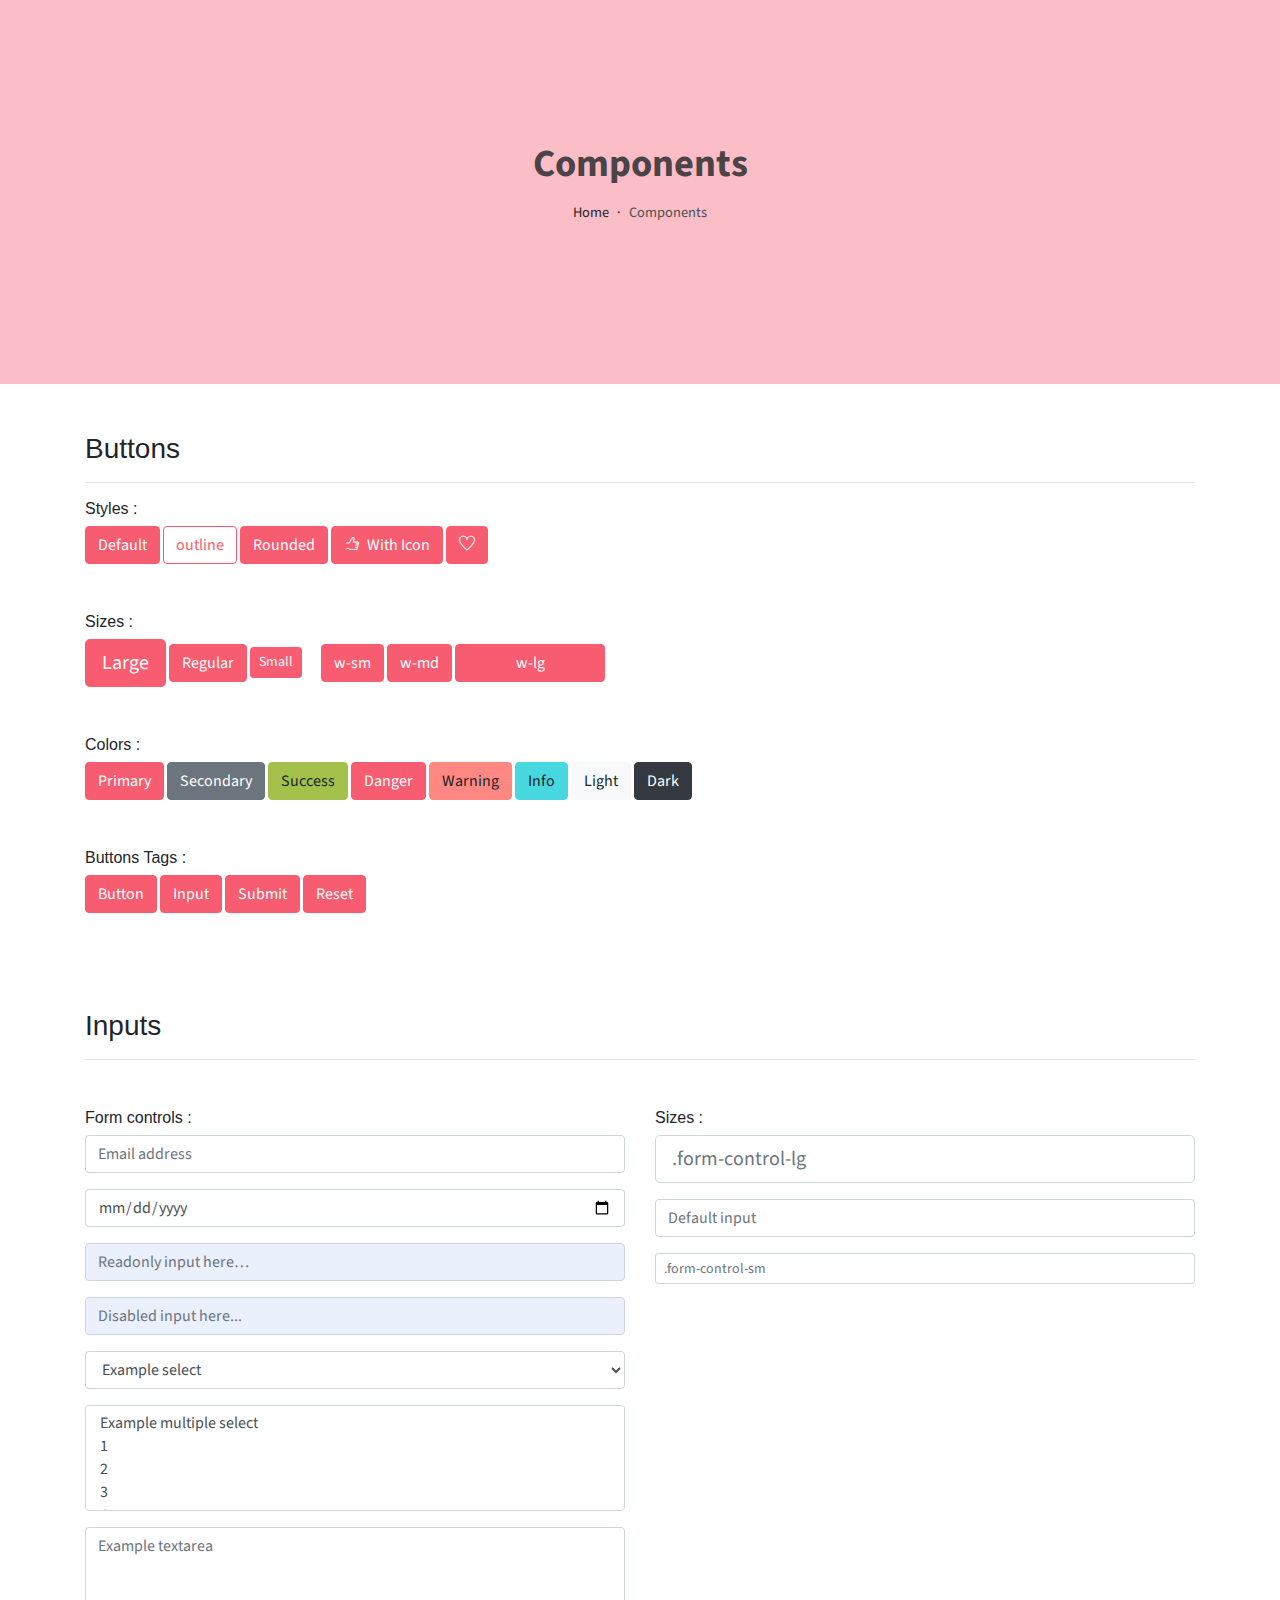
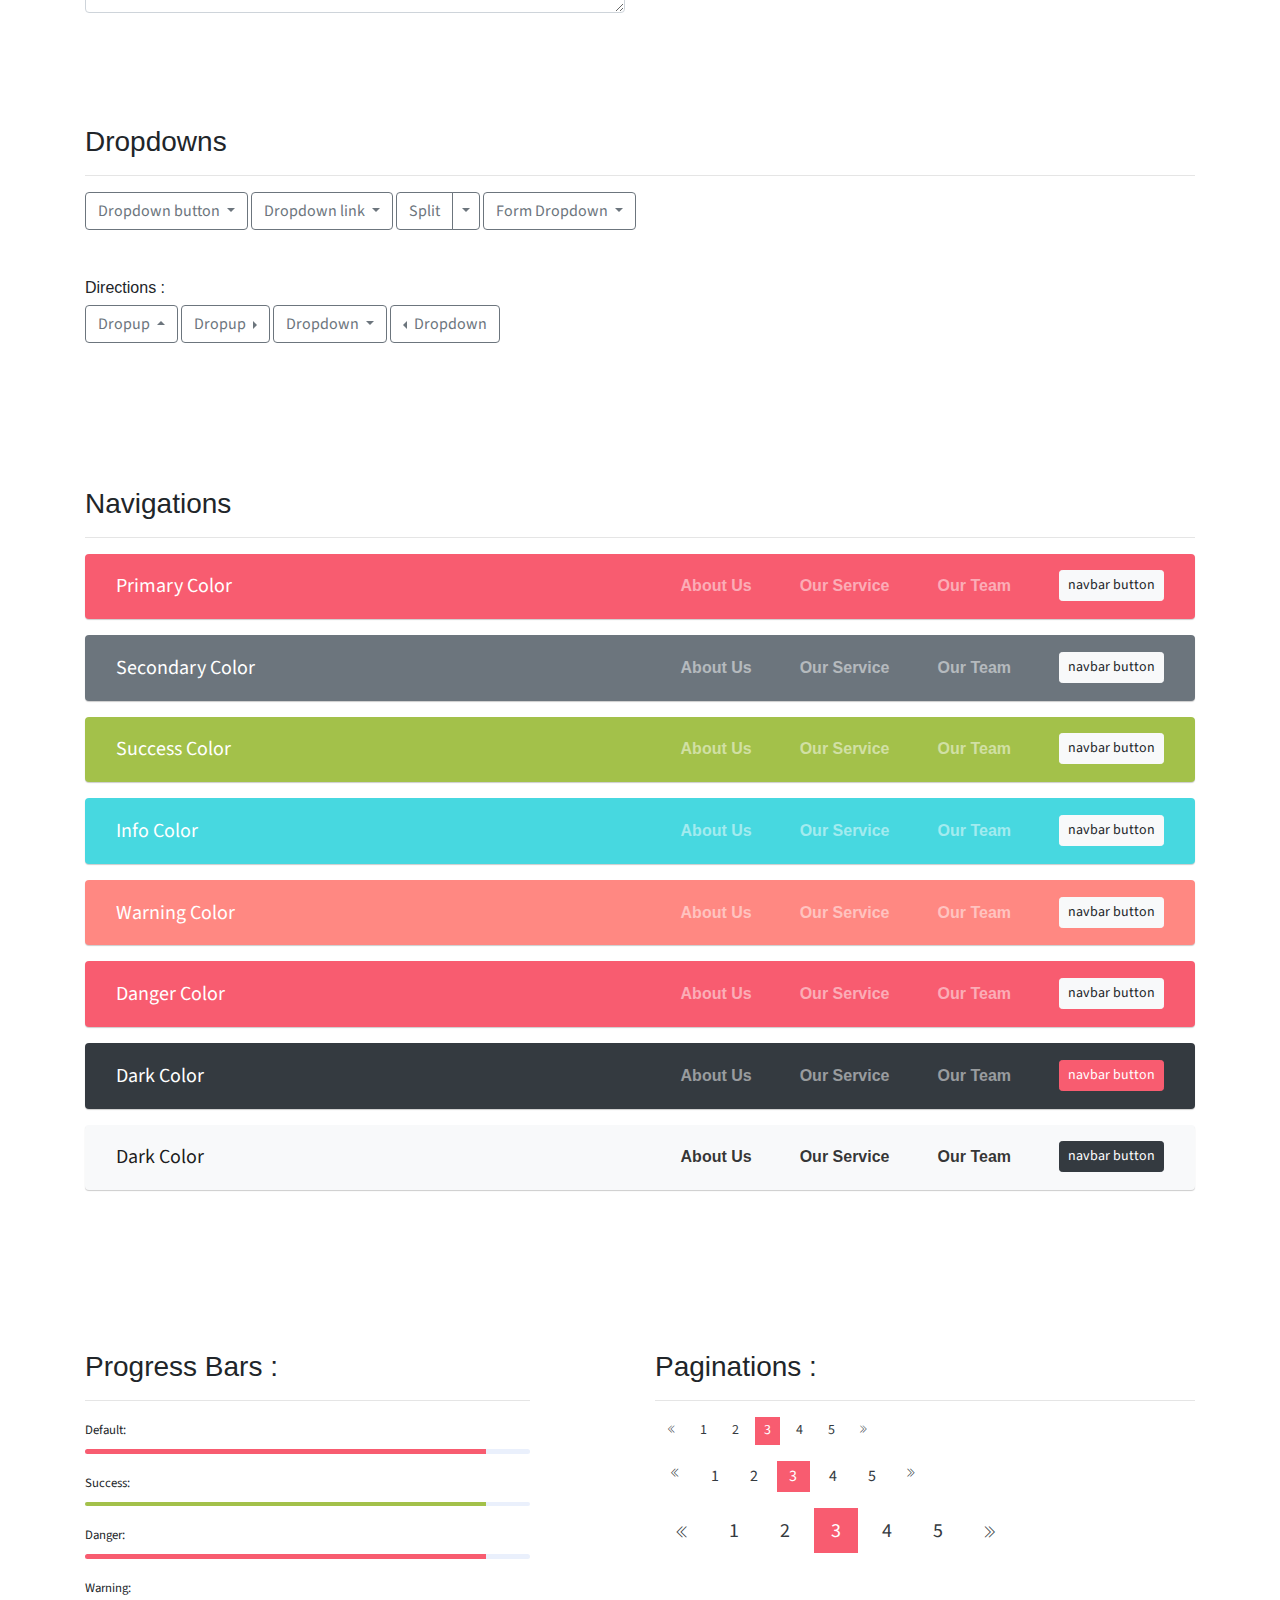
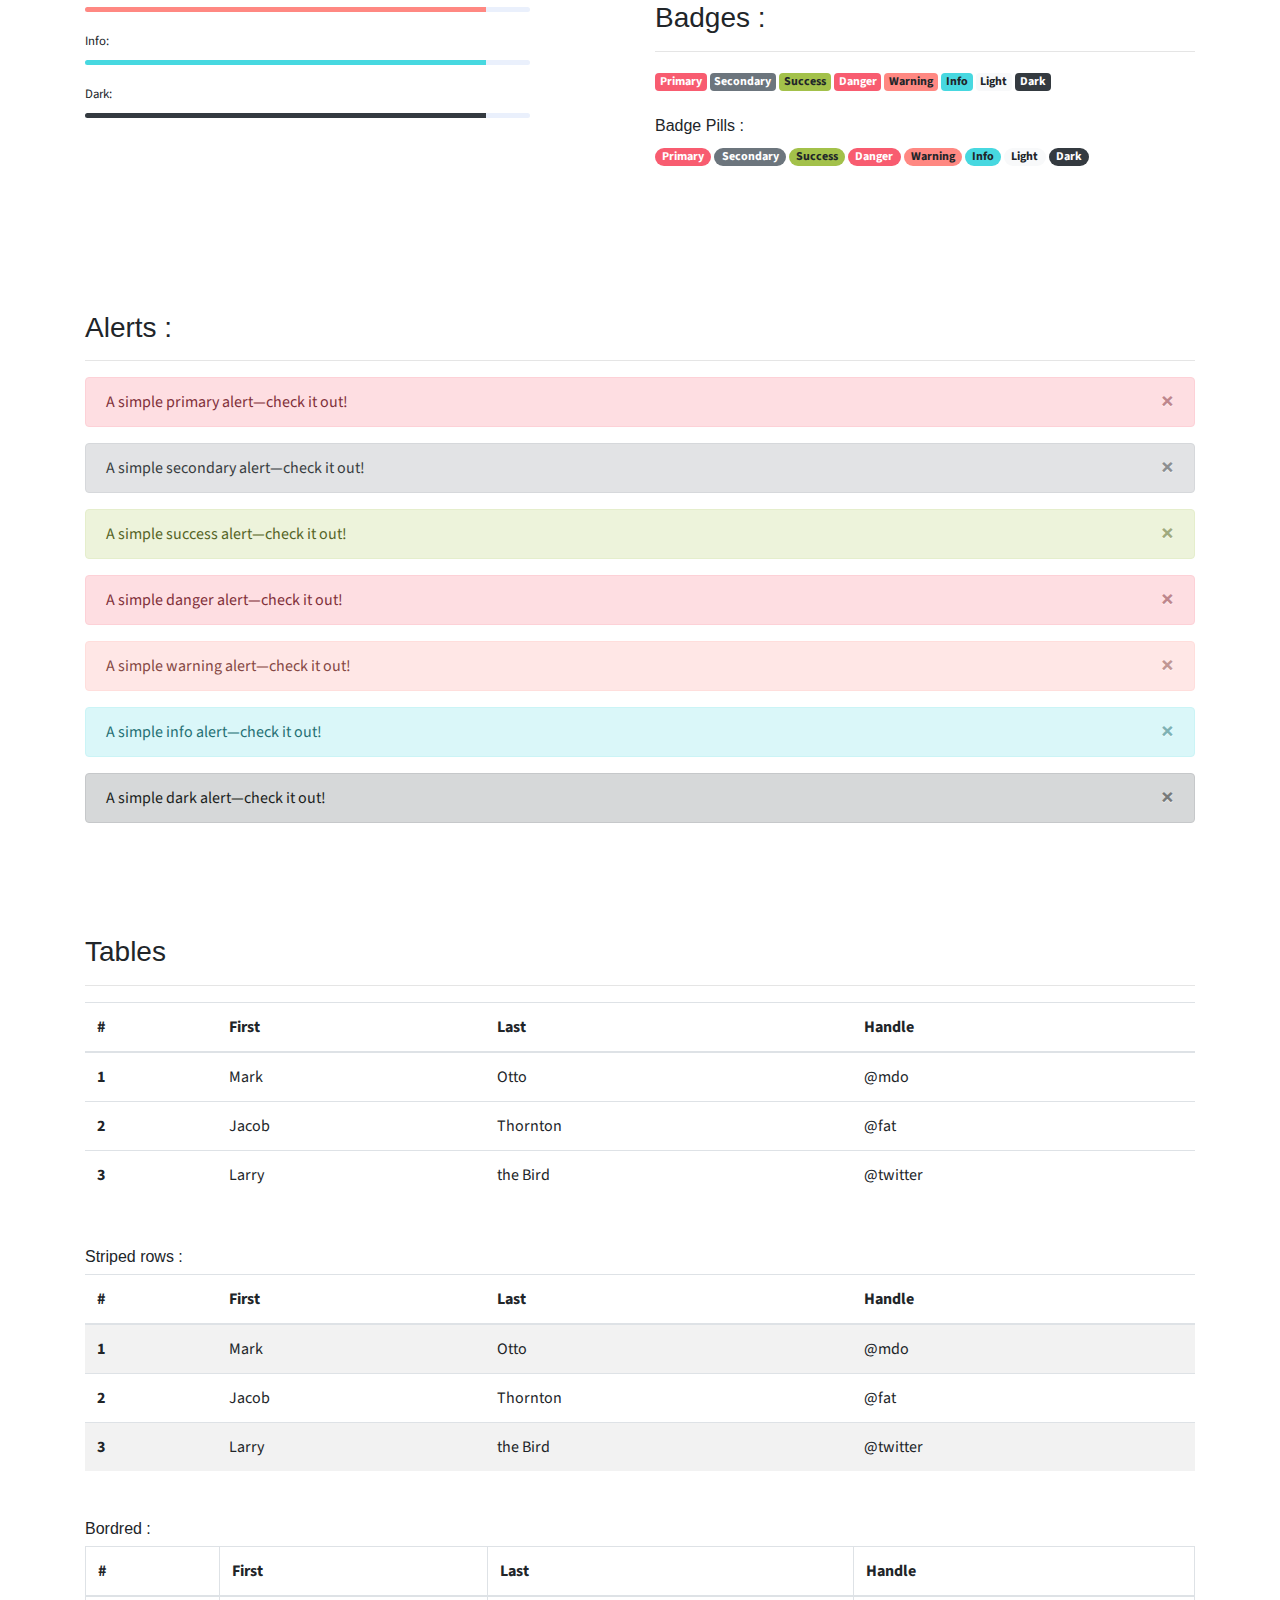
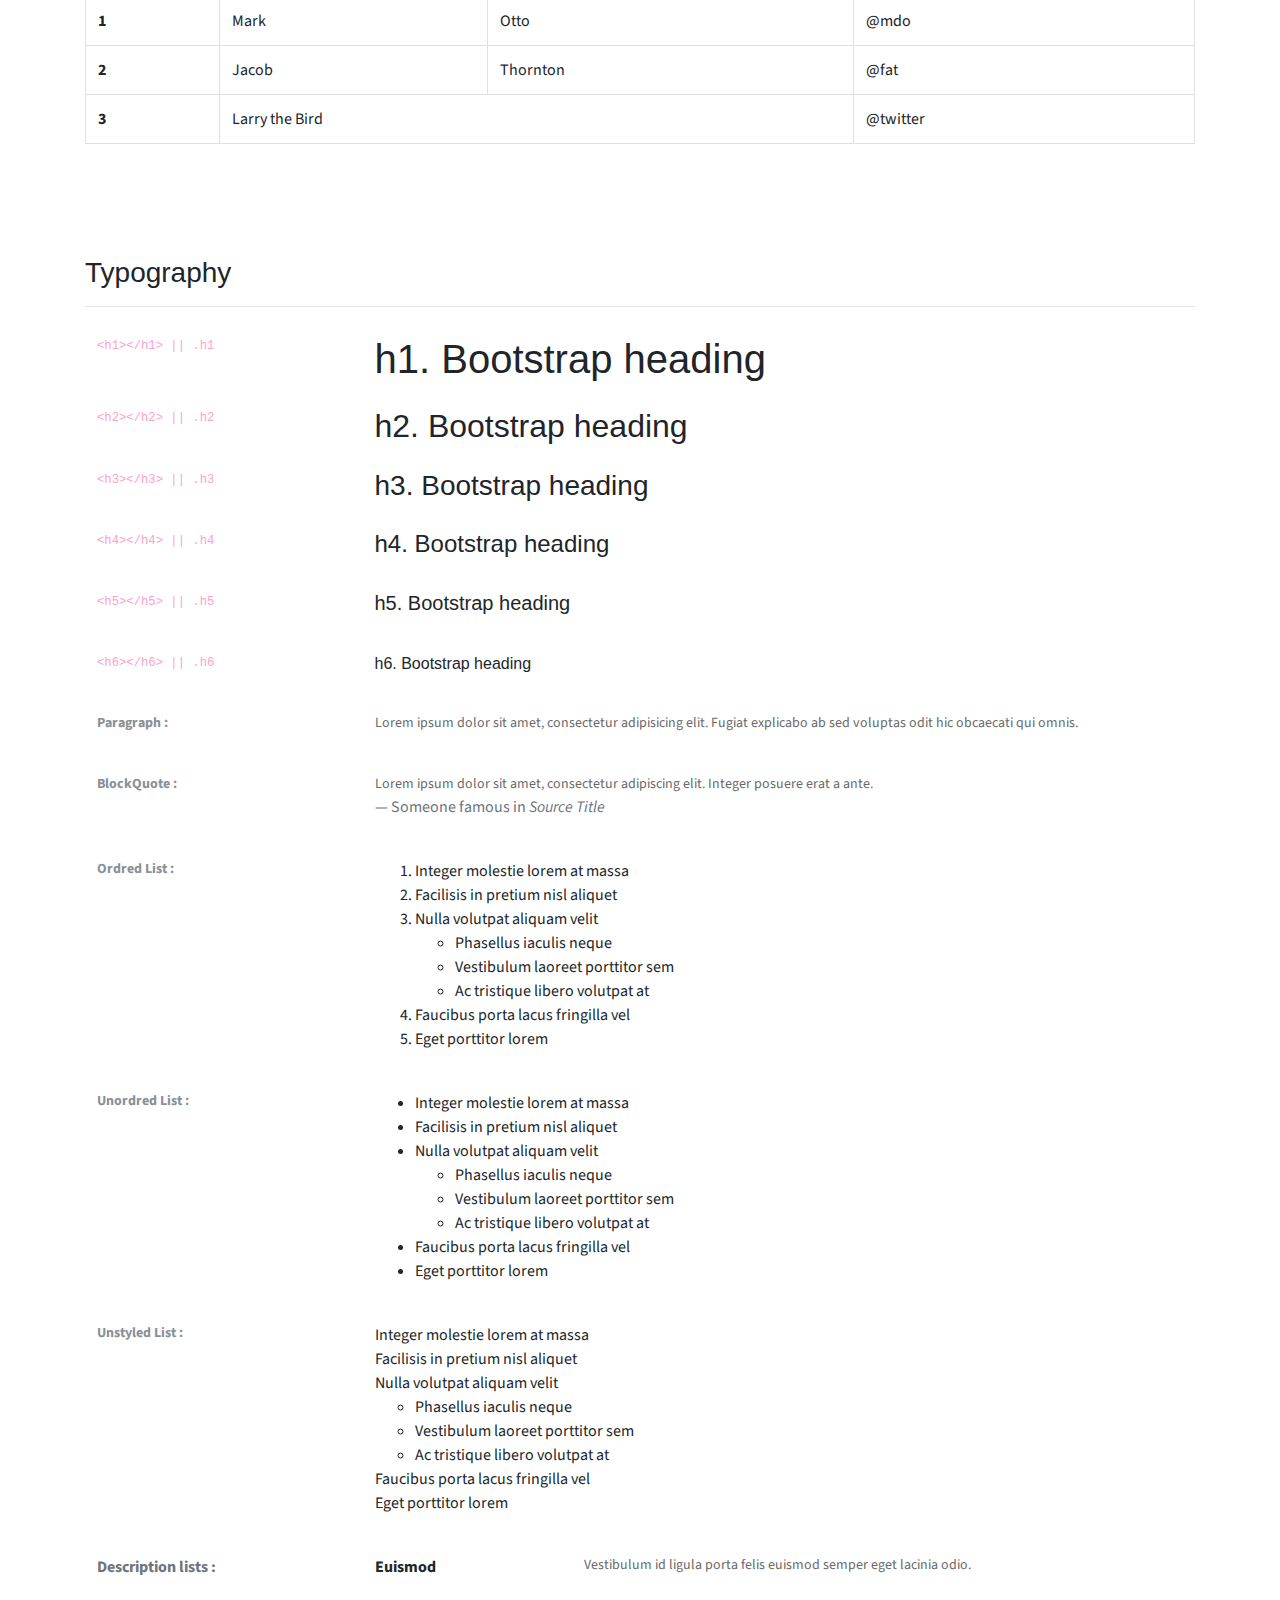
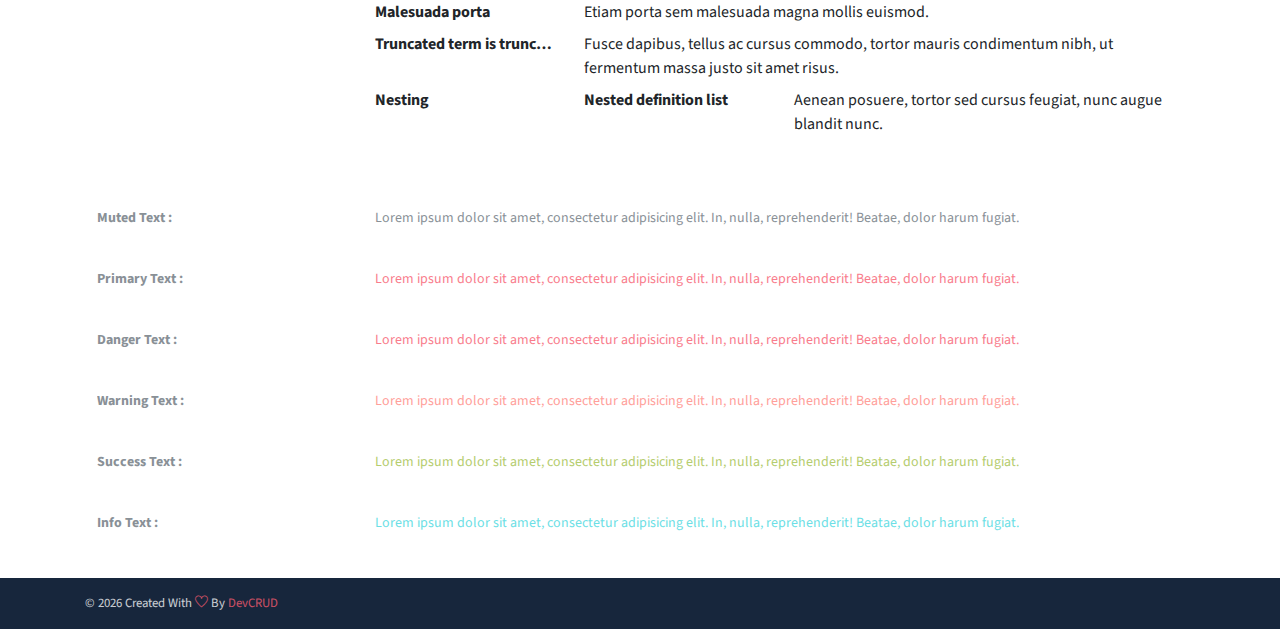
<file: components.html>
<!DOCTYPE html>
<html lang="en">
<head>
   <meta charset="utf-8">
   <meta name="viewport" content="width=device-width, initial-scale=1, shrink-to-fit=no">
   <meta name="description" content="Start your development with JohnDoe landing page.">
   <meta name="author" content="Devcrud">
   <title>JohnDoe Landing page | Components</title>
   <link rel="icon" href="assets/imgs/favicon.png" type="image/png">
   <!-- font icons -->
   <link rel="stylesheet" href="assets/vendors/themify-icons/css/themify-icons.css">
   <!-- Bootstrap + Steller  -->
   <link rel="stylesheet" href="assets/css/johndoe.css">
</head>
<body>

   <!-- Page Header -->
   <header class="header header-mini"> 
      <div class="header-title">Components</div> 
      <nav aria-label="breadcrumb">
         <ol class="breadcrumb">
            <li class="breadcrumb-item"><a href="/">Home</a></li>
            <li class="breadcrumb-item active" aria-current="page">Components</li>
         </ol>
      </nav>
   </header> <!-- End Of Page Header -->

   <!-- main content -->
   <div class="container">

      <!-- Buttons -->
      <h3 class="mt-5">Buttons</h3>
      <hr>
      <h6 class="section-secondary-title">Styles :</h6>
      <button class="btn btn-primary">Default</button>
      <button class="btn btn-outline-primary">outline</button>
      <button class="btn btn-primary rounded">Rounded</button>
      <button class="btn btn-primary rounded"><i class="ti-thumb-up pr-1"></i> With Icon</button>
      <button class="btn btn-primary circle"><i class="ti-heart"></i></button>

      <h6 class="section-secondary-title mt-5">Sizes :</h6>
      <button class="btn btn-primary btn-lg">Large</button>
      <button class="btn btn-primary ">Regular</button>
      <button class="btn btn-primary btn-sm">Small</button>
      <button class="btn btn-primary w-sm ml-3">w-sm</button>
      <button class="btn btn-primary w-md">w-md</button>
      <button class="btn btn-primary w-lg">w-lg</button>

      <h6 class="section-secondary-title mt-5">Colors :</h6>          
      <button type="button" class="btn btn-primary">Primary</button>
      <button type="button" class="btn btn-secondary">Secondary</button>
      <button type="button" class="btn btn-success">Success</button>
      <button type="button" class="btn btn-danger">Danger</button>
      <button type="button" class="btn btn-warning">Warning</button>
      <button type="button" class="btn btn-info">Info</button>
      <button type="button" class="btn btn-light">Light</button>
      <button type="button" class="btn btn-dark">Dark</button>

      <h6 class="section-secondary-title mt-5">Buttons Tags :</h6>
      <button class="btn btn-primary" type="submit">Button</button>
      <input class="btn btn-primary" type="button" value="Input">
      <input class="btn btn-primary" type="submit" value="Submit">
      <input class="btn btn-primary" type="reset" value="Reset">
      
      <!-- devider -->
      <div class="py-5"></div>

      <!-- Inputs -->
      <h3>Inputs</h3>
      <hr>
      <div class="row mt-5">
         <div class="col-md-6">
            <h6 class="section-secondary-title">Form controls :</h6>        
            <div class="form-group">
               <input type="email" class="form-control" id="exampleFormControlInput1" placeholder="Email address">
            </div>
            <div class="form-group">
               <input type="date" class="form-control" id="exampleFormControlInput1" placeholder="Date">
            </div>
            <div class="form-group">
               <input class="form-control" type="text" placeholder="Readonly input here…" readonly>
            </div>
            <div class="form-group">
               <input class="form-control" id="disabledInput" type="text" placeholder="Disabled input here..." disabled>
            </div>
            <div class="form-group">
               <select class="form-control" id="exampleFormControlSelect1">
                  <option>Example select</option>
                  <option>1</option>
                  <option>2</option>
                  <option>3</option>
                  <option>4</option>
                  <option>5</option>
               </select>
            </div>
            <div class="form-group">
               <select multiple class="form-control" id="exampleFormControlSelect2">
                  <option>Example multiple select</option>
                  <option>1</option>
                  <option>2</option>
                  <option>3</option>
                  <option>4</option>
                  <option>5</option>
               </select>
            </div>
            <div class="form-group">
               <textarea class="form-control" id="exampleFormControlTextarea1" rows="3" placeholder="Example textarea"></textarea>
            </div>
         </div>
         <div class="col-md-6">
            <h6 class="section-secondary-title">Sizes :</h6>    
            <div class="form-group">
               <input class="form-control form-control-lg" type="text" placeholder=".form-control-lg">             
            </div>
            <div class="form-group">
               <input class="form-control" type="text" placeholder="Default input">
            </div>
            <div class="form-group">
               <input class="form-control form-control-sm" type="text" placeholder=".form-control-sm"> 
            </div>
         </div>
      </div> <!-- end of inputs -->   

      <!-- devider -->
      <div class="py-5"></div>             

      <!-- Dropdowns -->
      <h3 class="components-section-title font-weight-normal">Dropdowns</h3>
      <hr>
      <div class="dropdown d-inline-block">
         <button class="btn btn-outline-secondary dropdown-toggle" type="button" id="dropdownMenuButton" data-toggle="dropdown" aria-haspopup="true" aria-expanded="false">
         Dropdown button
         </button>
         <div class="dropdown-menu" aria-labelledby="dropdownMenuButton">
         <a class="dropdown-item" href="#">Action</a>
         <a class="dropdown-item" href="#">Another action</a>
         <a class="dropdown-item" href="#">Something else here</a>
         </div>
      </div>
      <div class="dropdown d-inline-block">
         <a class="btn btn-outline-secondary dropdown-toggle" href="#" role="button" id="dropdownMenuLink" data-toggle="dropdown" aria-haspopup="true" aria-expanded="false">
            Dropdown link
         </a>
         <div class="dropdown-menu" aria-labelledby="dropdownMenuLink">
            <a class="dropdown-item" href="#">Action</a>
            <a class="dropdown-item" href="#">Another action</a>
            <a class="dropdown-item" href="#">Something else here</a>
         </div>
      </div>
      <div class="btn-group">
         <button type="button" class="btn btn-outline-secondary">Split</button>
         <button type="button" class="btn btn-outline-secondary dropdown-toggle dropdown-toggle-split" data-toggle="dropdown" aria-haspopup="true" aria-expanded="false">
         <span class="sr-only">Toggle Dropdown</span>
         </button>
         <div class="dropdown-menu">
            <a class="dropdown-item" href="#">Action</a>
            <a class="dropdown-item" href="#">Another action</a>
            <a class="dropdown-item" href="#">Something else here</a>
            <div class="dropdown-divider"></div>
            <a class="dropdown-item" href="#">Separated link</a>
         </div>
      </div>
      <div class="btn-group">
         <button class="btn btn-outline-secondary dropdown-toggle" type="button" id="dropdownMenuButton" data-toggle="dropdown" aria-haspopup="true" aria-expanded="false">
            Form Dropdown
         </button>
         <div class="dropdown-menu form">
            <form class="px-4 py-3">
               <div class="form-group">
                  <input type="email" class="form-control" id="exampleDropdownFormEmail1" placeholder="email@example.com">
               </div>
               <div class="form-group">
                  <input type="password" class="form-control" id="exampleDropdownFormPassword1" placeholder="Password">
               </div>
               <div class="form-check mb-3">
                  <input type="checkbox" class="form-check-input" id="dropdownCheck">
                  <label class="form-check-label" for="dropdownCheck">
                     Remember me
                  </label>
               </div>
               <button type="submit" class="btn btn-primary btn-block">Sign in</button>
            </form>
            <div class="dropdown-divider"></div>
            <a class="dropdown-item" href="#"><small>New around here? Sign up</small></a>
            <a class="dropdown-item" href="#"><small>Forgot password?</small></a>
         </div>
      </div>       
      <h6 class="section-secondary-title mt-5">Directions :</h6>  
      <div class="btn-group dropup">
         <button type="button" class="btn btn-outline-secondary dropdown-toggle" data-toggle="dropdown" aria-haspopup="true" aria-expanded="false">
            Dropup
         </button>
         <div class="dropdown-menu">
            <a class="dropdown-item" href="#">Action</a>
            <a class="dropdown-item" href="#">Another action</a>
            <a class="dropdown-item" href="#">Something else here</a>
            <div class="dropdown-divider"></div>
            <a class="dropdown-item" href="#">Separated link</a>
         </div>
      </div>
      <div class="btn-group dropright">
         <button type="button" class="btn btn-outline-secondary dropdown-toggle" data-toggle="dropdown" aria-haspopup="true" aria-expanded="false">
            Dropup
         </button>
         <div class="dropdown-menu">
            <a class="dropdown-item" href="#">Action</a>
            <a class="dropdown-item" href="#">Another action</a>
            <a class="dropdown-item" href="#">Something else here</a>
            <div class="dropdown-divider"></div>
            <a class="dropdown-item" href="#">Separated link</a>
         </div>
      </div>
      <div class="btn-group">
         <button type="button" class="btn btn-outline-secondary dropdown-toggle" data-toggle="dropdown" aria-haspopup="true" aria-expanded="false">
            Dropdown
         </button>
         <div class="dropdown-menu">
            <a class="dropdown-item" href="#">Action</a>
            <a class="dropdown-item" href="#">Another action</a>
            <a class="dropdown-item" href="#">Something else here</a>
            <div class="dropdown-divider"></div>
            <a class="dropdown-item" href="#">Separated link</a>
         </div>
      </div>
      <div class="btn-group dropleft">
         <button type="button" class="btn btn-outline-secondary dropdown-toggle" data-toggle="dropdown" aria-haspopup="true" aria-expanded="false">
            Dropdown
         </button>
         <div class="dropdown-menu">
            <a class="dropdown-item" href="#">Action</a>
            <a class="dropdown-item" href="#">Another action</a>
            <a class="dropdown-item" href="#">Something else here</a>
            <div class="dropdown-divider"></div>
            <a class="dropdown-item" href="#">Separated link</a>
         </div>
      </div> <!-- end of Dropdowns -->  

      <!-- devider -->
      <div class="py-5"></div>   

      <!-- navbars -->
      <h3 class="components-section-title font-weight-normal mt-5">Navigations</h3>
      <hr>
      <nav class="navbar navbar-expand-sm navbar-dark bg-primary rounded shadow mb-3">
         <div class="container">
            <a class="navbar-brand" href="#">Primary Color</a>
            <button class="navbar-toggler ml-auto" type="button" data-toggle="collapse" data-target="#navbarSupportedContent" aria-controls="navbarSupportedContent" aria-expanded="false" aria-label="Toggle navigation">
            <span class="navbar-toggler-icon"></span>
            </button>
            <div class="collapse navbar-collapse" id="navbarSupportedContent">
               <ul class="navbar-nav ml-auto"> 
                  <li class="nav-item">
                     <a class="nav-link" href="#about">About Us</a>
                  </li>
                  <li class="nav-item">
                     <a class="nav-link" href="#service">Our Service</a>
                  </li>
                  <li class="nav-item">
                     <a class="nav-link" href="#team">Our Team</a>
                  </li>
                  <li class="nav-item">
                     <a href="#book-table" class="ml-4 mt-1 btn btn-light btn-sm">navbar button</a>
                  </li>
               </ul>                       
            </div>
         </div>
      </nav>
      <nav class="navbar navbar-expand-sm navbar-dark bg-secondary rounded shadow mb-3">
         <div class="container">
            <a class="navbar-brand" href="#">Secondary Color</a>
            <button class="navbar-toggler ml-auto" type="button" data-toggle="collapse" data-target="#navbarSupportedContent" aria-controls="navbarSupportedContent" aria-expanded="false" aria-label="Toggle navigation">
            <span class="navbar-toggler-icon"></span>
            </button>
            <div class="collapse navbar-collapse" id="navbarSupportedContent">
               <ul class="navbar-nav ml-auto"> 
                  <li class="nav-item">
                     <a class="nav-link" href="#about">About Us</a>
                  </li>
                  <li class="nav-item">
                     <a class="nav-link" href="#service">Our Service</a>
                  </li>
                  <li class="nav-item">
                     <a class="nav-link" href="#team">Our Team</a>
                  </li>
                  <li class="nav-item">
                     <a href="#book-table" class="ml-4 mt-1 btn btn-light btn-sm">navbar button</a>
                  </li>
               </ul>                       
            </div>
         </div>
      </nav>
      <nav class="navbar navbar-expand-sm navbar-dark bg-success rounded shadow mb-3">
         <div class="container">
            <a class="navbar-brand" href="#">Success Color</a>
            <button class="navbar-toggler ml-auto" type="button" data-toggle="collapse" data-target="#navbarSupportedContent" aria-controls="navbarSupportedContent" aria-expanded="false" aria-label="Toggle navigation">
            <span class="navbar-toggler-icon"></span>
            </button>
            <div class="collapse navbar-collapse" id="navbarSupportedContent">
               <ul class="navbar-nav ml-auto"> 
                  <li class="nav-item">
                     <a class="nav-link" href="#about">About Us</a>
                  </li>
                  <li class="nav-item">
                     <a class="nav-link" href="#service">Our Service</a>
                  </li>
                  <li class="nav-item">
                     <a class="nav-link" href="#team">Our Team</a>
                  </li>
                  <li class="nav-item">
                     <a href="#book-table" class="ml-4 mt-1 btn btn-light btn-sm">navbar button</a>
                  </li>
               </ul>                       
            </div>
         </div>
      </nav>
      <nav class="navbar navbar-expand-sm navbar-dark bg-info rounded shadow mb-3">
         <div class="container">
            <a class="navbar-brand" href="#">Info Color</a>
            <button class="navbar-toggler ml-auto" type="button" data-toggle="collapse" data-target="#navbarSupportedContent" aria-controls="navbarSupportedContent" aria-expanded="false" aria-label="Toggle navigation">
            <span class="navbar-toggler-icon"></span>
            </button>
            <div class="collapse navbar-collapse" id="navbarSupportedContent">
               <ul class="navbar-nav ml-auto"> 
                  <li class="nav-item">
                     <a class="nav-link" href="#about">About Us</a>
                  </li>
                  <li class="nav-item">
                     <a class="nav-link" href="#service">Our Service</a>
                  </li>
                  <li class="nav-item">
                     <a class="nav-link" href="#team">Our Team</a>
                  </li>
                  <li class="nav-item">
                     <a href="#book-table" class="ml-4 mt-1 btn btn-light btn-sm">navbar button</a>
                  </li>
               </ul>                       
            </div>
         </div>
      </nav>
      <nav class="navbar navbar-expand-sm navbar-dark bg-warning rounded shadow mb-3">
         <div class="container">
            <a class="navbar-brand" href="#">Warning Color</a>
            <button class="navbar-toggler ml-auto" type="button" data-toggle="collapse" data-target="#navbarSupportedContent" aria-controls="navbarSupportedContent" aria-expanded="false" aria-label="Toggle navigation">
            <span class="navbar-toggler-icon"></span>
            </button>
            <div class="collapse navbar-collapse" id="navbarSupportedContent">
               <ul class="navbar-nav ml-auto"> 
                  <li class="nav-item">
                     <a class="nav-link" href="#about">About Us</a>
                  </li>
                  <li class="nav-item">
                     <a class="nav-link" href="#service">Our Service</a>
                  </li>
                  <li class="nav-item">
                     <a class="nav-link" href="#team">Our Team</a>
                  </li>
                  <li class="nav-item">
                     <a href="#book-table" class="ml-4 mt-1 btn btn-light btn-sm">navbar button</a>
                  </li>
               </ul>                       
            </div>
         </div>
      </nav>
      <nav class="navbar navbar-expand-sm navbar-dark bg-danger rounded shadow mb-3">
         <div class="container">
            <a class="navbar-brand" href="#">Danger Color</a>
            <button class="navbar-toggler ml-auto" type="button" data-toggle="collapse" data-target="#navbarSupportedContent" aria-controls="navbarSupportedContent" aria-expanded="false" aria-label="Toggle navigation">
            <span class="navbar-toggler-icon"></span>
            </button>
            <div class="collapse navbar-collapse" id="navbarSupportedContent">
               <ul class="navbar-nav ml-auto"> 
                  <li class="nav-item">
                     <a class="nav-link" href="#about">About Us</a>
                  </li>
                  <li class="nav-item">
                     <a class="nav-link" href="#service">Our Service</a>
                  </li>
                  <li class="nav-item">
                     <a class="nav-link" href="#team">Our Team</a>
                  </li>
                  <li class="nav-item">
                     <a href="#book-table" class="ml-4 mt-1 btn btn-light btn-sm">navbar button</a>
                  </li>
               </ul>                       
            </div>
         </div>
      </nav>
      <nav class="navbar navbar-expand-sm navbar-dark bg-dark rounded shadow mb-3">
         <div class="container">
            <a class="navbar-brand" href="#">Dark Color</a>
            <button class="navbar-toggler ml-auto" type="button" data-toggle="collapse" data-target="#navbarSupportedContent" aria-controls="navbarSupportedContent" aria-expanded="false" aria-label="Toggle navigation">
            <span class="navbar-toggler-icon"></span>
            </button>
            <div class="collapse navbar-collapse" id="navbarSupportedContent">
               <ul class="navbar-nav ml-auto"> 
                  <li class="nav-item">
                     <a class="nav-link" href="#about">About Us</a>
                  </li>
                  <li class="nav-item">
                     <a class="nav-link" href="#service">Our Service</a>
                  </li>
                  <li class="nav-item">
                     <a class="nav-link" href="#team">Our Team</a>
                  </li>
                  <li class="nav-item">
                     <a href="#book-table" class="ml-4 mt-1 btn btn-primary btn-sm">navbar button</a>
                  </li>
               </ul>                       
            </div>
         </div>
      </nav>
      <nav class="navbar navbar-expand-sm navbar-light bg-light rounded shadow mb-3">
         <div class="container">
            <a class="navbar-brand" href="#">Dark Color</a>
            <button class="navbar-toggler ml-auto" type="button" data-toggle="collapse" data-target="#navbarSupportedContent" aria-controls="navbarSupportedContent" aria-expanded="false" aria-label="Toggle navigation">
            <span class="navbar-toggler-icon"></span>
            </button>
            <div class="collapse navbar-collapse" id="navbarSupportedContent">
               <ul class="navbar-nav ml-auto"> 
                  <li class="nav-item">
                     <a class="nav-link" href="#about">About Us</a>
                  </li>
                  <li class="nav-item">
                     <a class="nav-link" href="#service">Our Service</a>
                  </li>
                  <li class="nav-item">
                     <a class="nav-link" href="#team">Our Team</a>
                  </li>
                  <li class="nav-item">
                     <a href="#book-table" class="ml-4 mt-1 btn btn-dark btn-sm">navbar button</a>
                  </li>
               </ul>                       
            </div>
         </div>
      </nav>
      <!-- End of navbars -->

      <!-- devider -->
      <div class="py-5"></div>   
      
      <!-- progress bars -->
      <div class="row justify-content-between">
         <div class="col-md-5">
            <h3 class="components-section-title font-weight-normal mt-5">Progress Bars :</h3>
            <hr>
            <small>Default: </small>
            <div class="progress mt-2 mb-3">
               <div class="progress-bar" role="progressbar" style="width: 90%" aria-valuenow="25" aria-valuemin="0" aria-valuemax="100"></div>
            </div>
            <small>Success:</small>
            <div class="progress mt-2 mb-3">
               <div class="progress-bar bg-success" role="progressbar" style="width: 90%" aria-valuenow="25" aria-valuemin="0" aria-valuemax="100"></div>
            </div>
            <small>Danger:</small>
            <div class="progress mt-2 mb-3">
               <div class="progress-bar bg-danger" role="progressbar" style="width: 90%" aria-valuenow="25" aria-valuemin="0" aria-valuemax="100"></div>
            </div>
            <small>Warning:</small>
            <div class="progress mt-2 mb-3">
               <div class="progress-bar bg-warning" role="progressbar" style="width: 90%" aria-valuenow="25" aria-valuemin="0" aria-valuemax="100"></div>
            </div>
            <small>Info:</small>
            <div class="progress mt-2 mb-3">
               <div class="progress-bar bg-info" role="progressbar" style="width: 90%" aria-valuenow="25" aria-valuemin="0" aria-valuemax="100"></div>
            </div>
            <small>Dark:</small>
            <div class="progress mt-2 mb-3">
               <div class="progress-bar bg-dark" role="progressbar" style="width: 90%" aria-valuenow="25" aria-valuemin="0" aria-valuemax="100"></div>
            </div>
         </div>
         <div class="col-md-6">
            <h3 class="components-section-title font-weight-normal mt-5">Paginations :</h3>
            <hr>
            <nav aria-label="Page navigation example">
               <ul class="pagination pagination-sm">
                  <li class="page-item"><a class="page-link" href="#"><i class="ti-angle-double-left"></i></a></li>
                  <li class="page-item"><a class="page-link" href="#">1</a></li>
                  <li class="page-item"><a class="page-link" href="#">2</a></li>
                  <li class="page-item active"><a class="page-link" href="#">3</a></li>
                  <li class="page-item"><a class="page-link" href="#">4</a></li>
                  <li class="page-item"><a class="page-link" href="#">5</a></li>
                  <li class="page-item"><a class="page-link" href="#"><i class="ti-angle-double-right"></i></a></li>
               </ul>
            </nav>
            <nav aria-label="Page navigation example">
               <ul class="pagination">
               <li class="page-item"><a class="page-link" href="#"><i class="ti-angle-double-left"></i></a></li>
                  <li class="page-item"><a class="page-link" href="#">1</a></li>
                  <li class="page-item"><a class="page-link" href="#">2</a></li>
                  <li class="page-item active"><a class="page-link" href="#">3</a></li>
                  <li class="page-item"><a class="page-link" href="#">4</a></li>
                  <li class="page-item"><a class="page-link" href="#">5</a></li>
                  <li class="page-item"><a class="page-link" href="#"><i class="ti-angle-double-right"></i></a></li>
               </ul>
            </nav>
            <nav aria-label="Page navigation example">
               <ul class="pagination pagination-lg">
                  <li class="page-item"><a class="page-link" href="#"><i class="ti-angle-double-left"></i></a></li>
                  <li class="page-item"><a class="page-link" href="#">1</a></li>
                  <li class="page-item"><a class="page-link" href="#">2</a></li>
                  <li class="page-item active"><a class="page-link" href="#">3</a></li>
                  <li class="page-item"><a class="page-link" href="#">4</a></li>
                  <li class="page-item"><a class="page-link" href="#">5</a></li>
                  <li class="page-item"><a class="page-link" href="#"><i class="ti-angle-double-right"></i></a></li>
               </ul>
            </nav>

            <!-- Badges -->
            <h3 class="components-section-title font-weight-normal mt-5">Badges :</h3>
            <hr>
            <span class="badge badge-primary">Primary</span>
            <span class="badge badge-secondary">Secondary</span>
            <span class="badge badge-success">Success</span>
            <span class="badge badge-danger">Danger</span>
            <span class="badge badge-warning">Warning</span>
            <span class="badge badge-info">Info</span>
            <span class="badge badge-light">Light</span>
            <span class="badge badge-dark">Dark</span>
            <h6 class="section-secondary-title mt-4 mb-2">Badge Pills :</h6>
            <span class="badge badge-pill badge-primary">Primary</span>
            <span class="badge badge-pill badge-secondary">Secondary</span>
            <span class="badge badge-pill badge-success">Success</span>
            <span class="badge badge-pill badge-danger">Danger</span>
            <span class="badge badge-pill badge-warning">Warning</span>
            <span class="badge badge-pill badge-info">Info</span>
            <span class="badge badge-pill badge-light">Light</span>
            <span class="badge badge-pill badge-dark">Dark</span>
         </div>
      </div> <!-- End of Progress bars -->

      <!-- devider -->
      <div class="py-5"></div>  

      <!-- Alerts -->
      <h3 class="components-section-title font-weight-normal mt-5">Alerts :</h3>
      <hr>
      <div class="alert alert-primary alert-dismissible fade show" role="alert">
         A simple primary alert—check it out!
         <button type="button" class="close" data-dismiss="alert" aria-label="Close">
            <span aria-hidden="true">&times;</span>
         </button>
      </div>
      <div class="alert alert-secondary alert-dismissible fade show" role="alert">
         A simple secondary alert—check it out!
         <button type="button" class="close" data-dismiss="alert" aria-label="Close">
            <span aria-hidden="true">&times;</span>
         </button>
      </div>
      <div class="alert alert-success alert-dismissible fade show" role="alert">
         A simple success alert—check it out!
         <button type="button" class="close" data-dismiss="alert" aria-label="Close">
            <span aria-hidden="true">&times;</span>
         </button>
      </div>
      <div class="alert alert-danger alert-dismissible fade show" role="alert">
         A simple danger alert—check it out!
         <button type="button" class="close" data-dismiss="alert" aria-label="Close">
            <span aria-hidden="true">&times;</span>
         </button>
      </div>
      <div class="alert alert-warning alert-dismissible fade show" role="alert">
         A simple warning alert—check it out!
         <button type="button" class="close" data-dismiss="alert" aria-label="Close">
            <span aria-hidden="true">&times;</span>
         </button>
      </div>
      <div class="alert alert-info alert-dismissible fade show" role="alert">
         A simple info alert—check it out!
         <button type="button" class="close" data-dismiss="alert" aria-label="Close">
            <span aria-hidden="true">&times;</span>
         </button>
      </div>
      <div class="alert alert-dark alert-dismissible fade show" role="alert">
         A simple dark alert—check it out!
         <button type="button" class="close" data-dismiss="alert" aria-label="Close">
            <span aria-hidden="true">&times;</span>
         </button>
      </div>
      <!-- end of alerts -->

      <!-- devider -->
      <div class="py-5"></div> 
   
      <!-- tables -->
      <h3 class="components-section-title">Tables</h3>
      <hr>
      <table class="table">
         <thead>
            <tr>
               <th scope="col">#</th>
               <th scope="col">First</th>
               <th scope="col">Last</th>
               <th scope="col">Handle</th>
            </tr>
         </thead>
         <tbody>
            <tr>
               <th scope="row">1</th>
               <td>Mark</td>
               <td>Otto</td>
               <td>@mdo</td>
            </tr>
            <tr>
               <th scope="row">2</th>
               <td>Jacob</td>
               <td>Thornton</td>
               <td>@fat</td>
            </tr>
            <tr>
               <th scope="row">3</th>
               <td>Larry</td>
               <td>the Bird</td>
               <td>@twitter</td>
            </tr>
         </tbody>
      </table>

      <h6 class="section-secondary-title mt-5">Striped rows :</h6>
      <table class="table table-striped">
         <thead>
            <tr>
               <th scope="col">#</th>
               <th scope="col">First</th>
               <th scope="col">Last</th>
               <th scope="col">Handle</th>
            </tr>
         </thead>
         <tbody>
            <tr>
               <th scope="row">1</th>
               <td>Mark</td>
               <td>Otto</td>
               <td>@mdo</td>
            </tr>
            <tr>
               <th scope="row">2</th>
               <td>Jacob</td>
               <td>Thornton</td>
               <td>@fat</td>
            </tr>
            <tr>
               <th scope="row">3</th>
               <td>Larry</td>
               <td>the Bird</td>
               <td>@twitter</td>
            </tr>
         </tbody>
      </table>

      <h6 class="section-secondary-title mt-5">Bordred :</h6>
      <table class="table table-bordered">
         <thead>
            <tr>
               <th scope="col">#</th>
               <th scope="col">First</th>
               <th scope="col">Last</th>
               <th scope="col">Handle</th>
            </tr>
         </thead>
         <tbody>
            <tr>
               <th scope="row">1</th>
               <td>Mark</td>
               <td>Otto</td>
               <td>@mdo</td>
            </tr>
            <tr>
               <th scope="row">2</th>
               <td>Jacob</td>
               <td>Thornton</td>
               <td>@fat</td>
            </tr>
            <tr>
               <th scope="row">3</th>
               <td colspan="2">Larry the Bird</td>
               <td>@twitter</td>
            </tr>
         </tbody>
      </table>
      <!-- end of tables -->

      <!-- devider -->
      <div class="py-5"></div> 

      <!-- typography -->
      <h3 class="components-section-title">Typography</h3>
      <hr>
     
      <table class="table table-borderless v-align-center">
         <tbody>
            <tr>
               <td>
                  <p><code class="highlighter-rouge">&lt;h1&gt;&lt;/h1&gt; || .h1</code></p>
               </td>
               <td class="w-75"><span class="h1">h1. Bootstrap heading</span></td>
            </tr>
            <tr>
               <td>
                  <p><code class="highlighter-rouge">&lt;h2&gt;&lt;/h2&gt; || .h2</code></p>
               </td>
               <td><span class="h2">h2. Bootstrap heading</span></td>
            </tr>
            <tr>
               <td>
                  <p><code class="highlighter-rouge">&lt;h3&gt;&lt;/h3&gt; || .h3</code></p>
               </td>
               <td><span class="h3">h3. Bootstrap heading</span></td>
            </tr>
            <tr>
               <td>
                  <p><code class="highlighter-rouge">&lt;h4&gt;&lt;/h4&gt; || .h4</code></p>
               </td>
               <td><span class="h4">h4. Bootstrap heading</span></td>
            </tr>
            <tr>
               <td>
                  <p><code class="highlighter-rouge">&lt;h5&gt;&lt;/h5&gt; || .h5</code></p>
               </td>
               <td><span class="h5">h5. Bootstrap heading</span></td>
            </tr>
            <tr>
               <td>
                  <p><code class="highlighter-rouge">&lt;h6&gt;&lt;/h6&gt; || .h6</code></p>
               </td>
               <td><span class="h6">h6. Bootstrap heading</span></td>
            </tr>
            <tr>
               <td>
                  <p class="font-weight-bold text-muted">Paragraph :</p>
               </td>
               <td><p>Lorem ipsum dolor sit amet, consectetur adipisicing elit. Fugiat explicabo ab sed voluptas odit hic obcaecati qui omnis.</p></td>
            </tr>
            <tr>
               <td>
                  <p class="font-weight-bold text-muted">BlockQuote :</p>
               </td>
               <td>
                  <blockquote class="blockquote">
                     <p class="mb-0">Lorem ipsum dolor sit amet, consectetur adipiscing elit. Integer posuere erat a ante.</p>
                     <footer class="blockquote-footer">Someone famous in <cite title="Source Title">Source Title</cite></footer>
                  </blockquote>
               </td>
            </tr>

            
            <tr>
               <td><p class="font-weight-bold text-muted">Ordred List :</p></td>
               <td>
                  <ol>
                     <li>Integer molestie lorem at massa</li>
                     <li>Facilisis in pretium nisl aliquet</li>
                     <li>Nulla volutpat aliquam velit
                        <ul>
                           <li>Phasellus iaculis neque</li>
                           <li>Vestibulum laoreet porttitor sem</li>
                           <li>Ac tristique libero volutpat at</li>
                        </ul>
                     </li>
                     <li>Faucibus porta lacus fringilla vel</li>
                     <li>Eget porttitor lorem</li>
                  </ol>
               </td>
            </tr>
            <tr>
               <td><p class="font-weight-bold text-muted">Unordred List :</p></td>
               <td>
                  <ul >
                     <li>Integer molestie lorem at massa</li>
                     <li>Facilisis in pretium nisl aliquet</li>
                     <li>Nulla volutpat aliquam velit
                        <ul>
                           <li>Phasellus iaculis neque</li>
                           <li>Vestibulum laoreet porttitor sem</li>
                           <li>Ac tristique libero volutpat at</li>
                        </ul>
                     </li>
                     <li>Faucibus porta lacus fringilla vel</li>
                     <li>Eget porttitor lorem</li>
                  </ul>
               </td>
            </tr>
            <tr>
               <td><p class="font-weight-bold text-muted">Unstyled List :</p></td>
               <td>
                  <ul class="list-unstyled">
                     <li>Integer molestie lorem at massa</li>
                     <li>Facilisis in pretium nisl aliquet</li>
                     <li>Nulla volutpat aliquam velit
                        <ul>
                           <li>Phasellus iaculis neque</li>
                           <li>Vestibulum laoreet porttitor sem</li>
                           <li>Ac tristique libero volutpat at</li>
                        </ul>
                     </li>
                     <li>Faucibus porta lacus fringilla vel</li>
                     <li>Eget porttitor lorem</li>
                  </ul>
               </td>
            </tr>
            <tr>
               <td class="font-weight-bold text-muted">Description lists : </td>
               <td>
                  <dl class="row">
                     <dt class="col-sm-3">Euismod</dt>
                     <dd class="col-sm-9">
                        <p>Vestibulum id ligula porta felis euismod semper eget lacinia odio.</p>
                     </dd>

                     <dt class="col-sm-3">Malesuada porta</dt>
                     <dd class="col-sm-9">Etiam porta sem malesuada magna mollis euismod.</dd>

                     <dt class="col-sm-3 text-truncate">Truncated term is truncated</dt>
                     <dd class="col-sm-9">Fusce dapibus, tellus ac cursus commodo, tortor mauris condimentum nibh, ut fermentum massa justo sit amet risus.</dd>

                     <dt class="col-sm-3">Nesting</dt>
                     <dd class="col-sm-9">
                        <dl class="row">
                           <dt class="col-sm-4">Nested definition list</dt>
                           <dd class="col-sm-8">Aenean posuere, tortor sed cursus feugiat, nunc augue blandit nunc.</dd>
                        </dl>
                     </dd>
                  </dl>
               </td>
            </tr>
            <tr>
               <td>
                  <p class="font-weight-bold text-muted">Muted Text :</p>
               </td>
               <td>
                  <p class="text-muted">Lorem ipsum dolor sit amet, consectetur adipisicing elit. In, nulla, reprehenderit! Beatae, dolor harum fugiat.</p>
               </td>
            </tr>
            <tr>
               <td>
                  <p class="font-weight-bold text-muted">Primary Text :</p>
               </td>
               <td>
                  <p class="text-primary">Lorem ipsum dolor sit amet, consectetur adipisicing elit. In, nulla, reprehenderit! Beatae, dolor harum fugiat.</p>
               </td>
            </tr>
            <tr>
               <td>
                  <p class="font-weight-bold text-muted">Danger Text :</p>
               </td>
               <td>
                  <p class="text-danger">Lorem ipsum dolor sit amet, consectetur adipisicing elit. In, nulla, reprehenderit! Beatae, dolor harum fugiat.</p>
               </td>
            </tr>
            <tr>
               <td>
                  <p class="font-weight-bold text-muted">Warning Text :</p>
               </td>
               <td>
                  <p class="text-warning">Lorem ipsum dolor sit amet, consectetur adipisicing elit. In, nulla, reprehenderit! Beatae, dolor harum fugiat.</p>
               </td>
            </tr>
            <tr>
               <td>
                  <p class="font-weight-bold text-muted">Success Text :</p>
               </td>
               <td>
                  <p class="text-success">Lorem ipsum dolor sit amet, consectetur adipisicing elit. In, nulla, reprehenderit! Beatae, dolor harum fugiat.</p>
               </td>
            </tr>
            <tr>
               <td>
                  <p class="font-weight-bold text-muted">Info Text :</p>
               </td>
               <td>
                  <p class="text-info">Lorem ipsum dolor sit amet, consectetur adipisicing elit. In, nulla, reprehenderit! Beatae, dolor harum fugiat.</p>
               </td>
            </tr>
         </tbody>
      </table>
   </div>
   <!-- end of typography -->

   <!-- Page Footer -->
   <footer class="footer py-3">
        <div class="container">
            <p class="small mb-0 text-light">
                &copy; <script>document.write(new Date().getFullYear())</script> Created With <i class="ti-heart text-danger"></i> By <a href="http://devcrud.com" target="_blank"><span class="text-danger" title="Bootstrap 4 Themes and Dashboards">DevCRUD</span></a> 
            </p>
        </div>
    </footer>
   <!-- End of Page Footer -->  
   
   <!-- core  -->
   <script src="assets/vendors/jquery/jquery-3.4.1.js"></script>
   <script src="assets/vendors/bootstrap/bootstrap.bundle.js"></script>

</body>
</html>
</file>
<file: assets/vendors/themify-icons/css/themify-icons.css>
@font-face {
	font-family: 'themify';
	src:url("../fonts/themify.eot?-fvbane");
	src:url("../fonts/themify.eot?#iefix-fvbane") format("embedded-opentype"),
		url("../fonts/themify.woff?-fvbane") format("woff"),
		url("../fonts/themify.ttf?-fvbane") format("truetype"),
		url("../fonts/themify.svg?-fvbane#themify") format("svg");
	font-weight: normal;
	font-style: normal;
}

[class^="ti-"], [class*=" ti-"] {
	font-family: 'themify';
	speak: none;
	font-style: normal;
	font-weight: normal;
	font-variant: normal;
	text-transform: none;
	line-height: 1;

	/* Better Font Rendering =========== */
	-webkit-font-smoothing: antialiased;
	-moz-osx-font-smoothing: grayscale;
}

.ti-wand:before {
	content: "\e600";
}
.ti-volume:before {
	content: "\e601";
}
.ti-user:before {
	content: "\e602";
}
.ti-unlock:before {
	content: "\e603";
}
.ti-unlink:before {
	content: "\e604";
}
.ti-trash:before {
	content: "\e605";
}
.ti-thought:before {
	content: "\e606";
}
.ti-target:before {
	content: "\e607";
}
.ti-tag:before {
	content: "\e608";
}
.ti-tablet:before {
	content: "\e609";
}
.ti-star:before {
	content: "\e60a";
}
.ti-spray:before {
	content: "\e60b";
}
.ti-signal:before {
	content: "\e60c";
}
.ti-shopping-cart:before {
	content: "\e60d";
}
.ti-shopping-cart-full:before {
	content: "\e60e";
}
.ti-settings:before {
	content: "\e60f";
}
.ti-search:before {
	content: "\e610";
}
.ti-zoom-in:before {
	content: "\e611";
}
.ti-zoom-out:before {
	content: "\e612";
}
.ti-cut:before {
	content: "\e613";
}
.ti-ruler:before {
	content: "\e614";
}
.ti-ruler-pencil:before {
	content: "\e615";
}
.ti-ruler-alt:before {
	content: "\e616";
}
.ti-bookmark:before {
	content: "\e617";
}
.ti-bookmark-alt:before {
	content: "\e618";
}
.ti-reload:before {
	content: "\e619";
}
.ti-plus:before {
	content: "\e61a";
}
.ti-pin:before {
	content: "\e61b";
}
.ti-pencil:before {
	content: "\e61c";
}
.ti-pencil-alt:before {
	content: "\e61d";
}
.ti-paint-roller:before {
	content: "\e61e";
}
.ti-paint-bucket:before {
	content: "\e61f";
}
.ti-na:before {
	content: "\e620";
}
.ti-mobile:before {
	content: "\e621";
}
.ti-minus:before {
	content: "\e622";
}
.ti-medall:before {
	content: "\e623";
}
.ti-medall-alt:before {
	content: "\e624";
}
.ti-marker:before {
	content: "\e625";
}
.ti-marker-alt:before {
	content: "\e626";
}
.ti-arrow-up:before {
	content: "\e627";
}
.ti-arrow-right:before {
	content: "\e628";
}
.ti-arrow-left:before {
	content: "\e629";
}
.ti-arrow-down:before {
	content: "\e62a";
}
.ti-lock:before {
	content: "\e62b";
}
.ti-location-arrow:before {
	content: "\e62c";
}
.ti-link:before {
	content: "\e62d";
}
.ti-layout:before {
	content: "\e62e";
}
.ti-layers:before {
	content: "\e62f";
}
.ti-layers-alt:before {
	content: "\e630";
}
.ti-key:before {
	content: "\e631";
}
.ti-import:before {
	content: "\e632";
}
.ti-image:before {
	content: "\e633";
}
.ti-heart:before {
	content: "\e634";
}
.ti-heart-broken:before {
	content: "\e635";
}
.ti-hand-stop:before {
	content: "\e636";
}
.ti-hand-open:before {
	content: "\e637";
}
.ti-hand-drag:before {
	content: "\e638";
}
.ti-folder:before {
	content: "\e639";
}
.ti-flag:before {
	content: "\e63a";
}
.ti-flag-alt:before {
	content: "\e63b";
}
.ti-flag-alt-2:before {
	content: "\e63c";
}
.ti-eye:before {
	content: "\e63d";
}
.ti-export:before {
	content: "\e63e";
}
.ti-exchange-vertical:before {
	content: "\e63f";
}
.ti-desktop:before {
	content: "\e640";
}
.ti-cup:before {
	content: "\e641";
}
.ti-crown:before {
	content: "\e642";
}
.ti-comments:before {
	content: "\e643";
}
.ti-comment:before {
	content: "\e644";
}
.ti-comment-alt:before {
	content: "\e645";
}
.ti-close:before {
	content: "\e646";
}
.ti-clip:before {
	content: "\e647";
}
.ti-angle-up:before {
	content: "\e648";
}
.ti-angle-right:before {
	content: "\e649";
}
.ti-angle-left:before {
	content: "\e64a";
}
.ti-angle-down:before {
	content: "\e64b";
}
.ti-check:before {
	content: "\e64c";
}
.ti-check-box:before {
	content: "\e64d";
}
.ti-camera:before {
	content: "\e64e";
}
.ti-announcement:before {
	content: "\e64f";
}
.ti-brush:before {
	content: "\e650";
}
.ti-briefcase:before {
	content: "\e651";
}
.ti-bolt:before {
	content: "\e652";
}
.ti-bolt-alt:before {
	content: "\e653";
}
.ti-blackboard:before {
	content: "\e654";
}
.ti-bag:before {
	content: "\e655";
}
.ti-move:before {
	content: "\e656";
}
.ti-arrows-vertical:before {
	content: "\e657";
}
.ti-arrows-horizontal:before {
	content: "\e658";
}
.ti-fullscreen:before {
	content: "\e659";
}
.ti-arrow-top-right:before {
	content: "\e65a";
}
.ti-arrow-top-left:before {
	content: "\e65b";
}
.ti-arrow-circle-up:before {
	content: "\e65c";
}
.ti-arrow-circle-right:before {
	content: "\e65d";
}
.ti-arrow-circle-left:before {
	content: "\e65e";
}
.ti-arrow-circle-down:before {
	content: "\e65f";
}
.ti-angle-double-up:before {
	content: "\e660";
}
.ti-angle-double-right:before {
	content: "\e661";
}
.ti-angle-double-left:before {
	content: "\e662";
}
.ti-angle-double-down:before {
	content: "\e663";
}
.ti-zip:before {
	content: "\e664";
}
.ti-world:before {
	content: "\e665";
}
.ti-wheelchair:before {
	content: "\e666";
}
.ti-view-list:before {
	content: "\e667";
}
.ti-view-list-alt:before {
	content: "\e668";
}
.ti-view-grid:before {
	content: "\e669";
}
.ti-uppercase:before {
	content: "\e66a";
}
.ti-upload:before {
	content: "\e66b";
}
.ti-underline:before {
	content: "\e66c";
}
.ti-truck:before {
	content: "\e66d";
}
.ti-timer:before {
	content: "\e66e";
}
.ti-ticket:before {
	content: "\e66f";
}
.ti-thumb-up:before {
	content: "\e670";
}
.ti-thumb-down:before {
	content: "\e671";
}
.ti-text:before {
	content: "\e672";
}
.ti-stats-up:before {
	content: "\e673";
}
.ti-stats-down:before {
	content: "\e674";
}
.ti-split-v:before {
	content: "\e675";
}
.ti-split-h:before {
	content: "\e676";
}
.ti-smallcap:before {
	content: "\e677";
}
.ti-shine:before {
	content: "\e678";
}
.ti-shift-right:before {
	content: "\e679";
}
.ti-shift-left:before {
	content: "\e67a";
}
.ti-shield:before {
	content: "\e67b";
}
.ti-notepad:before {
	content: "\e67c";
}
.ti-server:before {
	content: "\e67d";
}
.ti-quote-right:before {
	content: "\e67e";
}
.ti-quote-left:before {
	content: "\e67f";
}
.ti-pulse:before {
	content: "\e680";
}
.ti-printer:before {
	content: "\e681";
}
.ti-power-off:before {
	content: "\e682";
}
.ti-plug:before {
	content: "\e683";
}
.ti-pie-chart:before {
	content: "\e684";
}
.ti-paragraph:before {
	content: "\e685";
}
.ti-panel:before {
	content: "\e686";
}
.ti-package:before {
	content: "\e687";
}
.ti-music:before {
	content: "\e688";
}
.ti-music-alt:before {
	content: "\e689";
}
.ti-mouse:before {
	content: "\e68a";
}
.ti-mouse-alt:before {
	content: "\e68b";
}
.ti-money:before {
	content: "\e68c";
}
.ti-microphone:before {
	content: "\e68d";
}
.ti-menu:before {
	content: "\e68e";
}
.ti-menu-alt:before {
	content: "\e68f";
}
.ti-map:before {
	content: "\e690";
}
.ti-map-alt:before {
	content: "\e691";
}
.ti-loop:before {
	content: "\e692";
}
.ti-location-pin:before {
	content: "\e693";
}
.ti-list:before {
	content: "\e694";
}
.ti-light-bulb:before {
	content: "\e695";
}
.ti-Italic:before {
	content: "\e696";
}
.ti-info:before {
	content: "\e697";
}
.ti-infinite:before {
	content: "\e698";
}
.ti-id-badge:before {
	content: "\e699";
}
.ti-hummer:before {
	content: "\e69a";
}
.ti-home:before {
	content: "\e69b";
}
.ti-help:before {
	content: "\e69c";
}
.ti-headphone:before {
	content: "\e69d";
}
.ti-harddrives:before {
	content: "\e69e";
}
.ti-harddrive:before {
	content: "\e69f";
}
.ti-gift:before {
	content: "\e6a0";
}
.ti-game:before {
	content: "\e6a1";
}
.ti-filter:before {
	content: "\e6a2";
}
.ti-files:before {
	content: "\e6a3";
}
.ti-file:before {
	content: "\e6a4";
}
.ti-eraser:before {
	content: "\e6a5";
}
.ti-envelope:before {
	content: "\e6a6";
}
.ti-download:before {
	content: "\e6a7";
}
.ti-direction:before {
	content: "\e6a8";
}
.ti-direction-alt:before {
	content: "\e6a9";
}
.ti-dashboard:before {
	content: "\e6aa";
}
.ti-control-stop:before {
	content: "\e6ab";
}
.ti-control-shuffle:before {
	content: "\e6ac";
}
.ti-control-play:before {
	content: "\e6ad";
}
.ti-control-pause:before {
	content: "\e6ae";
}
.ti-control-forward:before {
	content: "\e6af";
}
.ti-control-backward:before {
	content: "\e6b0";
}
.ti-cloud:before {
	content: "\e6b1";
}
.ti-cloud-up:before {
	content: "\e6b2";
}
.ti-cloud-down:before {
	content: "\e6b3";
}
.ti-clipboard:before {
	content: "\e6b4";
}
.ti-car:before {
	content: "\e6b5";
}
.ti-calendar:before {
	content: "\e6b6";
}
.ti-book:before {
	content: "\e6b7";
}
.ti-bell:before {
	content: "\e6b8";
}
.ti-basketball:before {
	content: "\e6b9";
}
.ti-bar-chart:before {
	content: "\e6ba";
}
.ti-bar-chart-alt:before {
	content: "\e6bb";
}
.ti-back-right:before {
	content: "\e6bc";
}
.ti-back-left:before {
	content: "\e6bd";
}
.ti-arrows-corner:before {
	content: "\e6be";
}
.ti-archive:before {
	content: "\e6bf";
}
.ti-anchor:before {
	content: "\e6c0";
}
.ti-align-right:before {
	content: "\e6c1";
}
.ti-align-left:before {
	content: "\e6c2";
}
.ti-align-justify:before {
	content: "\e6c3";
}
.ti-align-center:before {
	content: "\e6c4";
}
.ti-alert:before {
	content: "\e6c5";
}
.ti-alarm-clock:before {
	content: "\e6c6";
}
.ti-agenda:before {
	content: "\e6c7";
}
.ti-write:before {
	content: "\e6c8";
}
.ti-window:before {
	content: "\e6c9";
}
.ti-widgetized:before {
	content: "\e6ca";
}
.ti-widget:before {
	content: "\e6cb";
}
.ti-widget-alt:before {
	content: "\e6cc";
}
.ti-wallet:before {
	content: "\e6cd";
}
.ti-video-clapper:before {
	content: "\e6ce";
}
.ti-video-camera:before {
	content: "\e6cf";
}
.ti-vector:before {
	content: "\e6d0";
}
.ti-themify-logo:before {
	content: "\e6d1";
}
.ti-themify-favicon:before {
	content: "\e6d2";
}
.ti-themify-favicon-alt:before {
	content: "\e6d3";
}
.ti-support:before {
	content: "\e6d4";
}
.ti-stamp:before {
	content: "\e6d5";
}
.ti-split-v-alt:before {
	content: "\e6d6";
}
.ti-slice:before {
	content: "\e6d7";
}
.ti-shortcode:before {
	content: "\e6d8";
}
.ti-shift-right-alt:before {
	content: "\e6d9";
}
.ti-shift-left-alt:before {
	content: "\e6da";
}
.ti-ruler-alt-2:before {
	content: "\e6db";
}
.ti-receipt:before {
	content: "\e6dc";
}
.ti-pin2:before {
	content: "\e6dd";
}
.ti-pin-alt:before {
	content: "\e6de";
}
.ti-pencil-alt2:before {
	content: "\e6df";
}
.ti-palette:before {
	content: "\e6e0";
}
.ti-more:before {
	content: "\e6e1";
}
.ti-more-alt:before {
	content: "\e6e2";
}
.ti-microphone-alt:before {
	content: "\e6e3";
}
.ti-magnet:before {
	content: "\e6e4";
}
.ti-line-double:before {
	content: "\e6e5";
}
.ti-line-dotted:before {
	content: "\e6e6";
}
.ti-line-dashed:before {
	content: "\e6e7";
}
.ti-layout-width-full:before {
	content: "\e6e8";
}
.ti-layout-width-default:before {
	content: "\e6e9";
}
.ti-layout-width-default-alt:before {
	content: "\e6ea";
}
.ti-layout-tab:before {
	content: "\e6eb";
}
.ti-layout-tab-window:before {
	content: "\e6ec";
}
.ti-layout-tab-v:before {
	content: "\e6ed";
}
.ti-layout-tab-min:before {
	content: "\e6ee";
}
.ti-layout-slider:before {
	content: "\e6ef";
}
.ti-layout-slider-alt:before {
	content: "\e6f0";
}
.ti-layout-sidebar-right:before {
	content: "\e6f1";
}
.ti-layout-sidebar-none:before {
	content: "\e6f2";
}
.ti-layout-sidebar-left:before {
	content: "\e6f3";
}
.ti-layout-placeholder:before {
	content: "\e6f4";
}
.ti-layout-menu:before {
	content: "\e6f5";
}
.ti-layout-menu-v:before {
	content: "\e6f6";
}
.ti-layout-menu-separated:before {
	content: "\e6f7";
}
.ti-layout-menu-full:before {
	content: "\e6f8";
}
.ti-layout-media-right-alt:before {
	content: "\e6f9";
}
.ti-layout-media-right:before {
	content: "\e6fa";
}
.ti-layout-media-overlay:before {
	content: "\e6fb";
}
.ti-layout-media-overlay-alt:before {
	content: "\e6fc";
}
.ti-layout-media-overlay-alt-2:before {
	content: "\e6fd";
}
.ti-layout-media-left-alt:before {
	content: "\e6fe";
}
.ti-layout-media-left:before {
	content: "\e6ff";
}
.ti-layout-media-center-alt:before {
	content: "\e700";
}
.ti-layout-media-center:before {
	content: "\e701";
}
.ti-layout-list-thumb:before {
	content: "\e702";
}
.ti-layout-list-thumb-alt:before {
	content: "\e703";
}
.ti-layout-list-post:before {
	content: "\e704";
}
.ti-layout-list-large-image:before {
	content: "\e705";
}
.ti-layout-line-solid:before {
	content: "\e706";
}
.ti-layout-grid4:before {
	content: "\e707";
}
.ti-layout-grid3:before {
	content: "\e708";
}
.ti-layout-grid2:before {
	content: "\e709";
}
.ti-layout-grid2-thumb:before {
	content: "\e70a";
}
.ti-layout-cta-right:before {
	content: "\e70b";
}
.ti-layout-cta-left:before {
	content: "\e70c";
}
.ti-layout-cta-center:before {
	content: "\e70d";
}
.ti-layout-cta-btn-right:before {
	content: "\e70e";
}
.ti-layout-cta-btn-left:before {
	content: "\e70f";
}
.ti-layout-column4:before {
	content: "\e710";
}
.ti-layout-column3:before {
	content: "\e711";
}
.ti-layout-column2:before {
	content: "\e712";
}
.ti-layout-accordion-separated:before {
	content: "\e713";
}
.ti-layout-accordion-merged:before {
	content: "\e714";
}
.ti-layout-accordion-list:before {
	content: "\e715";
}
.ti-ink-pen:before {
	content: "\e716";
}
.ti-info-alt:before {
	content: "\e717";
}
.ti-help-alt:before {
	content: "\e718";
}
.ti-headphone-alt:before {
	content: "\e719";
}
.ti-hand-point-up:before {
	content: "\e71a";
}
.ti-hand-point-right:before {
	content: "\e71b";
}
.ti-hand-point-left:before {
	content: "\e71c";
}
.ti-hand-point-down:before {
	content: "\e71d";
}
.ti-gallery:before {
	content: "\e71e";
}
.ti-face-smile:before {
	content: "\e71f";
}
.ti-face-sad:before {
	content: "\e720";
}
.ti-credit-card:before {
	content: "\e721";
}
.ti-control-skip-forward:before {
	content: "\e722";
}
.ti-control-skip-backward:before {
	content: "\e723";
}
.ti-control-record:before {
	content: "\e724";
}
.ti-control-eject:before {
	content: "\e725";
}
.ti-comments-smiley:before {
	content: "\e726";
}
.ti-brush-alt:before {
	content: "\e727";
}
.ti-youtube:before {
	content: "\e728";
}
.ti-vimeo:before {
	content: "\e729";
}
.ti-twitter:before {
	content: "\e72a";
}
.ti-time:before {
	content: "\e72b";
}
.ti-tumblr:before {
	content: "\e72c";
}
.ti-skype:before {
	content: "\e72d";
}
.ti-share:before {
	content: "\e72e";
}
.ti-share-alt:before {
	content: "\e72f";
}
.ti-rocket:before {
	content: "\e730";
}
.ti-pinterest:before {
	content: "\e731";
}
.ti-new-window:before {
	content: "\e732";
}
.ti-microsoft:before {
	content: "\e733";
}
.ti-list-ol:before {
	content: "\e734";
}
.ti-linkedin:before {
	content: "\e735";
}
.ti-layout-sidebar-2:before {
	content: "\e736";
}
.ti-layout-grid4-alt:before {
	content: "\e737";
}
.ti-layout-grid3-alt:before {
	content: "\e738";
}
.ti-layout-grid2-alt:before {
	content: "\e739";
}
.ti-layout-column4-alt:before {
	content: "\e73a";
}
.ti-layout-column3-alt:before {
	content: "\e73b";
}
.ti-layout-column2-alt:before {
	content: "\e73c";
}
.ti-instagram:before {
	content: "\e73d";
}
.ti-google:before {
	content: "\e73e";
}
.ti-github:before {
	content: "\e73f";
}
.ti-flickr:before {
	content: "\e740";
}
.ti-facebook:before {
	content: "\e741";
}
.ti-dropbox:before {
	content: "\e742";
}
.ti-dribbble:before {
	content: "\e743";
}
.ti-apple:before {
	content: "\e744";
}
.ti-android:before {
	content: "\e745";
}
.ti-save:before {
	content: "\e746";
}
.ti-save-alt:before {
	content: "\e747";
}
.ti-yahoo:before {
	content: "\e748";
}
.ti-wordpress:before {
	content: "\e749";
}
.ti-vimeo-alt:before {
	content: "\e74a";
}
.ti-twitter-alt:before {
	content: "\e74b";
}
.ti-tumblr-alt:before {
	content: "\e74c";
}
.ti-trello:before {
	content: "\e74d";
}
.ti-stack-overflow:before {
	content: "\e74e";
}
.ti-soundcloud:before {
	content: "\e74f";
}
.ti-sharethis:before {
	content: "\e750";
}
.ti-sharethis-alt:before {
	content: "\e751";
}
.ti-reddit:before {
	content: "\e752";
}
.ti-pinterest-alt:before {
	content: "\e753";
}
.ti-microsoft-alt:before {
	content: "\e754";
}
.ti-linux:before {
	content: "\e755";
}
.ti-jsfiddle:before {
	content: "\e756";
}
.ti-joomla:before {
	content: "\e757";
}
.ti-html5:before {
	content: "\e758";
}
.ti-flickr-alt:before {
	content: "\e759";
}
.ti-email:before {
	content: "\e75a";
}
.ti-drupal:before {
	content: "\e75b";
}
.ti-dropbox-alt:before {
	content: "\e75c";
}
.ti-css3:before {
	content: "\e75d";
}
.ti-rss:before {
	content: "\e75e";
}
.ti-rss-alt:before {
	content: "\e75f";
}
</file>
<file: assets/css/johndoe.css>
@charset "UTF-8";
/*!
=========================================================
* JohnDoe Landing page
=========================================================

* Copyright: 2019 DevCRUD (https://devcrud.com)
* Licensed: (https://devcrud.com/licenses)
* Coded by www.devcrud.com

=========================================================

* The above copyright notice and this permission notice shall be included in all copies or substantial portions of the Software.
*/
@import url("https://fonts.googleapis.com/css?family=Source+Sans+Pro:200,200i,300,300i,400,400i,600,600i,700,700i,900,900i&display=swap");
:root {
  --blue: #79A9F5;
  --indigo: #C45F90;
  --purple: #A16AE8;
  --pink: #FC8BC0;
  --red: #F85C70;
  --orange: #FF8882;
  --yellow: #FAD02C;
  --green: #A3C14A;
  --teal: #20c997;
  --cyan: #47D8E0;
  --white: #fff;
  --gray: #6c757d;
  --gray-dark: #343a40;
  --primary: #F85C70;
  --secondary: #6c757d;
  --success: #A3C14A;
  --info: #47D8E0;
  --warning: #FF8882;
  --danger: #F85C70;
  --light: #f8f9fa;
  --dark: #343a40;
  --breakpoint-xs: 0;
  --breakpoint-sm: 576px;
  --breakpoint-md: 768px;
  --breakpoint-lg: 992px;
  --breakpoint-xl: 1200px;
  --font-family-sans-serif: "Source Sans Pro", sans-serif;
  --font-family-monospace: SFMono-Regular, Menlo, Monaco, Consolas, "Liberation Mono", "Courier New", monospace;
}

*,
*::before,
*::after {
  box-sizing: border-box;
}

html {
  font-family: sans-serif;
  line-height: 1.15;
  -webkit-text-size-adjust: 100%;
  -webkit-tap-highlight-color: rgba(0, 0, 0, 0);
}

article, aside, figcaption, figure, footer, header, hgroup, main, nav, section {
  display: block;
}

body {
  margin: 0;
  font-family: "Source Sans Pro", sans-serif;
  font-size: 1rem;
  font-weight: 400;
  line-height: 1.5;
  color: #212529;
  text-align: left;
  background-color: #fff;
}

[tabindex="-1"]:focus {
  outline: 0 !important;
}

hr {
  box-sizing: content-box;
  height: 0;
  overflow: visible;
}

h1, h2, h3, h4, h5, h6 {
  margin-top: 0;
  margin-bottom: 0.5rem;
}

p {
  margin-top: 0;
  margin-bottom: 1rem;
}

abbr[title],
abbr[data-original-title] {
  text-decoration: underline;
  -webkit-text-decoration: underline dotted;
          text-decoration: underline dotted;
  cursor: help;
  border-bottom: 0;
  -webkit-text-decoration-skip-ink: none;
          text-decoration-skip-ink: none;
}

address {
  margin-bottom: 1rem;
  font-style: normal;
  line-height: inherit;
}

ol,
ul,
dl {
  margin-top: 0;
  margin-bottom: 1rem;
}

ol ol,
ul ul,
ol ul,
ul ol {
  margin-bottom: 0;
}

dt {
  font-weight: 700;
}

dd {
  margin-bottom: .5rem;
  margin-left: 0;
}

blockquote {
  margin: 0 0 1rem;
}

b,
strong {
  font-weight: bolder;
}

small {
  font-size: 80%;
}

sub,
sup {
  position: relative;
  font-size: 75%;
  line-height: 0;
  vertical-align: baseline;
}

sub {
  bottom: -.25em;
}

sup {
  top: -.5em;
}

a {
  color: #F85C70;
  text-decoration: none;
  background-color: transparent;
}

a:hover {
  color: #f51330;
  text-decoration: none;
}

a:not([href]):not([tabindex]) {
  color: inherit;
  text-decoration: none;
}

a:not([href]):not([tabindex]):hover, a:not([href]):not([tabindex]):focus {
  color: inherit;
  text-decoration: none;
}

a:not([href]):not([tabindex]):focus {
  outline: 0;
}

pre,
code,
kbd,
samp {
  font-family: SFMono-Regular, Menlo, Monaco, Consolas, "Liberation Mono", "Courier New", monospace;
  font-size: 1em;
}

pre {
  margin-top: 0;
  margin-bottom: 1rem;
  overflow: auto;
}

figure {
  margin: 0 0 1rem;
}

img {
  vertical-align: middle;
  border-style: none;
}

svg {
  overflow: hidden;
  vertical-align: middle;
}

table {
  border-collapse: collapse;
}

caption {
  padding-top: 0.75rem;
  padding-bottom: 0.75rem;
  color: #6c757d;
  text-align: left;
  caption-side: bottom;
}

th {
  text-align: inherit;
}

label {
  display: inline-block;
  margin-bottom: 0.5rem;
}

button {
  border-radius: 0;
}

button:focus {
  outline: 1px dotted;
  outline: 5px auto -webkit-focus-ring-color;
}

input,
button,
select,
optgroup,
textarea {
  margin: 0;
  font-family: inherit;
  font-size: inherit;
  line-height: inherit;
}

button,
input {
  overflow: visible;
}

button,
select {
  text-transform: none;
}

select {
  word-wrap: normal;
}

button,
[type="button"],
[type="reset"],
[type="submit"] {
  -webkit-appearance: button;
}

button:not(:disabled),
[type="button"]:not(:disabled),
[type="reset"]:not(:disabled),
[type="submit"]:not(:disabled) {
  cursor: pointer;
}

button::-moz-focus-inner,
[type="button"]::-moz-focus-inner,
[type="reset"]::-moz-focus-inner,
[type="submit"]::-moz-focus-inner {
  padding: 0;
  border-style: none;
}

input[type="radio"],
input[type="checkbox"] {
  box-sizing: border-box;
  padding: 0;
}

input[type="date"],
input[type="time"],
input[type="datetime-local"],
input[type="month"] {
  -webkit-appearance: listbox;
}

textarea {
  overflow: auto;
  resize: vertical;
}

fieldset {
  min-width: 0;
  padding: 0;
  margin: 0;
  border: 0;
}

legend {
  display: block;
  width: 100%;
  max-width: 100%;
  padding: 0;
  margin-bottom: .5rem;
  font-size: 1.5rem;
  line-height: inherit;
  color: inherit;
  white-space: normal;
}

progress {
  vertical-align: baseline;
}

[type="number"]::-webkit-inner-spin-button,
[type="number"]::-webkit-outer-spin-button {
  height: auto;
}

[type="search"] {
  outline-offset: -2px;
  -webkit-appearance: none;
}

[type="search"]::-webkit-search-decoration {
  -webkit-appearance: none;
}

::-webkit-file-upload-button {
  font: inherit;
  -webkit-appearance: button;
}

output {
  display: inline-block;
}

summary {
  display: list-item;
  cursor: pointer;
}

template {
  display: none;
}

[hidden] {
  display: none !important;
}

h1, h2, h3, h4, h5, h6,
.h1, .h2, .h3, .h4, .h5, .h6 {
  margin-bottom: 0.5rem;
  font-family: "Dosis", sans-serif;
  font-weight: 500;
  line-height: 1.2;
}

h1, .h1 {
  font-size: 2.5rem;
}

h2, .h2 {
  font-size: 2rem;
}

h3, .h3 {
  font-size: 1.75rem;
}

h4, .h4 {
  font-size: 1.5rem;
}

h5, .h5 {
  font-size: 1.25rem;
}

h6, .h6 {
  font-size: 1rem;
}

.lead {
  font-size: 1.25rem;
  font-weight: 300;
}

.display-1 {
  font-size: 6rem;
  font-weight: 300;
  line-height: 1.2;
}

.display-2 {
  font-size: 5.5rem;
  font-weight: 300;
  line-height: 1.2;
}

.display-3 {
  font-size: 4.5rem;
  font-weight: 300;
  line-height: 1.2;
}

.display-4 {
  font-size: 3.5rem;
  font-weight: 300;
  line-height: 1.2;
}

hr {
  margin-top: 1rem;
  margin-bottom: 1rem;
  border: 0;
  border-top: 1px solid rgba(0, 0, 0, 0.1);
}

small,
.small {
  font-size: 80%;
  font-weight: 400;
}

mark,
.mark {
  padding: 0.2em;
  background-color: #fcf8e3;
}

.list-unstyled {
  padding-left: 0;
  list-style: none;
}

.list-inline {
  padding-left: 0;
  list-style: none;
}

.list-inline-item {
  display: inline-block;
}

.list-inline-item:not(:last-child) {
  margin-right: 0.5rem;
}

.initialism {
  font-size: 90%;
  text-transform: uppercase;
}

.blockquote {
  margin-bottom: 1rem;
  font-size: 1.25rem;
}

.blockquote-footer {
  display: block;
  font-size: 80%;
  color: #6c757d;
}

.blockquote-footer::before {
  content: "\2014\00A0";
}

.img-fluid {
  max-width: 100%;
  height: auto;
}

.img-thumbnail {
  padding: 0.25rem;
  background-color: #fff;
  border: 1px solid #dee2e6;
  border-radius: 0.25rem;
  max-width: 100%;
  height: auto;
}

.figure {
  display: inline-block;
}

.figure-img {
  margin-bottom: 0.5rem;
  line-height: 1;
}

.figure-caption {
  font-size: 90%;
  color: #6c757d;
}

code {
  font-size: 87.5%;
  color: #FC8BC0;
  word-break: break-word;
}

a > code {
  color: inherit;
}

kbd {
  padding: 0.2rem 0.4rem;
  font-size: 87.5%;
  color: #fff;
  background-color: #212529;
  border-radius: 0.2rem;
}

kbd kbd {
  padding: 0;
  font-size: 100%;
  font-weight: 700;
}

pre {
  display: block;
  font-size: 87.5%;
  color: #212529;
}

pre code {
  font-size: inherit;
  color: inherit;
  word-break: normal;
}

.pre-scrollable {
  max-height: 340px;
  overflow-y: scroll;
}

.container {
  width: 100%;
  padding-right: 15px;
  padding-left: 15px;
  margin-right: auto;
  margin-left: auto;
}

@media (min-width: 576px) {
  .container {
    max-width: 540px;
  }
}

@media (min-width: 768px) {
  .container {
    max-width: 720px;
  }
}

@media (min-width: 992px) {
  .container {
    max-width: 960px;
  }
}

@media (min-width: 1200px) {
  .container {
    max-width: 1140px;
  }
}

.container-fluid {
  width: 100%;
  padding-right: 15px;
  padding-left: 15px;
  margin-right: auto;
  margin-left: auto;
}

.row {
  display: -webkit-box;
  display: -webkit-flex;
  display: -ms-flexbox;
  display: flex;
  -webkit-flex-wrap: wrap;
      -ms-flex-wrap: wrap;
          flex-wrap: wrap;
  margin-right: -15px;
  margin-left: -15px;
}

.no-gutters {
  margin-right: 0;
  margin-left: 0;
}

.no-gutters > .col,
.no-gutters > [class*="col-"] {
  padding-right: 0;
  padding-left: 0;
}

.col-1, .col-2, .col-3, .col-4, .col-5, .col-6, .col-7, .col-8, .col-9, .col-10, .col-11, .col-12, .col,
.col-auto, .col-sm-1, .col-sm-2, .col-sm-3, .col-sm-4, .col-sm-5, .col-sm-6, .col-sm-7, .col-sm-8, .col-sm-9, .col-sm-10, .col-sm-11, .col-sm-12, .col-sm,
.col-sm-auto, .col-md-1, .col-md-2, .col-md-3, .col-md-4, .col-md-5, .col-md-6, .col-md-7, .col-md-8, .col-md-9, .col-md-10, .col-md-11, .col-md-12, .col-md,
.col-md-auto, .col-lg-1, .col-lg-2, .col-lg-3, .col-lg-4, .col-lg-5, .col-lg-6, .col-lg-7, .col-lg-8, .col-lg-9, .col-lg-10, .col-lg-11, .col-lg-12, .col-lg,
.col-lg-auto, .col-xl-1, .col-xl-2, .col-xl-3, .col-xl-4, .col-xl-5, .col-xl-6, .col-xl-7, .col-xl-8, .col-xl-9, .col-xl-10, .col-xl-11, .col-xl-12, .col-xl,
.col-xl-auto {
  position: relative;
  width: 100%;
  padding-right: 15px;
  padding-left: 15px;
}

.col {
  -webkit-flex-basis: 0;
      -ms-flex-preferred-size: 0;
          flex-basis: 0;
  -webkit-box-flex: 1;
  -webkit-flex-grow: 1;
      -ms-flex-positive: 1;
          flex-grow: 1;
  max-width: 100%;
}

.col-auto {
  -webkit-box-flex: 0;
  -webkit-flex: 0 0 auto;
      -ms-flex: 0 0 auto;
          flex: 0 0 auto;
  width: auto;
  max-width: 100%;
}

.col-1 {
  -webkit-box-flex: 0;
  -webkit-flex: 0 0 8.33333%;
      -ms-flex: 0 0 8.33333%;
          flex: 0 0 8.33333%;
  max-width: 8.33333%;
}

.col-2 {
  -webkit-box-flex: 0;
  -webkit-flex: 0 0 16.66667%;
      -ms-flex: 0 0 16.66667%;
          flex: 0 0 16.66667%;
  max-width: 16.66667%;
}

.col-3 {
  -webkit-box-flex: 0;
  -webkit-flex: 0 0 25%;
      -ms-flex: 0 0 25%;
          flex: 0 0 25%;
  max-width: 25%;
}

.col-4 {
  -webkit-box-flex: 0;
  -webkit-flex: 0 0 33.33333%;
      -ms-flex: 0 0 33.33333%;
          flex: 0 0 33.33333%;
  max-width: 33.33333%;
}

.col-5 {
  -webkit-box-flex: 0;
  -webkit-flex: 0 0 41.66667%;
      -ms-flex: 0 0 41.66667%;
          flex: 0 0 41.66667%;
  max-width: 41.66667%;
}

.col-6 {
  -webkit-box-flex: 0;
  -webkit-flex: 0 0 50%;
      -ms-flex: 0 0 50%;
          flex: 0 0 50%;
  max-width: 50%;
}

.col-7 {
  -webkit-box-flex: 0;
  -webkit-flex: 0 0 58.33333%;
      -ms-flex: 0 0 58.33333%;
          flex: 0 0 58.33333%;
  max-width: 58.33333%;
}

.col-8 {
  -webkit-box-flex: 0;
  -webkit-flex: 0 0 66.66667%;
      -ms-flex: 0 0 66.66667%;
          flex: 0 0 66.66667%;
  max-width: 66.66667%;
}

.col-9 {
  -webkit-box-flex: 0;
  -webkit-flex: 0 0 75%;
      -ms-flex: 0 0 75%;
          flex: 0 0 75%;
  max-width: 75%;
}

.col-10 {
  -webkit-box-flex: 0;
  -webkit-flex: 0 0 83.33333%;
      -ms-flex: 0 0 83.33333%;
          flex: 0 0 83.33333%;
  max-width: 83.33333%;
}

.col-11 {
  -webkit-box-flex: 0;
  -webkit-flex: 0 0 91.66667%;
      -ms-flex: 0 0 91.66667%;
          flex: 0 0 91.66667%;
  max-width: 91.66667%;
}

.col-12 {
  -webkit-box-flex: 0;
  -webkit-flex: 0 0 100%;
      -ms-flex: 0 0 100%;
          flex: 0 0 100%;
  max-width: 100%;
}

.order-first {
  -webkit-box-ordinal-group: 0;
  -webkit-order: -1;
      -ms-flex-order: -1;
          order: -1;
}

.order-last {
  -webkit-box-ordinal-group: 14;
  -webkit-order: 13;
      -ms-flex-order: 13;
          order: 13;
}

.order-0 {
  -webkit-box-ordinal-group: 1;
  -webkit-order: 0;
      -ms-flex-order: 0;
          order: 0;
}

.order-1 {
  -webkit-box-ordinal-group: 2;
  -webkit-order: 1;
      -ms-flex-order: 1;
          order: 1;
}

.order-2 {
  -webkit-box-ordinal-group: 3;
  -webkit-order: 2;
      -ms-flex-order: 2;
          order: 2;
}

.order-3 {
  -webkit-box-ordinal-group: 4;
  -webkit-order: 3;
      -ms-flex-order: 3;
          order: 3;
}

.order-4 {
  -webkit-box-ordinal-group: 5;
  -webkit-order: 4;
      -ms-flex-order: 4;
          order: 4;
}

.order-5 {
  -webkit-box-ordinal-group: 6;
  -webkit-order: 5;
      -ms-flex-order: 5;
          order: 5;
}

.order-6 {
  -webkit-box-ordinal-group: 7;
  -webkit-order: 6;
      -ms-flex-order: 6;
          order: 6;
}

.order-7 {
  -webkit-box-ordinal-group: 8;
  -webkit-order: 7;
      -ms-flex-order: 7;
          order: 7;
}

.order-8 {
  -webkit-box-ordinal-group: 9;
  -webkit-order: 8;
      -ms-flex-order: 8;
          order: 8;
}

.order-9 {
  -webkit-box-ordinal-group: 10;
  -webkit-order: 9;
      -ms-flex-order: 9;
          order: 9;
}

.order-10 {
  -webkit-box-ordinal-group: 11;
  -webkit-order: 10;
      -ms-flex-order: 10;
          order: 10;
}

.order-11 {
  -webkit-box-ordinal-group: 12;
  -webkit-order: 11;
      -ms-flex-order: 11;
          order: 11;
}

.order-12 {
  -webkit-box-ordinal-group: 13;
  -webkit-order: 12;
      -ms-flex-order: 12;
          order: 12;
}

.offset-1 {
  margin-left: 8.33333%;
}

.offset-2 {
  margin-left: 16.66667%;
}

.offset-3 {
  margin-left: 25%;
}

.offset-4 {
  margin-left: 33.33333%;
}

.offset-5 {
  margin-left: 41.66667%;
}

.offset-6 {
  margin-left: 50%;
}

.offset-7 {
  margin-left: 58.33333%;
}

.offset-8 {
  margin-left: 66.66667%;
}

.offset-9 {
  margin-left: 75%;
}

.offset-10 {
  margin-left: 83.33333%;
}

.offset-11 {
  margin-left: 91.66667%;
}

@media (min-width: 576px) {
  .col-sm {
    -webkit-flex-basis: 0;
        -ms-flex-preferred-size: 0;
            flex-basis: 0;
    -webkit-box-flex: 1;
    -webkit-flex-grow: 1;
        -ms-flex-positive: 1;
            flex-grow: 1;
    max-width: 100%;
  }
  .col-sm-auto {
    -webkit-box-flex: 0;
    -webkit-flex: 0 0 auto;
        -ms-flex: 0 0 auto;
            flex: 0 0 auto;
    width: auto;
    max-width: 100%;
  }
  .col-sm-1 {
    -webkit-box-flex: 0;
    -webkit-flex: 0 0 8.33333%;
        -ms-flex: 0 0 8.33333%;
            flex: 0 0 8.33333%;
    max-width: 8.33333%;
  }
  .col-sm-2 {
    -webkit-box-flex: 0;
    -webkit-flex: 0 0 16.66667%;
        -ms-flex: 0 0 16.66667%;
            flex: 0 0 16.66667%;
    max-width: 16.66667%;
  }
  .col-sm-3 {
    -webkit-box-flex: 0;
    -webkit-flex: 0 0 25%;
        -ms-flex: 0 0 25%;
            flex: 0 0 25%;
    max-width: 25%;
  }
  .col-sm-4 {
    -webkit-box-flex: 0;
    -webkit-flex: 0 0 33.33333%;
        -ms-flex: 0 0 33.33333%;
            flex: 0 0 33.33333%;
    max-width: 33.33333%;
  }
  .col-sm-5 {
    -webkit-box-flex: 0;
    -webkit-flex: 0 0 41.66667%;
        -ms-flex: 0 0 41.66667%;
            flex: 0 0 41.66667%;
    max-width: 41.66667%;
  }
  .col-sm-6 {
    -webkit-box-flex: 0;
    -webkit-flex: 0 0 50%;
        -ms-flex: 0 0 50%;
            flex: 0 0 50%;
    max-width: 50%;
  }
  .col-sm-7 {
    -webkit-box-flex: 0;
    -webkit-flex: 0 0 58.33333%;
        -ms-flex: 0 0 58.33333%;
            flex: 0 0 58.33333%;
    max-width: 58.33333%;
  }
  .col-sm-8 {
    -webkit-box-flex: 0;
    -webkit-flex: 0 0 66.66667%;
        -ms-flex: 0 0 66.66667%;
            flex: 0 0 66.66667%;
    max-width: 66.66667%;
  }
  .col-sm-9 {
    -webkit-box-flex: 0;
    -webkit-flex: 0 0 75%;
        -ms-flex: 0 0 75%;
            flex: 0 0 75%;
    max-width: 75%;
  }
  .col-sm-10 {
    -webkit-box-flex: 0;
    -webkit-flex: 0 0 83.33333%;
        -ms-flex: 0 0 83.33333%;
            flex: 0 0 83.33333%;
    max-width: 83.33333%;
  }
  .col-sm-11 {
    -webkit-box-flex: 0;
    -webkit-flex: 0 0 91.66667%;
        -ms-flex: 0 0 91.66667%;
            flex: 0 0 91.66667%;
    max-width: 91.66667%;
  }
  .col-sm-12 {
    -webkit-box-flex: 0;
    -webkit-flex: 0 0 100%;
        -ms-flex: 0 0 100%;
            flex: 0 0 100%;
    max-width: 100%;
  }
  .order-sm-first {
    -webkit-box-ordinal-group: 0;
    -webkit-order: -1;
        -ms-flex-order: -1;
            order: -1;
  }
  .order-sm-last {
    -webkit-box-ordinal-group: 14;
    -webkit-order: 13;
        -ms-flex-order: 13;
            order: 13;
  }
  .order-sm-0 {
    -webkit-box-ordinal-group: 1;
    -webkit-order: 0;
        -ms-flex-order: 0;
            order: 0;
  }
  .order-sm-1 {
    -webkit-box-ordinal-group: 2;
    -webkit-order: 1;
        -ms-flex-order: 1;
            order: 1;
  }
  .order-sm-2 {
    -webkit-box-ordinal-group: 3;
    -webkit-order: 2;
        -ms-flex-order: 2;
            order: 2;
  }
  .order-sm-3 {
    -webkit-box-ordinal-group: 4;
    -webkit-order: 3;
        -ms-flex-order: 3;
            order: 3;
  }
  .order-sm-4 {
    -webkit-box-ordinal-group: 5;
    -webkit-order: 4;
        -ms-flex-order: 4;
            order: 4;
  }
  .order-sm-5 {
    -webkit-box-ordinal-group: 6;
    -webkit-order: 5;
        -ms-flex-order: 5;
            order: 5;
  }
  .order-sm-6 {
    -webkit-box-ordinal-group: 7;
    -webkit-order: 6;
        -ms-flex-order: 6;
            order: 6;
  }
  .order-sm-7 {
    -webkit-box-ordinal-group: 8;
    -webkit-order: 7;
        -ms-flex-order: 7;
            order: 7;
  }
  .order-sm-8 {
    -webkit-box-ordinal-group: 9;
    -webkit-order: 8;
        -ms-flex-order: 8;
            order: 8;
  }
  .order-sm-9 {
    -webkit-box-ordinal-group: 10;
    -webkit-order: 9;
        -ms-flex-order: 9;
            order: 9;
  }
  .order-sm-10 {
    -webkit-box-ordinal-group: 11;
    -webkit-order: 10;
        -ms-flex-order: 10;
            order: 10;
  }
  .order-sm-11 {
    -webkit-box-ordinal-group: 12;
    -webkit-order: 11;
        -ms-flex-order: 11;
            order: 11;
  }
  .order-sm-12 {
    -webkit-box-ordinal-group: 13;
    -webkit-order: 12;
        -ms-flex-order: 12;
            order: 12;
  }
  .offset-sm-0 {
    margin-left: 0;
  }
  .offset-sm-1 {
    margin-left: 8.33333%;
  }
  .offset-sm-2 {
    margin-left: 16.66667%;
  }
  .offset-sm-3 {
    margin-left: 25%;
  }
  .offset-sm-4 {
    margin-left: 33.33333%;
  }
  .offset-sm-5 {
    margin-left: 41.66667%;
  }
  .offset-sm-6 {
    margin-left: 50%;
  }
  .offset-sm-7 {
    margin-left: 58.33333%;
  }
  .offset-sm-8 {
    margin-left: 66.66667%;
  }
  .offset-sm-9 {
    margin-left: 75%;
  }
  .offset-sm-10 {
    margin-left: 83.33333%;
  }
  .offset-sm-11 {
    margin-left: 91.66667%;
  }
}

@media (min-width: 768px) {
  .col-md {
    -webkit-flex-basis: 0;
        -ms-flex-preferred-size: 0;
            flex-basis: 0;
    -webkit-box-flex: 1;
    -webkit-flex-grow: 1;
        -ms-flex-positive: 1;
            flex-grow: 1;
    max-width: 100%;
  }
  .col-md-auto {
    -webkit-box-flex: 0;
    -webkit-flex: 0 0 auto;
        -ms-flex: 0 0 auto;
            flex: 0 0 auto;
    width: auto;
    max-width: 100%;
  }
  .col-md-1 {
    -webkit-box-flex: 0;
    -webkit-flex: 0 0 8.33333%;
        -ms-flex: 0 0 8.33333%;
            flex: 0 0 8.33333%;
    max-width: 8.33333%;
  }
  .col-md-2 {
    -webkit-box-flex: 0;
    -webkit-flex: 0 0 16.66667%;
        -ms-flex: 0 0 16.66667%;
            flex: 0 0 16.66667%;
    max-width: 16.66667%;
  }
  .col-md-3 {
    -webkit-box-flex: 0;
    -webkit-flex: 0 0 25%;
        -ms-flex: 0 0 25%;
            flex: 0 0 25%;
    max-width: 25%;
  }
  .col-md-4 {
    -webkit-box-flex: 0;
    -webkit-flex: 0 0 33.33333%;
        -ms-flex: 0 0 33.33333%;
            flex: 0 0 33.33333%;
    max-width: 33.33333%;
  }
  .col-md-5 {
    -webkit-box-flex: 0;
    -webkit-flex: 0 0 41.66667%;
        -ms-flex: 0 0 41.66667%;
            flex: 0 0 41.66667%;
    max-width: 41.66667%;
  }
  .col-md-6 {
    -webkit-box-flex: 0;
    -webkit-flex: 0 0 50%;
        -ms-flex: 0 0 50%;
            flex: 0 0 50%;
    max-width: 50%;
  }
  .col-md-7 {
    -webkit-box-flex: 0;
    -webkit-flex: 0 0 58.33333%;
        -ms-flex: 0 0 58.33333%;
            flex: 0 0 58.33333%;
    max-width: 58.33333%;
  }
  .col-md-8 {
    -webkit-box-flex: 0;
    -webkit-flex: 0 0 66.66667%;
        -ms-flex: 0 0 66.66667%;
            flex: 0 0 66.66667%;
    max-width: 66.66667%;
  }
  .col-md-9 {
    -webkit-box-flex: 0;
    -webkit-flex: 0 0 75%;
        -ms-flex: 0 0 75%;
            flex: 0 0 75%;
    max-width: 75%;
  }
  .col-md-10 {
    -webkit-box-flex: 0;
    -webkit-flex: 0 0 83.33333%;
        -ms-flex: 0 0 83.33333%;
            flex: 0 0 83.33333%;
    max-width: 83.33333%;
  }
  .col-md-11 {
    -webkit-box-flex: 0;
    -webkit-flex: 0 0 91.66667%;
        -ms-flex: 0 0 91.66667%;
            flex: 0 0 91.66667%;
    max-width: 91.66667%;
  }
  .col-md-12 {
    -webkit-box-flex: 0;
    -webkit-flex: 0 0 100%;
        -ms-flex: 0 0 100%;
            flex: 0 0 100%;
    max-width: 100%;
  }
  .order-md-first {
    -webkit-box-ordinal-group: 0;
    -webkit-order: -1;
        -ms-flex-order: -1;
            order: -1;
  }
  .order-md-last {
    -webkit-box-ordinal-group: 14;
    -webkit-order: 13;
        -ms-flex-order: 13;
            order: 13;
  }
  .order-md-0 {
    -webkit-box-ordinal-group: 1;
    -webkit-order: 0;
        -ms-flex-order: 0;
            order: 0;
  }
  .order-md-1 {
    -webkit-box-ordinal-group: 2;
    -webkit-order: 1;
        -ms-flex-order: 1;
            order: 1;
  }
  .order-md-2 {
    -webkit-box-ordinal-group: 3;
    -webkit-order: 2;
        -ms-flex-order: 2;
            order: 2;
  }
  .order-md-3 {
    -webkit-box-ordinal-group: 4;
    -webkit-order: 3;
        -ms-flex-order: 3;
            order: 3;
  }
  .order-md-4 {
    -webkit-box-ordinal-group: 5;
    -webkit-order: 4;
        -ms-flex-order: 4;
            order: 4;
  }
  .order-md-5 {
    -webkit-box-ordinal-group: 6;
    -webkit-order: 5;
        -ms-flex-order: 5;
            order: 5;
  }
  .order-md-6 {
    -webkit-box-ordinal-group: 7;
    -webkit-order: 6;
        -ms-flex-order: 6;
            order: 6;
  }
  .order-md-7 {
    -webkit-box-ordinal-group: 8;
    -webkit-order: 7;
        -ms-flex-order: 7;
            order: 7;
  }
  .order-md-8 {
    -webkit-box-ordinal-group: 9;
    -webkit-order: 8;
        -ms-flex-order: 8;
            order: 8;
  }
  .order-md-9 {
    -webkit-box-ordinal-group: 10;
    -webkit-order: 9;
        -ms-flex-order: 9;
            order: 9;
  }
  .order-md-10 {
    -webkit-box-ordinal-group: 11;
    -webkit-order: 10;
        -ms-flex-order: 10;
            order: 10;
  }
  .order-md-11 {
    -webkit-box-ordinal-group: 12;
    -webkit-order: 11;
        -ms-flex-order: 11;
            order: 11;
  }
  .order-md-12 {
    -webkit-box-ordinal-group: 13;
    -webkit-order: 12;
        -ms-flex-order: 12;
            order: 12;
  }
  .offset-md-0 {
    margin-left: 0;
  }
  .offset-md-1 {
    margin-left: 8.33333%;
  }
  .offset-md-2 {
    margin-left: 16.66667%;
  }
  .offset-md-3 {
    margin-left: 25%;
  }
  .offset-md-4 {
    margin-left: 33.33333%;
  }
  .offset-md-5 {
    margin-left: 41.66667%;
  }
  .offset-md-6 {
    margin-left: 50%;
  }
  .offset-md-7 {
    margin-left: 58.33333%;
  }
  .offset-md-8 {
    margin-left: 66.66667%;
  }
  .offset-md-9 {
    margin-left: 75%;
  }
  .offset-md-10 {
    margin-left: 83.33333%;
  }
  .offset-md-11 {
    margin-left: 91.66667%;
  }
}

@media (min-width: 992px) {
  .col-lg {
    -webkit-flex-basis: 0;
        -ms-flex-preferred-size: 0;
            flex-basis: 0;
    -webkit-box-flex: 1;
    -webkit-flex-grow: 1;
        -ms-flex-positive: 1;
            flex-grow: 1;
    max-width: 100%;
  }
  .col-lg-auto {
    -webkit-box-flex: 0;
    -webkit-flex: 0 0 auto;
        -ms-flex: 0 0 auto;
            flex: 0 0 auto;
    width: auto;
    max-width: 100%;
  }
  .col-lg-1 {
    -webkit-box-flex: 0;
    -webkit-flex: 0 0 8.33333%;
        -ms-flex: 0 0 8.33333%;
            flex: 0 0 8.33333%;
    max-width: 8.33333%;
  }
  .col-lg-2 {
    -webkit-box-flex: 0;
    -webkit-flex: 0 0 16.66667%;
        -ms-flex: 0 0 16.66667%;
            flex: 0 0 16.66667%;
    max-width: 16.66667%;
  }
  .col-lg-3 {
    -webkit-box-flex: 0;
    -webkit-flex: 0 0 25%;
        -ms-flex: 0 0 25%;
            flex: 0 0 25%;
    max-width: 25%;
  }
  .col-lg-4 {
    -webkit-box-flex: 0;
    -webkit-flex: 0 0 33.33333%;
        -ms-flex: 0 0 33.33333%;
            flex: 0 0 33.33333%;
    max-width: 33.33333%;
  }
  .col-lg-5 {
    -webkit-box-flex: 0;
    -webkit-flex: 0 0 41.66667%;
        -ms-flex: 0 0 41.66667%;
            flex: 0 0 41.66667%;
    max-width: 41.66667%;
  }
  .col-lg-6 {
    -webkit-box-flex: 0;
    -webkit-flex: 0 0 50%;
        -ms-flex: 0 0 50%;
            flex: 0 0 50%;
    max-width: 50%;
  }
  .col-lg-7 {
    -webkit-box-flex: 0;
    -webkit-flex: 0 0 58.33333%;
        -ms-flex: 0 0 58.33333%;
            flex: 0 0 58.33333%;
    max-width: 58.33333%;
  }
  .col-lg-8 {
    -webkit-box-flex: 0;
    -webkit-flex: 0 0 66.66667%;
        -ms-flex: 0 0 66.66667%;
            flex: 0 0 66.66667%;
    max-width: 66.66667%;
  }
  .col-lg-9 {
    -webkit-box-flex: 0;
    -webkit-flex: 0 0 75%;
        -ms-flex: 0 0 75%;
            flex: 0 0 75%;
    max-width: 75%;
  }
  .col-lg-10 {
    -webkit-box-flex: 0;
    -webkit-flex: 0 0 83.33333%;
        -ms-flex: 0 0 83.33333%;
            flex: 0 0 83.33333%;
    max-width: 83.33333%;
  }
  .col-lg-11 {
    -webkit-box-flex: 0;
    -webkit-flex: 0 0 91.66667%;
        -ms-flex: 0 0 91.66667%;
            flex: 0 0 91.66667%;
    max-width: 91.66667%;
  }
  .col-lg-12 {
    -webkit-box-flex: 0;
    -webkit-flex: 0 0 100%;
        -ms-flex: 0 0 100%;
            flex: 0 0 100%;
    max-width: 100%;
  }
  .order-lg-first {
    -webkit-box-ordinal-group: 0;
    -webkit-order: -1;
        -ms-flex-order: -1;
            order: -1;
  }
  .order-lg-last {
    -webkit-box-ordinal-group: 14;
    -webkit-order: 13;
        -ms-flex-order: 13;
            order: 13;
  }
  .order-lg-0 {
    -webkit-box-ordinal-group: 1;
    -webkit-order: 0;
        -ms-flex-order: 0;
            order: 0;
  }
  .order-lg-1 {
    -webkit-box-ordinal-group: 2;
    -webkit-order: 1;
        -ms-flex-order: 1;
            order: 1;
  }
  .order-lg-2 {
    -webkit-box-ordinal-group: 3;
    -webkit-order: 2;
        -ms-flex-order: 2;
            order: 2;
  }
  .order-lg-3 {
    -webkit-box-ordinal-group: 4;
    -webkit-order: 3;
        -ms-flex-order: 3;
            order: 3;
  }
  .order-lg-4 {
    -webkit-box-ordinal-group: 5;
    -webkit-order: 4;
        -ms-flex-order: 4;
            order: 4;
  }
  .order-lg-5 {
    -webkit-box-ordinal-group: 6;
    -webkit-order: 5;
        -ms-flex-order: 5;
            order: 5;
  }
  .order-lg-6 {
    -webkit-box-ordinal-group: 7;
    -webkit-order: 6;
        -ms-flex-order: 6;
            order: 6;
  }
  .order-lg-7 {
    -webkit-box-ordinal-group: 8;
    -webkit-order: 7;
        -ms-flex-order: 7;
            order: 7;
  }
  .order-lg-8 {
    -webkit-box-ordinal-group: 9;
    -webkit-order: 8;
        -ms-flex-order: 8;
            order: 8;
  }
  .order-lg-9 {
    -webkit-box-ordinal-group: 10;
    -webkit-order: 9;
        -ms-flex-order: 9;
            order: 9;
  }
  .order-lg-10 {
    -webkit-box-ordinal-group: 11;
    -webkit-order: 10;
        -ms-flex-order: 10;
            order: 10;
  }
  .order-lg-11 {
    -webkit-box-ordinal-group: 12;
    -webkit-order: 11;
        -ms-flex-order: 11;
            order: 11;
  }
  .order-lg-12 {
    -webkit-box-ordinal-group: 13;
    -webkit-order: 12;
        -ms-flex-order: 12;
            order: 12;
  }
  .offset-lg-0 {
    margin-left: 0;
  }
  .offset-lg-1 {
    margin-left: 8.33333%;
  }
  .offset-lg-2 {
    margin-left: 16.66667%;
  }
  .offset-lg-3 {
    margin-left: 25%;
  }
  .offset-lg-4 {
    margin-left: 33.33333%;
  }
  .offset-lg-5 {
    margin-left: 41.66667%;
  }
  .offset-lg-6 {
    margin-left: 50%;
  }
  .offset-lg-7 {
    margin-left: 58.33333%;
  }
  .offset-lg-8 {
    margin-left: 66.66667%;
  }
  .offset-lg-9 {
    margin-left: 75%;
  }
  .offset-lg-10 {
    margin-left: 83.33333%;
  }
  .offset-lg-11 {
    margin-left: 91.66667%;
  }
}

@media (min-width: 1200px) {
  .col-xl {
    -webkit-flex-basis: 0;
        -ms-flex-preferred-size: 0;
            flex-basis: 0;
    -webkit-box-flex: 1;
    -webkit-flex-grow: 1;
        -ms-flex-positive: 1;
            flex-grow: 1;
    max-width: 100%;
  }
  .col-xl-auto {
    -webkit-box-flex: 0;
    -webkit-flex: 0 0 auto;
        -ms-flex: 0 0 auto;
            flex: 0 0 auto;
    width: auto;
    max-width: 100%;
  }
  .col-xl-1 {
    -webkit-box-flex: 0;
    -webkit-flex: 0 0 8.33333%;
        -ms-flex: 0 0 8.33333%;
            flex: 0 0 8.33333%;
    max-width: 8.33333%;
  }
  .col-xl-2 {
    -webkit-box-flex: 0;
    -webkit-flex: 0 0 16.66667%;
        -ms-flex: 0 0 16.66667%;
            flex: 0 0 16.66667%;
    max-width: 16.66667%;
  }
  .col-xl-3 {
    -webkit-box-flex: 0;
    -webkit-flex: 0 0 25%;
        -ms-flex: 0 0 25%;
            flex: 0 0 25%;
    max-width: 25%;
  }
  .col-xl-4 {
    -webkit-box-flex: 0;
    -webkit-flex: 0 0 33.33333%;
        -ms-flex: 0 0 33.33333%;
            flex: 0 0 33.33333%;
    max-width: 33.33333%;
  }
  .col-xl-5 {
    -webkit-box-flex: 0;
    -webkit-flex: 0 0 41.66667%;
        -ms-flex: 0 0 41.66667%;
            flex: 0 0 41.66667%;
    max-width: 41.66667%;
  }
  .col-xl-6 {
    -webkit-box-flex: 0;
    -webkit-flex: 0 0 50%;
        -ms-flex: 0 0 50%;
            flex: 0 0 50%;
    max-width: 50%;
  }
  .col-xl-7 {
    -webkit-box-flex: 0;
    -webkit-flex: 0 0 58.33333%;
        -ms-flex: 0 0 58.33333%;
            flex: 0 0 58.33333%;
    max-width: 58.33333%;
  }
  .col-xl-8 {
    -webkit-box-flex: 0;
    -webkit-flex: 0 0 66.66667%;
        -ms-flex: 0 0 66.66667%;
            flex: 0 0 66.66667%;
    max-width: 66.66667%;
  }
  .col-xl-9 {
    -webkit-box-flex: 0;
    -webkit-flex: 0 0 75%;
        -ms-flex: 0 0 75%;
            flex: 0 0 75%;
    max-width: 75%;
  }
  .col-xl-10 {
    -webkit-box-flex: 0;
    -webkit-flex: 0 0 83.33333%;
        -ms-flex: 0 0 83.33333%;
            flex: 0 0 83.33333%;
    max-width: 83.33333%;
  }
  .col-xl-11 {
    -webkit-box-flex: 0;
    -webkit-flex: 0 0 91.66667%;
        -ms-flex: 0 0 91.66667%;
            flex: 0 0 91.66667%;
    max-width: 91.66667%;
  }
  .col-xl-12 {
    -webkit-box-flex: 0;
    -webkit-flex: 0 0 100%;
        -ms-flex: 0 0 100%;
            flex: 0 0 100%;
    max-width: 100%;
  }
  .order-xl-first {
    -webkit-box-ordinal-group: 0;
    -webkit-order: -1;
        -ms-flex-order: -1;
            order: -1;
  }
  .order-xl-last {
    -webkit-box-ordinal-group: 14;
    -webkit-order: 13;
        -ms-flex-order: 13;
            order: 13;
  }
  .order-xl-0 {
    -webkit-box-ordinal-group: 1;
    -webkit-order: 0;
        -ms-flex-order: 0;
            order: 0;
  }
  .order-xl-1 {
    -webkit-box-ordinal-group: 2;
    -webkit-order: 1;
        -ms-flex-order: 1;
            order: 1;
  }
  .order-xl-2 {
    -webkit-box-ordinal-group: 3;
    -webkit-order: 2;
        -ms-flex-order: 2;
            order: 2;
  }
  .order-xl-3 {
    -webkit-box-ordinal-group: 4;
    -webkit-order: 3;
        -ms-flex-order: 3;
            order: 3;
  }
  .order-xl-4 {
    -webkit-box-ordinal-group: 5;
    -webkit-order: 4;
        -ms-flex-order: 4;
            order: 4;
  }
  .order-xl-5 {
    -webkit-box-ordinal-group: 6;
    -webkit-order: 5;
        -ms-flex-order: 5;
            order: 5;
  }
  .order-xl-6 {
    -webkit-box-ordinal-group: 7;
    -webkit-order: 6;
        -ms-flex-order: 6;
            order: 6;
  }
  .order-xl-7 {
    -webkit-box-ordinal-group: 8;
    -webkit-order: 7;
        -ms-flex-order: 7;
            order: 7;
  }
  .order-xl-8 {
    -webkit-box-ordinal-group: 9;
    -webkit-order: 8;
        -ms-flex-order: 8;
            order: 8;
  }
  .order-xl-9 {
    -webkit-box-ordinal-group: 10;
    -webkit-order: 9;
        -ms-flex-order: 9;
            order: 9;
  }
  .order-xl-10 {
    -webkit-box-ordinal-group: 11;
    -webkit-order: 10;
        -ms-flex-order: 10;
            order: 10;
  }
  .order-xl-11 {
    -webkit-box-ordinal-group: 12;
    -webkit-order: 11;
        -ms-flex-order: 11;
            order: 11;
  }
  .order-xl-12 {
    -webkit-box-ordinal-group: 13;
    -webkit-order: 12;
        -ms-flex-order: 12;
            order: 12;
  }
  .offset-xl-0 {
    margin-left: 0;
  }
  .offset-xl-1 {
    margin-left: 8.33333%;
  }
  .offset-xl-2 {
    margin-left: 16.66667%;
  }
  .offset-xl-3 {
    margin-left: 25%;
  }
  .offset-xl-4 {
    margin-left: 33.33333%;
  }
  .offset-xl-5 {
    margin-left: 41.66667%;
  }
  .offset-xl-6 {
    margin-left: 50%;
  }
  .offset-xl-7 {
    margin-left: 58.33333%;
  }
  .offset-xl-8 {
    margin-left: 66.66667%;
  }
  .offset-xl-9 {
    margin-left: 75%;
  }
  .offset-xl-10 {
    margin-left: 83.33333%;
  }
  .offset-xl-11 {
    margin-left: 91.66667%;
  }
}

.table {
  width: 100%;
  margin-bottom: 1rem;
  color: #212529;
}

.table th,
.table td {
  padding: 0.75rem;
  vertical-align: top;
  border-top: 1px solid #dee2e6;
}

.table thead th {
  vertical-align: bottom;
  border-bottom: 2px solid #dee2e6;
}

.table tbody + tbody {
  border-top: 2px solid #dee2e6;
}

.table-sm th,
.table-sm td {
  padding: 0.3rem;
}

.table-bordered {
  border: 1px solid #dee2e6;
}

.table-bordered th,
.table-bordered td {
  border: 1px solid #dee2e6;
}

.table-bordered thead th,
.table-bordered thead td {
  border-bottom-width: 2px;
}

.table-borderless th,
.table-borderless td,
.table-borderless thead th,
.table-borderless tbody + tbody {
  border: 0;
}

.table-striped tbody tr:nth-of-type(odd) {
  background-color: rgba(0, 0, 0, 0.05);
}

.table-hover tbody tr:hover {
  color: #212529;
  background-color: rgba(0, 0, 0, 0.075);
}

.table-primary,
.table-primary > th,
.table-primary > td {
  background-color: #fdd1d7;
}

.table-primary th,
.table-primary td,
.table-primary thead th,
.table-primary tbody + tbody {
  border-color: #fbaab5;
}

.table-hover .table-primary:hover {
  background-color: #fcb9c2;
}

.table-hover .table-primary:hover > td,
.table-hover .table-primary:hover > th {
  background-color: #fcb9c2;
}

.table-secondary,
.table-secondary > th,
.table-secondary > td {
  background-color: #d6d8db;
}

.table-secondary th,
.table-secondary td,
.table-secondary thead th,
.table-secondary tbody + tbody {
  border-color: #b3b7bb;
}

.table-hover .table-secondary:hover {
  background-color: #c8cbcf;
}

.table-hover .table-secondary:hover > td,
.table-hover .table-secondary:hover > th {
  background-color: #c8cbcf;
}

.table-success,
.table-success > th,
.table-success > td {
  background-color: #e5eecc;
}

.table-success th,
.table-success td,
.table-success thead th,
.table-success tbody + tbody {
  border-color: #cfdfa1;
}

.table-hover .table-success:hover {
  background-color: #dbe8b9;
}

.table-hover .table-success:hover > td,
.table-hover .table-success:hover > th {
  background-color: #dbe8b9;
}

.table-info,
.table-info > th,
.table-info > td {
  background-color: #cbf4f6;
}

.table-info th,
.table-info td,
.table-info thead th,
.table-info tbody + tbody {
  border-color: #9febef;
}

.table-hover .table-info:hover {
  background-color: #b5eff2;
}

.table-hover .table-info:hover > td,
.table-hover .table-info:hover > th {
  background-color: #b5eff2;
}

.table-warning,
.table-warning > th,
.table-warning > td {
  background-color: #ffdedc;
}

.table-warning th,
.table-warning td,
.table-warning thead th,
.table-warning tbody + tbody {
  border-color: #ffc1be;
}

.table-hover .table-warning:hover {
  background-color: #ffc6c3;
}

.table-hover .table-warning:hover > td,
.table-hover .table-warning:hover > th {
  background-color: #ffc6c3;
}

.table-danger,
.table-danger > th,
.table-danger > td {
  background-color: #fdd1d7;
}

.table-danger th,
.table-danger td,
.table-danger thead th,
.table-danger tbody + tbody {
  border-color: #fbaab5;
}

.table-hover .table-danger:hover {
  background-color: #fcb9c2;
}

.table-hover .table-danger:hover > td,
.table-hover .table-danger:hover > th {
  background-color: #fcb9c2;
}

.table-light,
.table-light > th,
.table-light > td {
  background-color: #fdfdfe;
}

.table-light th,
.table-light td,
.table-light thead th,
.table-light tbody + tbody {
  border-color: #fbfcfc;
}

.table-hover .table-light:hover {
  background-color: #ececf6;
}

.table-hover .table-light:hover > td,
.table-hover .table-light:hover > th {
  background-color: #ececf6;
}

.table-dark,
.table-dark > th,
.table-dark > td {
  background-color: #c6c8ca;
}

.table-dark th,
.table-dark td,
.table-dark thead th,
.table-dark tbody + tbody {
  border-color: #95999c;
}

.table-hover .table-dark:hover {
  background-color: #b9bbbe;
}

.table-hover .table-dark:hover > td,
.table-hover .table-dark:hover > th {
  background-color: #b9bbbe;
}

.table-active,
.table-active > th,
.table-active > td {
  background-color: rgba(0, 0, 0, 0.075);
}

.table-hover .table-active:hover {
  background-color: rgba(0, 0, 0, 0.075);
}

.table-hover .table-active:hover > td,
.table-hover .table-active:hover > th {
  background-color: rgba(0, 0, 0, 0.075);
}

.table .thead-dark th {
  color: #fff;
  background-color: #343a40;
  border-color: #454d55;
}

.table .thead-light th {
  color: #495057;
  background-color: #eaf0fc;
  border-color: #dee2e6;
}

.table-dark {
  color: #fff;
  background-color: #343a40;
}

.table-dark th,
.table-dark td,
.table-dark thead th {
  border-color: #454d55;
}

.table-dark.table-bordered {
  border: 0;
}

.table-dark.table-striped tbody tr:nth-of-type(odd) {
  background-color: rgba(255, 255, 255, 0.05);
}

.table-dark.table-hover tbody tr:hover {
  color: #fff;
  background-color: rgba(255, 255, 255, 0.075);
}

@media (max-width: 575.98px) {
  .table-responsive-sm {
    display: block;
    width: 100%;
    overflow-x: auto;
    -webkit-overflow-scrolling: touch;
  }
  .table-responsive-sm > .table-bordered {
    border: 0;
  }
}

@media (max-width: 767.98px) {
  .table-responsive-md {
    display: block;
    width: 100%;
    overflow-x: auto;
    -webkit-overflow-scrolling: touch;
  }
  .table-responsive-md > .table-bordered {
    border: 0;
  }
}

@media (max-width: 991.98px) {
  .table-responsive-lg {
    display: block;
    width: 100%;
    overflow-x: auto;
    -webkit-overflow-scrolling: touch;
  }
  .table-responsive-lg > .table-bordered {
    border: 0;
  }
}

@media (max-width: 1199.98px) {
  .table-responsive-xl {
    display: block;
    width: 100%;
    overflow-x: auto;
    -webkit-overflow-scrolling: touch;
  }
  .table-responsive-xl > .table-bordered {
    border: 0;
  }
}

.table-responsive {
  display: block;
  width: 100%;
  overflow-x: auto;
  -webkit-overflow-scrolling: touch;
}

.table-responsive > .table-bordered {
  border: 0;
}

.form-control {
  display: block;
  width: 100%;
  height: calc(1.5em + 0.75rem + 2px);
  padding: 0.375rem 0.75rem;
  font-size: 1rem;
  font-weight: 400;
  line-height: 1.5;
  color: #495057;
  background-color: #fff;
  background-clip: padding-box;
  border: 1px solid #ced4da;
  border-radius: 0.25rem;
  -webkit-transition: border-color 0.15s ease-in-out, box-shadow 0.15s ease-in-out;
  transition: border-color 0.15s ease-in-out, box-shadow 0.15s ease-in-out;
}

@media (prefers-reduced-motion: reduce) {
  .form-control {
    -webkit-transition: none;
    transition: none;
  }
}

.form-control::-ms-expand {
  background-color: transparent;
  border: 0;
}

.form-control:focus {
  color: #495057;
  background-color: #fff;
  border-color: #fdd6db;
  outline: 0;
  box-shadow: 0 0 0 0.2rem rgba(248, 92, 112, 0.25);
}

.form-control::-webkit-input-placeholder {
  color: #6c757d;
  opacity: 1;
}

.form-control::-moz-placeholder {
  color: #6c757d;
  opacity: 1;
}

.form-control:-ms-input-placeholder {
  color: #6c757d;
  opacity: 1;
}

.form-control::-ms-input-placeholder {
  color: #6c757d;
  opacity: 1;
}

.form-control::placeholder {
  color: #6c757d;
  opacity: 1;
}

.form-control:disabled, .form-control[readonly] {
  background-color: #eaf0fc;
  opacity: 1;
}

select.form-control:focus::-ms-value {
  color: #495057;
  background-color: #fff;
}

.form-control-file,
.form-control-range {
  display: block;
  width: 100%;
}

.col-form-label {
  padding-top: calc(0.375rem + 1px);
  padding-bottom: calc(0.375rem + 1px);
  margin-bottom: 0;
  font-size: inherit;
  line-height: 1.5;
}

.col-form-label-lg {
  padding-top: calc(0.5rem + 1px);
  padding-bottom: calc(0.5rem + 1px);
  font-size: 1.25rem;
  line-height: 1.5;
}

.col-form-label-sm {
  padding-top: calc(0.25rem + 1px);
  padding-bottom: calc(0.25rem + 1px);
  font-size: 0.875rem;
  line-height: 1.5;
}

.form-control-plaintext {
  display: block;
  width: 100%;
  padding-top: 0.375rem;
  padding-bottom: 0.375rem;
  margin-bottom: 0;
  line-height: 1.5;
  color: #212529;
  background-color: transparent;
  border: solid transparent;
  border-width: 1px 0;
}

.form-control-plaintext.form-control-sm, .form-control-plaintext.form-control-lg {
  padding-right: 0;
  padding-left: 0;
}

.form-control-sm {
  height: calc(1.5em + 0.5rem + 2px);
  padding: 0.25rem 0.5rem;
  font-size: 0.875rem;
  line-height: 1.5;
  border-radius: 0.2rem;
}

.form-control-lg {
  height: calc(1.5em + 1rem + 2px);
  padding: 0.5rem 1rem;
  font-size: 1.25rem;
  line-height: 1.5;
  border-radius: 0.3rem;
}

select.form-control[size], select.form-control[multiple] {
  height: auto;
}

textarea.form-control {
  height: auto;
}

.form-group {
  margin-bottom: 1rem;
}

.form-text {
  display: block;
  margin-top: 0.25rem;
}

.form-row {
  display: -webkit-box;
  display: -webkit-flex;
  display: -ms-flexbox;
  display: flex;
  -webkit-flex-wrap: wrap;
      -ms-flex-wrap: wrap;
          flex-wrap: wrap;
  margin-right: -5px;
  margin-left: -5px;
}

.form-row > .col,
.form-row > [class*="col-"] {
  padding-right: 5px;
  padding-left: 5px;
}

.form-check {
  position: relative;
  display: block;
  padding-left: 1.25rem;
}

.form-check-input {
  position: absolute;
  margin-top: 0.3rem;
  margin-left: -1.25rem;
}

.form-check-input:disabled ~ .form-check-label {
  color: #6c757d;
}

.form-check-label {
  margin-bottom: 0;
}

.form-check-inline {
  display: -webkit-inline-box;
  display: -webkit-inline-flex;
  display: -ms-inline-flexbox;
  display: inline-flex;
  -webkit-box-align: center;
  -webkit-align-items: center;
      -ms-flex-align: center;
          align-items: center;
  padding-left: 0;
  margin-right: 0.75rem;
}

.form-check-inline .form-check-input {
  position: static;
  margin-top: 0;
  margin-right: 0.3125rem;
  margin-left: 0;
}

.valid-feedback {
  display: none;
  width: 100%;
  margin-top: 0.25rem;
  font-size: 80%;
  color: #A3C14A;
}

.valid-tooltip {
  position: absolute;
  top: 100%;
  z-index: 5;
  display: none;
  max-width: 100%;
  padding: 0.25rem 0.5rem;
  margin-top: .1rem;
  font-size: 0.875rem;
  line-height: 1.5;
  color: #212529;
  background-color: rgba(163, 193, 74, 0.9);
  border-radius: 0.25rem;
}

.was-validated .form-control:valid, .form-control.is-valid {
  border-color: #A3C14A;
  padding-right: calc(1.5em + 0.75rem);
  background-image: url("data:image/svg+xml,%3csvg xmlns='http://www.w3.org/2000/svg' viewBox='0 0 8 8'%3e%3cpath fill='%23A3C14A' d='M2.3 6.73L.6 4.53c-.4-1.04.46-1.4 1.1-.8l1.1 1.4 3.4-3.8c.6-.63 1.6-.27 1.2.7l-4 4.6c-.43.5-.8.4-1.1.1z'/%3e%3c/svg%3e");
  background-repeat: no-repeat;
  background-position: center right calc(0.375em + 0.1875rem);
  background-size: calc(0.75em + 0.375rem) calc(0.75em + 0.375rem);
}

.was-validated .form-control:valid:focus, .form-control.is-valid:focus {
  border-color: #A3C14A;
  box-shadow: 0 0 0 0.2rem rgba(163, 193, 74, 0.25);
}

.was-validated .form-control:valid ~ .valid-feedback,
.was-validated .form-control:valid ~ .valid-tooltip, .form-control.is-valid ~ .valid-feedback,
.form-control.is-valid ~ .valid-tooltip {
  display: block;
}

.was-validated textarea.form-control:valid, textarea.form-control.is-valid {
  padding-right: calc(1.5em + 0.75rem);
  background-position: top calc(0.375em + 0.1875rem) right calc(0.375em + 0.1875rem);
}

.was-validated .custom-select:valid, .custom-select.is-valid {
  border-color: #A3C14A;
  padding-right: calc((1em + 0.75rem) * 3 / 4 + 1.75rem);
  background: url("data:image/svg+xml,%3csvg xmlns='http://www.w3.org/2000/svg' viewBox='0 0 4 5'%3e%3cpath fill='%23343a40' d='M2 0L0 2h4zm0 5L0 3h4z'/%3e%3c/svg%3e") no-repeat right 0.75rem center/8px 10px, url("data:image/svg+xml,%3csvg xmlns='http://www.w3.org/2000/svg' viewBox='0 0 8 8'%3e%3cpath fill='%23A3C14A' d='M2.3 6.73L.6 4.53c-.4-1.04.46-1.4 1.1-.8l1.1 1.4 3.4-3.8c.6-.63 1.6-.27 1.2.7l-4 4.6c-.43.5-.8.4-1.1.1z'/%3e%3c/svg%3e") #fff no-repeat center right 1.75rem/calc(0.75em + 0.375rem) calc(0.75em + 0.375rem);
}

.was-validated .custom-select:valid:focus, .custom-select.is-valid:focus {
  border-color: #A3C14A;
  box-shadow: 0 0 0 0.2rem rgba(163, 193, 74, 0.25);
}

.was-validated .custom-select:valid ~ .valid-feedback,
.was-validated .custom-select:valid ~ .valid-tooltip, .custom-select.is-valid ~ .valid-feedback,
.custom-select.is-valid ~ .valid-tooltip {
  display: block;
}

.was-validated .form-control-file:valid ~ .valid-feedback,
.was-validated .form-control-file:valid ~ .valid-tooltip, .form-control-file.is-valid ~ .valid-feedback,
.form-control-file.is-valid ~ .valid-tooltip {
  display: block;
}

.was-validated .form-check-input:valid ~ .form-check-label, .form-check-input.is-valid ~ .form-check-label {
  color: #A3C14A;
}

.was-validated .form-check-input:valid ~ .valid-feedback,
.was-validated .form-check-input:valid ~ .valid-tooltip, .form-check-input.is-valid ~ .valid-feedback,
.form-check-input.is-valid ~ .valid-tooltip {
  display: block;
}

.was-validated .custom-control-input:valid ~ .custom-control-label, .custom-control-input.is-valid ~ .custom-control-label {
  color: #A3C14A;
}

.was-validated .custom-control-input:valid ~ .custom-control-label::before, .custom-control-input.is-valid ~ .custom-control-label::before {
  border-color: #A3C14A;
}

.was-validated .custom-control-input:valid ~ .valid-feedback,
.was-validated .custom-control-input:valid ~ .valid-tooltip, .custom-control-input.is-valid ~ .valid-feedback,
.custom-control-input.is-valid ~ .valid-tooltip {
  display: block;
}

.was-validated .custom-control-input:valid:checked ~ .custom-control-label::before, .custom-control-input.is-valid:checked ~ .custom-control-label::before {
  border-color: #b6ce70;
  background-color: #b6ce70;
}

.was-validated .custom-control-input:valid:focus ~ .custom-control-label::before, .custom-control-input.is-valid:focus ~ .custom-control-label::before {
  box-shadow: 0 0 0 0.2rem rgba(163, 193, 74, 0.25);
}

.was-validated .custom-control-input:valid:focus:not(:checked) ~ .custom-control-label::before, .custom-control-input.is-valid:focus:not(:checked) ~ .custom-control-label::before {
  border-color: #A3C14A;
}

.was-validated .custom-file-input:valid ~ .custom-file-label, .custom-file-input.is-valid ~ .custom-file-label {
  border-color: #A3C14A;
}

.was-validated .custom-file-input:valid ~ .valid-feedback,
.was-validated .custom-file-input:valid ~ .valid-tooltip, .custom-file-input.is-valid ~ .valid-feedback,
.custom-file-input.is-valid ~ .valid-tooltip {
  display: block;
}

.was-validated .custom-file-input:valid:focus ~ .custom-file-label, .custom-file-input.is-valid:focus ~ .custom-file-label {
  border-color: #A3C14A;
  box-shadow: 0 0 0 0.2rem rgba(163, 193, 74, 0.25);
}

.invalid-feedback {
  display: none;
  width: 100%;
  margin-top: 0.25rem;
  font-size: 80%;
  color: #F85C70;
}

.invalid-tooltip {
  position: absolute;
  top: 100%;
  z-index: 5;
  display: none;
  max-width: 100%;
  padding: 0.25rem 0.5rem;
  margin-top: .1rem;
  font-size: 0.875rem;
  line-height: 1.5;
  color: #fff;
  background-color: rgba(248, 92, 112, 0.9);
  border-radius: 0.25rem;
}

.was-validated .form-control:invalid, .form-control.is-invalid {
  border-color: #F85C70;
  padding-right: calc(1.5em + 0.75rem);
  background-image: url("data:image/svg+xml,%3csvg xmlns='http://www.w3.org/2000/svg' fill='%23F85C70' viewBox='-2 -2 7 7'%3e%3cpath stroke='%23F85C70' d='M0 0l3 3m0-3L0 3'/%3e%3ccircle r='.5'/%3e%3ccircle cx='3' r='.5'/%3e%3ccircle cy='3' r='.5'/%3e%3ccircle cx='3' cy='3' r='.5'/%3e%3c/svg%3E");
  background-repeat: no-repeat;
  background-position: center right calc(0.375em + 0.1875rem);
  background-size: calc(0.75em + 0.375rem) calc(0.75em + 0.375rem);
}

.was-validated .form-control:invalid:focus, .form-control.is-invalid:focus {
  border-color: #F85C70;
  box-shadow: 0 0 0 0.2rem rgba(248, 92, 112, 0.25);
}

.was-validated .form-control:invalid ~ .invalid-feedback,
.was-validated .form-control:invalid ~ .invalid-tooltip, .form-control.is-invalid ~ .invalid-feedback,
.form-control.is-invalid ~ .invalid-tooltip {
  display: block;
}

.was-validated textarea.form-control:invalid, textarea.form-control.is-invalid {
  padding-right: calc(1.5em + 0.75rem);
  background-position: top calc(0.375em + 0.1875rem) right calc(0.375em + 0.1875rem);
}

.was-validated .custom-select:invalid, .custom-select.is-invalid {
  border-color: #F85C70;
  padding-right: calc((1em + 0.75rem) * 3 / 4 + 1.75rem);
  background: url("data:image/svg+xml,%3csvg xmlns='http://www.w3.org/2000/svg' viewBox='0 0 4 5'%3e%3cpath fill='%23343a40' d='M2 0L0 2h4zm0 5L0 3h4z'/%3e%3c/svg%3e") no-repeat right 0.75rem center/8px 10px, url("data:image/svg+xml,%3csvg xmlns='http://www.w3.org/2000/svg' fill='%23F85C70' viewBox='-2 -2 7 7'%3e%3cpath stroke='%23F85C70' d='M0 0l3 3m0-3L0 3'/%3e%3ccircle r='.5'/%3e%3ccircle cx='3' r='.5'/%3e%3ccircle cy='3' r='.5'/%3e%3ccircle cx='3' cy='3' r='.5'/%3e%3c/svg%3E") #fff no-repeat center right 1.75rem/calc(0.75em + 0.375rem) calc(0.75em + 0.375rem);
}

.was-validated .custom-select:invalid:focus, .custom-select.is-invalid:focus {
  border-color: #F85C70;
  box-shadow: 0 0 0 0.2rem rgba(248, 92, 112, 0.25);
}

.was-validated .custom-select:invalid ~ .invalid-feedback,
.was-validated .custom-select:invalid ~ .invalid-tooltip, .custom-select.is-invalid ~ .invalid-feedback,
.custom-select.is-invalid ~ .invalid-tooltip {
  display: block;
}

.was-validated .form-control-file:invalid ~ .invalid-feedback,
.was-validated .form-control-file:invalid ~ .invalid-tooltip, .form-control-file.is-invalid ~ .invalid-feedback,
.form-control-file.is-invalid ~ .invalid-tooltip {
  display: block;
}

.was-validated .form-check-input:invalid ~ .form-check-label, .form-check-input.is-invalid ~ .form-check-label {
  color: #F85C70;
}

.was-validated .form-check-input:invalid ~ .invalid-feedback,
.was-validated .form-check-input:invalid ~ .invalid-tooltip, .form-check-input.is-invalid ~ .invalid-feedback,
.form-check-input.is-invalid ~ .invalid-tooltip {
  display: block;
}

.was-validated .custom-control-input:invalid ~ .custom-control-label, .custom-control-input.is-invalid ~ .custom-control-label {
  color: #F85C70;
}

.was-validated .custom-control-input:invalid ~ .custom-control-label::before, .custom-control-input.is-invalid ~ .custom-control-label::before {
  border-color: #F85C70;
}

.was-validated .custom-control-input:invalid ~ .invalid-feedback,
.was-validated .custom-control-input:invalid ~ .invalid-tooltip, .custom-control-input.is-invalid ~ .invalid-feedback,
.custom-control-input.is-invalid ~ .invalid-tooltip {
  display: block;
}

.was-validated .custom-control-input:invalid:checked ~ .custom-control-label::before, .custom-control-input.is-invalid:checked ~ .custom-control-label::before {
  border-color: #fa8d9b;
  background-color: #fa8d9b;
}

.was-validated .custom-control-input:invalid:focus ~ .custom-control-label::before, .custom-control-input.is-invalid:focus ~ .custom-control-label::before {
  box-shadow: 0 0 0 0.2rem rgba(248, 92, 112, 0.25);
}

.was-validated .custom-control-input:invalid:focus:not(:checked) ~ .custom-control-label::before, .custom-control-input.is-invalid:focus:not(:checked) ~ .custom-control-label::before {
  border-color: #F85C70;
}

.was-validated .custom-file-input:invalid ~ .custom-file-label, .custom-file-input.is-invalid ~ .custom-file-label {
  border-color: #F85C70;
}

.was-validated .custom-file-input:invalid ~ .invalid-feedback,
.was-validated .custom-file-input:invalid ~ .invalid-tooltip, .custom-file-input.is-invalid ~ .invalid-feedback,
.custom-file-input.is-invalid ~ .invalid-tooltip {
  display: block;
}

.was-validated .custom-file-input:invalid:focus ~ .custom-file-label, .custom-file-input.is-invalid:focus ~ .custom-file-label {
  border-color: #F85C70;
  box-shadow: 0 0 0 0.2rem rgba(248, 92, 112, 0.25);
}

.form-inline {
  display: -webkit-box;
  display: -webkit-flex;
  display: -ms-flexbox;
  display: flex;
  -webkit-box-orient: horizontal;
  -webkit-box-direction: normal;
  -webkit-flex-flow: row wrap;
      -ms-flex-flow: row wrap;
          flex-flow: row wrap;
  -webkit-box-align: center;
  -webkit-align-items: center;
      -ms-flex-align: center;
          align-items: center;
}

.form-inline .form-check {
  width: 100%;
}

@media (min-width: 576px) {
  .form-inline label {
    display: -webkit-box;
    display: -webkit-flex;
    display: -ms-flexbox;
    display: flex;
    -webkit-box-align: center;
    -webkit-align-items: center;
        -ms-flex-align: center;
            align-items: center;
    -webkit-box-pack: center;
    -webkit-justify-content: center;
        -ms-flex-pack: center;
            justify-content: center;
    margin-bottom: 0;
  }
  .form-inline .form-group {
    display: -webkit-box;
    display: -webkit-flex;
    display: -ms-flexbox;
    display: flex;
    -webkit-box-flex: 0;
    -webkit-flex: 0 0 auto;
        -ms-flex: 0 0 auto;
            flex: 0 0 auto;
    -webkit-box-orient: horizontal;
    -webkit-box-direction: normal;
    -webkit-flex-flow: row wrap;
        -ms-flex-flow: row wrap;
            flex-flow: row wrap;
    -webkit-box-align: center;
    -webkit-align-items: center;
        -ms-flex-align: center;
            align-items: center;
    margin-bottom: 0;
  }
  .form-inline .form-control {
    display: inline-block;
    width: auto;
    vertical-align: middle;
  }
  .form-inline .form-control-plaintext {
    display: inline-block;
  }
  .form-inline .input-group,
  .form-inline .custom-select {
    width: auto;
  }
  .form-inline .form-check {
    display: -webkit-box;
    display: -webkit-flex;
    display: -ms-flexbox;
    display: flex;
    -webkit-box-align: center;
    -webkit-align-items: center;
        -ms-flex-align: center;
            align-items: center;
    -webkit-box-pack: center;
    -webkit-justify-content: center;
        -ms-flex-pack: center;
            justify-content: center;
    width: auto;
    padding-left: 0;
  }
  .form-inline .form-check-input {
    position: relative;
    -webkit-flex-shrink: 0;
        -ms-flex-negative: 0;
            flex-shrink: 0;
    margin-top: 0;
    margin-right: 0.25rem;
    margin-left: 0;
  }
  .form-inline .custom-control {
    -webkit-box-align: center;
    -webkit-align-items: center;
        -ms-flex-align: center;
            align-items: center;
    -webkit-box-pack: center;
    -webkit-justify-content: center;
        -ms-flex-pack: center;
            justify-content: center;
  }
  .form-inline .custom-control-label {
    margin-bottom: 0;
  }
}

.btn {
  display: inline-block;
  font-weight: 400;
  color: #212529;
  text-align: center;
  vertical-align: middle;
  -webkit-user-select: none;
     -moz-user-select: none;
      -ms-user-select: none;
          user-select: none;
  background-color: transparent;
  border: 1px solid transparent;
  padding: 0.375rem 0.75rem;
  font-size: 1rem;
  line-height: 1.5;
  border-radius: 0.25rem;
  -webkit-transition: color 0.15s ease-in-out, background-color 0.15s ease-in-out, border-color 0.15s ease-in-out, box-shadow 0.15s ease-in-out;
  transition: color 0.15s ease-in-out, background-color 0.15s ease-in-out, border-color 0.15s ease-in-out, box-shadow 0.15s ease-in-out;
}

@media (prefers-reduced-motion: reduce) {
  .btn {
    -webkit-transition: none;
    transition: none;
  }
}

.btn:hover {
  color: #212529;
  text-decoration: none;
}

.btn:focus, .btn.focus {
  outline: 0;
  box-shadow: 0 0 0 0.2rem rgba(248, 92, 112, 0.25);
}

.btn.disabled, .btn:disabled {
  opacity: 0.65;
}

a.btn.disabled,
fieldset:disabled a.btn {
  pointer-events: none;
}

.btn-primary {
  color: #fff;
  background-color: #F85C70;
  border-color: #F85C70;
}

.btn-primary:hover {
  color: #fff;
  background-color: #f63750;
  border-color: #f62b45;
}

.btn-primary:focus, .btn-primary.focus {
  box-shadow: 0 0 0 0.2rem rgba(249, 116, 133, 0.5);
}

.btn-primary.disabled, .btn-primary:disabled {
  color: #fff;
  background-color: #F85C70;
  border-color: #F85C70;
}

.btn-primary:not(:disabled):not(.disabled):active, .btn-primary:not(:disabled):not(.disabled).active,
.show > .btn-primary.dropdown-toggle {
  color: #fff;
  background-color: #f62b45;
  border-color: #f51f3a;
}

.btn-primary:not(:disabled):not(.disabled):active:focus, .btn-primary:not(:disabled):not(.disabled).active:focus,
.show > .btn-primary.dropdown-toggle:focus {
  box-shadow: 0 0 0 0.2rem rgba(249, 116, 133, 0.5);
}

.btn-secondary {
  color: #fff;
  background-color: #6c757d;
  border-color: #6c757d;
}

.btn-secondary:hover {
  color: #fff;
  background-color: #5a6268;
  border-color: #545b62;
}

.btn-secondary:focus, .btn-secondary.focus {
  box-shadow: 0 0 0 0.2rem rgba(130, 138, 145, 0.5);
}

.btn-secondary.disabled, .btn-secondary:disabled {
  color: #fff;
  background-color: #6c757d;
  border-color: #6c757d;
}

.btn-secondary:not(:disabled):not(.disabled):active, .btn-secondary:not(:disabled):not(.disabled).active,
.show > .btn-secondary.dropdown-toggle {
  color: #fff;
  background-color: #545b62;
  border-color: #4e555b;
}

.btn-secondary:not(:disabled):not(.disabled):active:focus, .btn-secondary:not(:disabled):not(.disabled).active:focus,
.show > .btn-secondary.dropdown-toggle:focus {
  box-shadow: 0 0 0 0.2rem rgba(130, 138, 145, 0.5);
}

.btn-success {
  color: #212529;
  background-color: #A3C14A;
  border-color: #A3C14A;
}

.btn-success:hover {
  color: #fff;
  background-color: #8eaa3a;
  border-color: #86a137;
}

.btn-success:focus, .btn-success.focus {
  box-shadow: 0 0 0 0.2rem rgba(144, 170, 69, 0.5);
}

.btn-success.disabled, .btn-success:disabled {
  color: #212529;
  background-color: #A3C14A;
  border-color: #A3C14A;
}

.btn-success:not(:disabled):not(.disabled):active, .btn-success:not(:disabled):not(.disabled).active,
.show > .btn-success.dropdown-toggle {
  color: #fff;
  background-color: #86a137;
  border-color: #7e9734;
}

.btn-success:not(:disabled):not(.disabled):active:focus, .btn-success:not(:disabled):not(.disabled).active:focus,
.show > .btn-success.dropdown-toggle:focus {
  box-shadow: 0 0 0 0.2rem rgba(144, 170, 69, 0.5);
}

.btn-info {
  color: #212529;
  background-color: #47D8E0;
  border-color: #47D8E0;
}

.btn-info:hover {
  color: #212529;
  background-color: #26d1da;
  border-color: #23c8d1;
}

.btn-info:focus, .btn-info.focus {
  box-shadow: 0 0 0 0.2rem rgba(65, 189, 197, 0.5);
}

.btn-info.disabled, .btn-info:disabled {
  color: #212529;
  background-color: #47D8E0;
  border-color: #47D8E0;
}

.btn-info:not(:disabled):not(.disabled):active, .btn-info:not(:disabled):not(.disabled).active,
.show > .btn-info.dropdown-toggle {
  color: #212529;
  background-color: #23c8d1;
  border-color: #21bdc6;
}

.btn-info:not(:disabled):not(.disabled):active:focus, .btn-info:not(:disabled):not(.disabled).active:focus,
.show > .btn-info.dropdown-toggle:focus {
  box-shadow: 0 0 0 0.2rem rgba(65, 189, 197, 0.5);
}

.btn-warning {
  color: #212529;
  background-color: #FF8882;
  border-color: #FF8882;
}

.btn-warning:hover {
  color: #fff;
  background-color: #ff645c;
  border-color: #ff574f;
}

.btn-warning:focus, .btn-warning.focus {
  box-shadow: 0 0 0 0.2rem rgba(222, 121, 117, 0.5);
}

.btn-warning.disabled, .btn-warning:disabled {
  color: #212529;
  background-color: #FF8882;
  border-color: #FF8882;
}

.btn-warning:not(:disabled):not(.disabled):active, .btn-warning:not(:disabled):not(.disabled).active,
.show > .btn-warning.dropdown-toggle {
  color: #fff;
  background-color: #ff574f;
  border-color: #ff4b42;
}

.btn-warning:not(:disabled):not(.disabled):active:focus, .btn-warning:not(:disabled):not(.disabled).active:focus,
.show > .btn-warning.dropdown-toggle:focus {
  box-shadow: 0 0 0 0.2rem rgba(222, 121, 117, 0.5);
}

.btn-danger {
  color: #fff;
  background-color: #F85C70;
  border-color: #F85C70;
}

.btn-danger:hover {
  color: #fff;
  background-color: #f63750;
  border-color: #f62b45;
}

.btn-danger:focus, .btn-danger.focus {
  box-shadow: 0 0 0 0.2rem rgba(249, 116, 133, 0.5);
}

.btn-danger.disabled, .btn-danger:disabled {
  color: #fff;
  background-color: #F85C70;
  border-color: #F85C70;
}

.btn-danger:not(:disabled):not(.disabled):active, .btn-danger:not(:disabled):not(.disabled).active,
.show > .btn-danger.dropdown-toggle {
  color: #fff;
  background-color: #f62b45;
  border-color: #f51f3a;
}

.btn-danger:not(:disabled):not(.disabled):active:focus, .btn-danger:not(:disabled):not(.disabled).active:focus,
.show > .btn-danger.dropdown-toggle:focus {
  box-shadow: 0 0 0 0.2rem rgba(249, 116, 133, 0.5);
}

.btn-light {
  color: #212529;
  background-color: #f8f9fa;
  border-color: #f8f9fa;
}

.btn-light:hover {
  color: #212529;
  background-color: #e2e6ea;
  border-color: #dae0e5;
}

.btn-light:focus, .btn-light.focus {
  box-shadow: 0 0 0 0.2rem rgba(216, 217, 219, 0.5);
}

.btn-light.disabled, .btn-light:disabled {
  color: #212529;
  background-color: #f8f9fa;
  border-color: #f8f9fa;
}

.btn-light:not(:disabled):not(.disabled):active, .btn-light:not(:disabled):not(.disabled).active,
.show > .btn-light.dropdown-toggle {
  color: #212529;
  background-color: #dae0e5;
  border-color: #d3d9df;
}

.btn-light:not(:disabled):not(.disabled):active:focus, .btn-light:not(:disabled):not(.disabled).active:focus,
.show > .btn-light.dropdown-toggle:focus {
  box-shadow: 0 0 0 0.2rem rgba(216, 217, 219, 0.5);
}

.btn-dark {
  color: #fff;
  background-color: #343a40;
  border-color: #343a40;
}

.btn-dark:hover {
  color: #fff;
  background-color: #23272b;
  border-color: #1d2124;
}

.btn-dark:focus, .btn-dark.focus {
  box-shadow: 0 0 0 0.2rem rgba(82, 88, 93, 0.5);
}

.btn-dark.disabled, .btn-dark:disabled {
  color: #fff;
  background-color: #343a40;
  border-color: #343a40;
}

.btn-dark:not(:disabled):not(.disabled):active, .btn-dark:not(:disabled):not(.disabled).active,
.show > .btn-dark.dropdown-toggle {
  color: #fff;
  background-color: #1d2124;
  border-color: #171a1d;
}

.btn-dark:not(:disabled):not(.disabled):active:focus, .btn-dark:not(:disabled):not(.disabled).active:focus,
.show > .btn-dark.dropdown-toggle:focus {
  box-shadow: 0 0 0 0.2rem rgba(82, 88, 93, 0.5);
}

.btn-outline-primary {
  color: #F85C70;
  border-color: #F85C70;
}

.btn-outline-primary:hover {
  color: #fff;
  background-color: #F85C70;
  border-color: #F85C70;
}

.btn-outline-primary:focus, .btn-outline-primary.focus {
  box-shadow: 0 0 0 0.2rem rgba(248, 92, 112, 0.5);
}

.btn-outline-primary.disabled, .btn-outline-primary:disabled {
  color: #F85C70;
  background-color: transparent;
}

.btn-outline-primary:not(:disabled):not(.disabled):active, .btn-outline-primary:not(:disabled):not(.disabled).active,
.show > .btn-outline-primary.dropdown-toggle {
  color: #fff;
  background-color: #F85C70;
  border-color: #F85C70;
}

.btn-outline-primary:not(:disabled):not(.disabled):active:focus, .btn-outline-primary:not(:disabled):not(.disabled).active:focus,
.show > .btn-outline-primary.dropdown-toggle:focus {
  box-shadow: 0 0 0 0.2rem rgba(248, 92, 112, 0.5);
}

.btn-outline-secondary {
  color: #6c757d;
  border-color: #6c757d;
}

.btn-outline-secondary:hover {
  color: #fff;
  background-color: #6c757d;
  border-color: #6c757d;
}

.btn-outline-secondary:focus, .btn-outline-secondary.focus {
  box-shadow: 0 0 0 0.2rem rgba(108, 117, 125, 0.5);
}

.btn-outline-secondary.disabled, .btn-outline-secondary:disabled {
  color: #6c757d;
  background-color: transparent;
}

.btn-outline-secondary:not(:disabled):not(.disabled):active, .btn-outline-secondary:not(:disabled):not(.disabled).active,
.show > .btn-outline-secondary.dropdown-toggle {
  color: #fff;
  background-color: #6c757d;
  border-color: #6c757d;
}

.btn-outline-secondary:not(:disabled):not(.disabled):active:focus, .btn-outline-secondary:not(:disabled):not(.disabled).active:focus,
.show > .btn-outline-secondary.dropdown-toggle:focus {
  box-shadow: 0 0 0 0.2rem rgba(108, 117, 125, 0.5);
}

.btn-outline-success {
  color: #A3C14A;
  border-color: #A3C14A;
}

.btn-outline-success:hover {
  color: #212529;
  background-color: #A3C14A;
  border-color: #A3C14A;
}

.btn-outline-success:focus, .btn-outline-success.focus {
  box-shadow: 0 0 0 0.2rem rgba(163, 193, 74, 0.5);
}

.btn-outline-success.disabled, .btn-outline-success:disabled {
  color: #A3C14A;
  background-color: transparent;
}

.btn-outline-success:not(:disabled):not(.disabled):active, .btn-outline-success:not(:disabled):not(.disabled).active,
.show > .btn-outline-success.dropdown-toggle {
  color: #212529;
  background-color: #A3C14A;
  border-color: #A3C14A;
}

.btn-outline-success:not(:disabled):not(.disabled):active:focus, .btn-outline-success:not(:disabled):not(.disabled).active:focus,
.show > .btn-outline-success.dropdown-toggle:focus {
  box-shadow: 0 0 0 0.2rem rgba(163, 193, 74, 0.5);
}

.btn-outline-info {
  color: #47D8E0;
  border-color: #47D8E0;
}

.btn-outline-info:hover {
  color: #212529;
  background-color: #47D8E0;
  border-color: #47D8E0;
}

.btn-outline-info:focus, .btn-outline-info.focus {
  box-shadow: 0 0 0 0.2rem rgba(71, 216, 224, 0.5);
}

.btn-outline-info.disabled, .btn-outline-info:disabled {
  color: #47D8E0;
  background-color: transparent;
}

.btn-outline-info:not(:disabled):not(.disabled):active, .btn-outline-info:not(:disabled):not(.disabled).active,
.show > .btn-outline-info.dropdown-toggle {
  color: #212529;
  background-color: #47D8E0;
  border-color: #47D8E0;
}

.btn-outline-info:not(:disabled):not(.disabled):active:focus, .btn-outline-info:not(:disabled):not(.disabled).active:focus,
.show > .btn-outline-info.dropdown-toggle:focus {
  box-shadow: 0 0 0 0.2rem rgba(71, 216, 224, 0.5);
}

.btn-outline-warning {
  color: #FF8882;
  border-color: #FF8882;
}

.btn-outline-warning:hover {
  color: #212529;
  background-color: #FF8882;
  border-color: #FF8882;
}

.btn-outline-warning:focus, .btn-outline-warning.focus {
  box-shadow: 0 0 0 0.2rem rgba(255, 136, 130, 0.5);
}

.btn-outline-warning.disabled, .btn-outline-warning:disabled {
  color: #FF8882;
  background-color: transparent;
}

.btn-outline-warning:not(:disabled):not(.disabled):active, .btn-outline-warning:not(:disabled):not(.disabled).active,
.show > .btn-outline-warning.dropdown-toggle {
  color: #212529;
  background-color: #FF8882;
  border-color: #FF8882;
}

.btn-outline-warning:not(:disabled):not(.disabled):active:focus, .btn-outline-warning:not(:disabled):not(.disabled).active:focus,
.show > .btn-outline-warning.dropdown-toggle:focus {
  box-shadow: 0 0 0 0.2rem rgba(255, 136, 130, 0.5);
}

.btn-outline-danger {
  color: #F85C70;
  border-color: #F85C70;
}

.btn-outline-danger:hover {
  color: #fff;
  background-color: #F85C70;
  border-color: #F85C70;
}

.btn-outline-danger:focus, .btn-outline-danger.focus {
  box-shadow: 0 0 0 0.2rem rgba(248, 92, 112, 0.5);
}

.btn-outline-danger.disabled, .btn-outline-danger:disabled {
  color: #F85C70;
  background-color: transparent;
}

.btn-outline-danger:not(:disabled):not(.disabled):active, .btn-outline-danger:not(:disabled):not(.disabled).active,
.show > .btn-outline-danger.dropdown-toggle {
  color: #fff;
  background-color: #F85C70;
  border-color: #F85C70;
}

.btn-outline-danger:not(:disabled):not(.disabled):active:focus, .btn-outline-danger:not(:disabled):not(.disabled).active:focus,
.show > .btn-outline-danger.dropdown-toggle:focus {
  box-shadow: 0 0 0 0.2rem rgba(248, 92, 112, 0.5);
}

.btn-outline-light {
  color: #f8f9fa;
  border-color: #f8f9fa;
}

.btn-outline-light:hover {
  color: #212529;
  background-color: #f8f9fa;
  border-color: #f8f9fa;
}

.btn-outline-light:focus, .btn-outline-light.focus {
  box-shadow: 0 0 0 0.2rem rgba(248, 249, 250, 0.5);
}

.btn-outline-light.disabled, .btn-outline-light:disabled {
  color: #f8f9fa;
  background-color: transparent;
}

.btn-outline-light:not(:disabled):not(.disabled):active, .btn-outline-light:not(:disabled):not(.disabled).active,
.show > .btn-outline-light.dropdown-toggle {
  color: #212529;
  background-color: #f8f9fa;
  border-color: #f8f9fa;
}

.btn-outline-light:not(:disabled):not(.disabled):active:focus, .btn-outline-light:not(:disabled):not(.disabled).active:focus,
.show > .btn-outline-light.dropdown-toggle:focus {
  box-shadow: 0 0 0 0.2rem rgba(248, 249, 250, 0.5);
}

.btn-outline-dark {
  color: #343a40;
  border-color: #343a40;
}

.btn-outline-dark:hover {
  color: #fff;
  background-color: #343a40;
  border-color: #343a40;
}

.btn-outline-dark:focus, .btn-outline-dark.focus {
  box-shadow: 0 0 0 0.2rem rgba(52, 58, 64, 0.5);
}

.btn-outline-dark.disabled, .btn-outline-dark:disabled {
  color: #343a40;
  background-color: transparent;
}

.btn-outline-dark:not(:disabled):not(.disabled):active, .btn-outline-dark:not(:disabled):not(.disabled).active,
.show > .btn-outline-dark.dropdown-toggle {
  color: #fff;
  background-color: #343a40;
  border-color: #343a40;
}

.btn-outline-dark:not(:disabled):not(.disabled):active:focus, .btn-outline-dark:not(:disabled):not(.disabled).active:focus,
.show > .btn-outline-dark.dropdown-toggle:focus {
  box-shadow: 0 0 0 0.2rem rgba(52, 58, 64, 0.5);
}

.btn-link {
  font-weight: 400;
  color: #F85C70;
  text-decoration: none;
}

.btn-link:hover {
  color: #f51330;
  text-decoration: none;
}

.btn-link:focus, .btn-link.focus {
  text-decoration: none;
  box-shadow: none;
}

.btn-link:disabled, .btn-link.disabled {
  color: #6c757d;
  pointer-events: none;
}

.btn-lg, .btn-group-lg > .btn {
  padding: 0.5rem 1rem;
  font-size: 1.25rem;
  line-height: 1.5;
  border-radius: 0.3rem;
}

.btn-sm, .btn-group-sm > .btn {
  padding: 0.25rem 0.5rem;
  font-size: 0.875rem;
  line-height: 1.5;
  border-radius: 0.2rem;
}

.btn-block {
  display: block;
  width: 100%;
}

.btn-block + .btn-block {
  margin-top: 0.5rem;
}

input[type="submit"].btn-block,
input[type="reset"].btn-block,
input[type="button"].btn-block {
  width: 100%;
}

.fade {
  -webkit-transition: opacity 0.15s linear;
  transition: opacity 0.15s linear;
}

@media (prefers-reduced-motion: reduce) {
  .fade {
    -webkit-transition: none;
    transition: none;
  }
}

.fade:not(.show) {
  opacity: 0;
}

.collapse:not(.show) {
  display: none;
}

.collapsing {
  position: relative;
  height: 0;
  overflow: hidden;
  -webkit-transition: height 0.35s ease;
  transition: height 0.35s ease;
}

@media (prefers-reduced-motion: reduce) {
  .collapsing {
    -webkit-transition: none;
    transition: none;
  }
}

.dropup,
.dropright,
.dropdown,
.dropleft {
  position: relative;
}

.dropdown-toggle {
  white-space: nowrap;
}

.dropdown-toggle::after {
  display: inline-block;
  margin-left: 0.255em;
  vertical-align: 0.255em;
  content: "";
  border-top: 0.3em solid;
  border-right: 0.3em solid transparent;
  border-bottom: 0;
  border-left: 0.3em solid transparent;
}

.dropdown-toggle:empty::after {
  margin-left: 0;
}

.dropdown-menu {
  position: absolute;
  top: 100%;
  left: 0;
  z-index: 1000;
  display: none;
  float: left;
  min-width: 10rem;
  padding: 0.5rem 0;
  margin: 0.125rem 0 0;
  font-size: 1rem;
  color: #212529;
  text-align: left;
  list-style: none;
  background-color: #fff;
  background-clip: padding-box;
  border: 1px solid rgba(0, 0, 0, 0.15);
  border-radius: 0.25rem;
}

.dropdown-menu-left {
  right: auto;
  left: 0;
}

.dropdown-menu-right {
  right: 0;
  left: auto;
}

@media (min-width: 576px) {
  .dropdown-menu-sm-left {
    right: auto;
    left: 0;
  }
  .dropdown-menu-sm-right {
    right: 0;
    left: auto;
  }
}

@media (min-width: 768px) {
  .dropdown-menu-md-left {
    right: auto;
    left: 0;
  }
  .dropdown-menu-md-right {
    right: 0;
    left: auto;
  }
}

@media (min-width: 992px) {
  .dropdown-menu-lg-left {
    right: auto;
    left: 0;
  }
  .dropdown-menu-lg-right {
    right: 0;
    left: auto;
  }
}

@media (min-width: 1200px) {
  .dropdown-menu-xl-left {
    right: auto;
    left: 0;
  }
  .dropdown-menu-xl-right {
    right: 0;
    left: auto;
  }
}

.dropup .dropdown-menu {
  top: auto;
  bottom: 100%;
  margin-top: 0;
  margin-bottom: 0.125rem;
}

.dropup .dropdown-toggle::after {
  display: inline-block;
  margin-left: 0.255em;
  vertical-align: 0.255em;
  content: "";
  border-top: 0;
  border-right: 0.3em solid transparent;
  border-bottom: 0.3em solid;
  border-left: 0.3em solid transparent;
}

.dropup .dropdown-toggle:empty::after {
  margin-left: 0;
}

.dropright .dropdown-menu {
  top: 0;
  right: auto;
  left: 100%;
  margin-top: 0;
  margin-left: 0.125rem;
}

.dropright .dropdown-toggle::after {
  display: inline-block;
  margin-left: 0.255em;
  vertical-align: 0.255em;
  content: "";
  border-top: 0.3em solid transparent;
  border-right: 0;
  border-bottom: 0.3em solid transparent;
  border-left: 0.3em solid;
}

.dropright .dropdown-toggle:empty::after {
  margin-left: 0;
}

.dropright .dropdown-toggle::after {
  vertical-align: 0;
}

.dropleft .dropdown-menu {
  top: 0;
  right: 100%;
  left: auto;
  margin-top: 0;
  margin-right: 0.125rem;
}

.dropleft .dropdown-toggle::after {
  display: inline-block;
  margin-left: 0.255em;
  vertical-align: 0.255em;
  content: "";
}

.dropleft .dropdown-toggle::after {
  display: none;
}

.dropleft .dropdown-toggle::before {
  display: inline-block;
  margin-right: 0.255em;
  vertical-align: 0.255em;
  content: "";
  border-top: 0.3em solid transparent;
  border-right: 0.3em solid;
  border-bottom: 0.3em solid transparent;
}

.dropleft .dropdown-toggle:empty::after {
  margin-left: 0;
}

.dropleft .dropdown-toggle::before {
  vertical-align: 0;
}

.dropdown-menu[x-placement^="top"], .dropdown-menu[x-placement^="right"], .dropdown-menu[x-placement^="bottom"], .dropdown-menu[x-placement^="left"] {
  right: auto;
  bottom: auto;
}

.dropdown-divider {
  height: 0;
  margin: 0.5rem 0;
  overflow: hidden;
  border-top: 1px solid #eaf0fc;
}

.dropdown-item {
  display: block;
  width: 100%;
  padding: 0.25rem 1.5rem;
  clear: both;
  font-weight: 400;
  color: #212529;
  text-align: inherit;
  white-space: nowrap;
  background-color: transparent;
  border: 0;
}

.dropdown-item:hover, .dropdown-item:focus {
  color: #16181b;
  text-decoration: none;
  background-color: #f8f9fa;
}

.dropdown-item.active, .dropdown-item:active {
  color: #fff;
  text-decoration: none;
  background-color: #F85C70;
}

.dropdown-item.disabled, .dropdown-item:disabled {
  color: #6c757d;
  pointer-events: none;
  background-color: transparent;
}

.dropdown-menu.show {
  display: block;
}

.dropdown-header {
  display: block;
  padding: 0.5rem 1.5rem;
  margin-bottom: 0;
  font-size: 0.875rem;
  color: #6c757d;
  white-space: nowrap;
}

.dropdown-item-text {
  display: block;
  padding: 0.25rem 1.5rem;
  color: #212529;
}

.btn-group,
.btn-group-vertical {
  position: relative;
  display: -webkit-inline-box;
  display: -webkit-inline-flex;
  display: -ms-inline-flexbox;
  display: inline-flex;
  vertical-align: middle;
}

.btn-group > .btn,
.btn-group-vertical > .btn {
  position: relative;
  -webkit-box-flex: 1;
  -webkit-flex: 1 1 auto;
      -ms-flex: 1 1 auto;
          flex: 1 1 auto;
}

.btn-group > .btn:hover,
.btn-group-vertical > .btn:hover {
  z-index: 1;
}

.btn-group > .btn:focus, .btn-group > .btn:active, .btn-group > .btn.active,
.btn-group-vertical > .btn:focus,
.btn-group-vertical > .btn:active,
.btn-group-vertical > .btn.active {
  z-index: 1;
}

.btn-toolbar {
  display: -webkit-box;
  display: -webkit-flex;
  display: -ms-flexbox;
  display: flex;
  -webkit-flex-wrap: wrap;
      -ms-flex-wrap: wrap;
          flex-wrap: wrap;
  -webkit-box-pack: start;
  -webkit-justify-content: flex-start;
      -ms-flex-pack: start;
          justify-content: flex-start;
}

.btn-toolbar .input-group {
  width: auto;
}

.btn-group > .btn:not(:first-child),
.btn-group > .btn-group:not(:first-child) {
  margin-left: -1px;
}

.btn-group > .btn:not(:last-child):not(.dropdown-toggle),
.btn-group > .btn-group:not(:last-child) > .btn {
  border-top-right-radius: 0;
  border-bottom-right-radius: 0;
}

.btn-group > .btn:not(:first-child),
.btn-group > .btn-group:not(:first-child) > .btn {
  border-top-left-radius: 0;
  border-bottom-left-radius: 0;
}

.dropdown-toggle-split {
  padding-right: 0.5625rem;
  padding-left: 0.5625rem;
}

.dropdown-toggle-split::after,
.dropup .dropdown-toggle-split::after,
.dropright .dropdown-toggle-split::after {
  margin-left: 0;
}

.dropleft .dropdown-toggle-split::before {
  margin-right: 0;
}

.btn-sm + .dropdown-toggle-split, .btn-group-sm > .btn + .dropdown-toggle-split {
  padding-right: 0.375rem;
  padding-left: 0.375rem;
}

.btn-lg + .dropdown-toggle-split, .btn-group-lg > .btn + .dropdown-toggle-split {
  padding-right: 0.75rem;
  padding-left: 0.75rem;
}

.btn-group-vertical {
  -webkit-box-orient: vertical;
  -webkit-box-direction: normal;
  -webkit-flex-direction: column;
      -ms-flex-direction: column;
          flex-direction: column;
  -webkit-box-align: start;
  -webkit-align-items: flex-start;
      -ms-flex-align: start;
          align-items: flex-start;
  -webkit-box-pack: center;
  -webkit-justify-content: center;
      -ms-flex-pack: center;
          justify-content: center;
}

.btn-group-vertical > .btn,
.btn-group-vertical > .btn-group {
  width: 100%;
}

.btn-group-vertical > .btn:not(:first-child),
.btn-group-vertical > .btn-group:not(:first-child) {
  margin-top: -1px;
}

.btn-group-vertical > .btn:not(:last-child):not(.dropdown-toggle),
.btn-group-vertical > .btn-group:not(:last-child) > .btn {
  border-bottom-right-radius: 0;
  border-bottom-left-radius: 0;
}

.btn-group-vertical > .btn:not(:first-child),
.btn-group-vertical > .btn-group:not(:first-child) > .btn {
  border-top-left-radius: 0;
  border-top-right-radius: 0;
}

.btn-group-toggle > .btn,
.btn-group-toggle > .btn-group > .btn {
  margin-bottom: 0;
}

.btn-group-toggle > .btn input[type="radio"],
.btn-group-toggle > .btn input[type="checkbox"],
.btn-group-toggle > .btn-group > .btn input[type="radio"],
.btn-group-toggle > .btn-group > .btn input[type="checkbox"] {
  position: absolute;
  clip: rect(0, 0, 0, 0);
  pointer-events: none;
}

.input-group {
  position: relative;
  display: -webkit-box;
  display: -webkit-flex;
  display: -ms-flexbox;
  display: flex;
  -webkit-flex-wrap: wrap;
      -ms-flex-wrap: wrap;
          flex-wrap: wrap;
  -webkit-box-align: stretch;
  -webkit-align-items: stretch;
      -ms-flex-align: stretch;
          align-items: stretch;
  width: 100%;
}

.input-group > .form-control,
.input-group > .form-control-plaintext,
.input-group > .custom-select,
.input-group > .custom-file {
  position: relative;
  -webkit-box-flex: 1;
  -webkit-flex: 1 1 auto;
      -ms-flex: 1 1 auto;
          flex: 1 1 auto;
  width: 1%;
  margin-bottom: 0;
}

.input-group > .form-control + .form-control,
.input-group > .form-control + .custom-select,
.input-group > .form-control + .custom-file,
.input-group > .form-control-plaintext + .form-control,
.input-group > .form-control-plaintext + .custom-select,
.input-group > .form-control-plaintext + .custom-file,
.input-group > .custom-select + .form-control,
.input-group > .custom-select + .custom-select,
.input-group > .custom-select + .custom-file,
.input-group > .custom-file + .form-control,
.input-group > .custom-file + .custom-select,
.input-group > .custom-file + .custom-file {
  margin-left: -1px;
}

.input-group > .form-control:focus,
.input-group > .custom-select:focus,
.input-group > .custom-file .custom-file-input:focus ~ .custom-file-label {
  z-index: 3;
}

.input-group > .custom-file .custom-file-input:focus {
  z-index: 4;
}

.input-group > .form-control:not(:last-child),
.input-group > .custom-select:not(:last-child) {
  border-top-right-radius: 0;
  border-bottom-right-radius: 0;
}

.input-group > .form-control:not(:first-child),
.input-group > .custom-select:not(:first-child) {
  border-top-left-radius: 0;
  border-bottom-left-radius: 0;
}

.input-group > .custom-file {
  display: -webkit-box;
  display: -webkit-flex;
  display: -ms-flexbox;
  display: flex;
  -webkit-box-align: center;
  -webkit-align-items: center;
      -ms-flex-align: center;
          align-items: center;
}

.input-group > .custom-file:not(:last-child) .custom-file-label,
.input-group > .custom-file:not(:last-child) .custom-file-label::after {
  border-top-right-radius: 0;
  border-bottom-right-radius: 0;
}

.input-group > .custom-file:not(:first-child) .custom-file-label {
  border-top-left-radius: 0;
  border-bottom-left-radius: 0;
}

.input-group-prepend,
.input-group-append {
  display: -webkit-box;
  display: -webkit-flex;
  display: -ms-flexbox;
  display: flex;
}

.input-group-prepend .btn,
.input-group-append .btn {
  position: relative;
  z-index: 2;
}

.input-group-prepend .btn:focus,
.input-group-append .btn:focus {
  z-index: 3;
}

.input-group-prepend .btn + .btn,
.input-group-prepend .btn + .input-group-text,
.input-group-prepend .input-group-text + .input-group-text,
.input-group-prepend .input-group-text + .btn,
.input-group-append .btn + .btn,
.input-group-append .btn + .input-group-text,
.input-group-append .input-group-text + .input-group-text,
.input-group-append .input-group-text + .btn {
  margin-left: -1px;
}

.input-group-prepend {
  margin-right: -1px;
}

.input-group-append {
  margin-left: -1px;
}

.input-group-text {
  display: -webkit-box;
  display: -webkit-flex;
  display: -ms-flexbox;
  display: flex;
  -webkit-box-align: center;
  -webkit-align-items: center;
      -ms-flex-align: center;
          align-items: center;
  padding: 0.375rem 0.75rem;
  margin-bottom: 0;
  font-size: 1rem;
  font-weight: 400;
  line-height: 1.5;
  color: #495057;
  text-align: center;
  white-space: nowrap;
  background-color: #eaf0fc;
  border: 1px solid #ced4da;
  border-radius: 0.25rem;
}

.input-group-text input[type="radio"],
.input-group-text input[type="checkbox"] {
  margin-top: 0;
}

.input-group-lg > .form-control:not(textarea),
.input-group-lg > .custom-select {
  height: calc(1.5em + 1rem + 2px);
}

.input-group-lg > .form-control,
.input-group-lg > .custom-select,
.input-group-lg > .input-group-prepend > .input-group-text,
.input-group-lg > .input-group-append > .input-group-text,
.input-group-lg > .input-group-prepend > .btn,
.input-group-lg > .input-group-append > .btn {
  padding: 0.5rem 1rem;
  font-size: 1.25rem;
  line-height: 1.5;
  border-radius: 0.3rem;
}

.input-group-sm > .form-control:not(textarea),
.input-group-sm > .custom-select {
  height: calc(1.5em + 0.5rem + 2px);
}

.input-group-sm > .form-control,
.input-group-sm > .custom-select,
.input-group-sm > .input-group-prepend > .input-group-text,
.input-group-sm > .input-group-append > .input-group-text,
.input-group-sm > .input-group-prepend > .btn,
.input-group-sm > .input-group-append > .btn {
  padding: 0.25rem 0.5rem;
  font-size: 0.875rem;
  line-height: 1.5;
  border-radius: 0.2rem;
}

.input-group-lg > .custom-select,
.input-group-sm > .custom-select {
  padding-right: 1.75rem;
}

.input-group > .input-group-prepend > .btn,
.input-group > .input-group-prepend > .input-group-text,
.input-group > .input-group-append:not(:last-child) > .btn,
.input-group > .input-group-append:not(:last-child) > .input-group-text,
.input-group > .input-group-append:last-child > .btn:not(:last-child):not(.dropdown-toggle),
.input-group > .input-group-append:last-child > .input-group-text:not(:last-child) {
  border-top-right-radius: 0;
  border-bottom-right-radius: 0;
}

.input-group > .input-group-append > .btn,
.input-group > .input-group-append > .input-group-text,
.input-group > .input-group-prepend:not(:first-child) > .btn,
.input-group > .input-group-prepend:not(:first-child) > .input-group-text,
.input-group > .input-group-prepend:first-child > .btn:not(:first-child),
.input-group > .input-group-prepend:first-child > .input-group-text:not(:first-child) {
  border-top-left-radius: 0;
  border-bottom-left-radius: 0;
}

.custom-control {
  position: relative;
  display: block;
  min-height: 1.5rem;
  padding-left: 1.5rem;
}

.custom-control-inline {
  display: -webkit-inline-box;
  display: -webkit-inline-flex;
  display: -ms-inline-flexbox;
  display: inline-flex;
  margin-right: 1rem;
}

.custom-control-input {
  position: absolute;
  z-index: -1;
  opacity: 0;
}

.custom-control-input:checked ~ .custom-control-label::before {
  color: #fff;
  border-color: #F85C70;
  background-color: #F85C70;
}

.custom-control-input:focus ~ .custom-control-label::before {
  box-shadow: 0 0 0 0.2rem rgba(248, 92, 112, 0.25);
}

.custom-control-input:focus:not(:checked) ~ .custom-control-label::before {
  border-color: #fdd6db;
}

.custom-control-input:not(:disabled):active ~ .custom-control-label::before {
  color: #fff;
  background-color: white;
  border-color: white;
}

.custom-control-input:disabled ~ .custom-control-label {
  color: #6c757d;
}

.custom-control-input:disabled ~ .custom-control-label::before {
  background-color: #eaf0fc;
}

.custom-control-label {
  position: relative;
  margin-bottom: 0;
  vertical-align: top;
}

.custom-control-label::before {
  position: absolute;
  top: 0.25rem;
  left: -1.5rem;
  display: block;
  width: 1rem;
  height: 1rem;
  pointer-events: none;
  content: "";
  background-color: #fff;
  border: #adb5bd solid 1px;
}

.custom-control-label::after {
  position: absolute;
  top: 0.25rem;
  left: -1.5rem;
  display: block;
  width: 1rem;
  height: 1rem;
  content: "";
  background: no-repeat 50% / 50% 50%;
}

.custom-checkbox .custom-control-label::before {
  border-radius: 0.25rem;
}

.custom-checkbox .custom-control-input:checked ~ .custom-control-label::after {
  background-image: url("data:image/svg+xml,%3csvg xmlns='http://www.w3.org/2000/svg' viewBox='0 0 8 8'%3e%3cpath fill='%23fff' d='M6.564.75l-3.59 3.612-1.538-1.55L0 4.26 2.974 7.25 8 2.193z'/%3e%3c/svg%3e");
}

.custom-checkbox .custom-control-input:indeterminate ~ .custom-control-label::before {
  border-color: #F85C70;
  background-color: #F85C70;
}

.custom-checkbox .custom-control-input:indeterminate ~ .custom-control-label::after {
  background-image: url("data:image/svg+xml,%3csvg xmlns='http://www.w3.org/2000/svg' viewBox='0 0 4 4'%3e%3cpath stroke='%23fff' d='M0 2h4'/%3e%3c/svg%3e");
}

.custom-checkbox .custom-control-input:disabled:checked ~ .custom-control-label::before {
  background-color: rgba(248, 92, 112, 0.5);
}

.custom-checkbox .custom-control-input:disabled:indeterminate ~ .custom-control-label::before {
  background-color: rgba(248, 92, 112, 0.5);
}

.custom-radio .custom-control-label::before {
  border-radius: 50%;
}

.custom-radio .custom-control-input:checked ~ .custom-control-label::after {
  background-image: url("data:image/svg+xml,%3csvg xmlns='http://www.w3.org/2000/svg' viewBox='-4 -4 8 8'%3e%3ccircle r='3' fill='%23fff'/%3e%3c/svg%3e");
}

.custom-radio .custom-control-input:disabled:checked ~ .custom-control-label::before {
  background-color: rgba(248, 92, 112, 0.5);
}

.custom-switch {
  padding-left: 2.25rem;
}

.custom-switch .custom-control-label::before {
  left: -2.25rem;
  width: 1.75rem;
  pointer-events: all;
  border-radius: 0.5rem;
}

.custom-switch .custom-control-label::after {
  top: calc(0.25rem + 2px);
  left: calc(-2.25rem + 2px);
  width: calc(1rem - 4px);
  height: calc(1rem - 4px);
  background-color: #adb5bd;
  border-radius: 0.5rem;
  -webkit-transition: background-color 0.15s ease-in-out, border-color 0.15s ease-in-out, box-shadow 0.15s ease-in-out, -webkit-transform 0.15s ease-in-out;
  transition: background-color 0.15s ease-in-out, border-color 0.15s ease-in-out, box-shadow 0.15s ease-in-out, -webkit-transform 0.15s ease-in-out;
  transition: transform 0.15s ease-in-out, background-color 0.15s ease-in-out, border-color 0.15s ease-in-out, box-shadow 0.15s ease-in-out;
  transition: transform 0.15s ease-in-out, background-color 0.15s ease-in-out, border-color 0.15s ease-in-out, box-shadow 0.15s ease-in-out, -webkit-transform 0.15s ease-in-out;
}

@media (prefers-reduced-motion: reduce) {
  .custom-switch .custom-control-label::after {
    -webkit-transition: none;
    transition: none;
  }
}

.custom-switch .custom-control-input:checked ~ .custom-control-label::after {
  background-color: #fff;
  -webkit-transform: translateX(0.75rem);
      -ms-transform: translateX(0.75rem);
          transform: translateX(0.75rem);
}

.custom-switch .custom-control-input:disabled:checked ~ .custom-control-label::before {
  background-color: rgba(248, 92, 112, 0.5);
}

.custom-select {
  display: inline-block;
  width: 100%;
  height: calc(1.5em + 0.75rem + 2px);
  padding: 0.375rem 1.75rem 0.375rem 0.75rem;
  font-size: 1rem;
  font-weight: 400;
  line-height: 1.5;
  color: #495057;
  vertical-align: middle;
  background: url("data:image/svg+xml,%3csvg xmlns='http://www.w3.org/2000/svg' viewBox='0 0 4 5'%3e%3cpath fill='%23343a40' d='M2 0L0 2h4zm0 5L0 3h4z'/%3e%3c/svg%3e") no-repeat right 0.75rem center/8px 10px;
  background-color: #fff;
  border: 1px solid #ced4da;
  border-radius: 0.25rem;
  -webkit-appearance: none;
     -moz-appearance: none;
          appearance: none;
}

.custom-select:focus {
  border-color: #fdd6db;
  outline: 0;
  box-shadow: 0 0 0 0.2rem rgba(248, 92, 112, 0.25);
}

.custom-select:focus::-ms-value {
  color: #495057;
  background-color: #fff;
}

.custom-select[multiple], .custom-select[size]:not([size="1"]) {
  height: auto;
  padding-right: 0.75rem;
  background-image: none;
}

.custom-select:disabled {
  color: #6c757d;
  background-color: #eaf0fc;
}

.custom-select::-ms-expand {
  display: none;
}

.custom-select-sm {
  height: calc(1.5em + 0.5rem + 2px);
  padding-top: 0.25rem;
  padding-bottom: 0.25rem;
  padding-left: 0.5rem;
  font-size: 0.875rem;
}

.custom-select-lg {
  height: calc(1.5em + 1rem + 2px);
  padding-top: 0.5rem;
  padding-bottom: 0.5rem;
  padding-left: 1rem;
  font-size: 1.25rem;
}

.custom-file {
  position: relative;
  display: inline-block;
  width: 100%;
  height: calc(1.5em + 0.75rem + 2px);
  margin-bottom: 0;
}

.custom-file-input {
  position: relative;
  z-index: 2;
  width: 100%;
  height: calc(1.5em + 0.75rem + 2px);
  margin: 0;
  opacity: 0;
}

.custom-file-input:focus ~ .custom-file-label {
  border-color: #fdd6db;
  box-shadow: 0 0 0 0.2rem rgba(248, 92, 112, 0.25);
}

.custom-file-input:disabled ~ .custom-file-label {
  background-color: #eaf0fc;
}

.custom-file-input:lang(en) ~ .custom-file-label::after {
  content: "Browse";
}

.custom-file-input ~ .custom-file-label[data-browse]::after {
  content: attr(data-browse);
}

.custom-file-label {
  position: absolute;
  top: 0;
  right: 0;
  left: 0;
  z-index: 1;
  height: calc(1.5em + 0.75rem + 2px);
  padding: 0.375rem 0.75rem;
  font-weight: 400;
  line-height: 1.5;
  color: #495057;
  background-color: #fff;
  border: 1px solid #ced4da;
  border-radius: 0.25rem;
}

.custom-file-label::after {
  position: absolute;
  top: 0;
  right: 0;
  bottom: 0;
  z-index: 3;
  display: block;
  height: calc(1.5em + 0.75rem);
  padding: 0.375rem 0.75rem;
  line-height: 1.5;
  color: #495057;
  content: "Browse";
  background-color: #eaf0fc;
  border-left: inherit;
  border-radius: 0 0.25rem 0.25rem 0;
}

.custom-range {
  width: 100%;
  height: calc(1rem + 0.4rem);
  padding: 0;
  background-color: transparent;
  -webkit-appearance: none;
     -moz-appearance: none;
          appearance: none;
}

.custom-range:focus {
  outline: none;
}

.custom-range:focus::-webkit-slider-thumb {
  box-shadow: 0 0 0 1px #fff, 0 0 0 0.2rem rgba(248, 92, 112, 0.25);
}

.custom-range:focus::-moz-range-thumb {
  box-shadow: 0 0 0 1px #fff, 0 0 0 0.2rem rgba(248, 92, 112, 0.25);
}

.custom-range:focus::-ms-thumb {
  box-shadow: 0 0 0 1px #fff, 0 0 0 0.2rem rgba(248, 92, 112, 0.25);
}

.custom-range::-moz-focus-outer {
  border: 0;
}

.custom-range::-webkit-slider-thumb {
  width: 1rem;
  height: 1rem;
  margin-top: -0.25rem;
  background-color: #F85C70;
  border: 0;
  border-radius: 1rem;
  -webkit-transition: background-color 0.15s ease-in-out, border-color 0.15s ease-in-out, box-shadow 0.15s ease-in-out;
  transition: background-color 0.15s ease-in-out, border-color 0.15s ease-in-out, box-shadow 0.15s ease-in-out;
  -webkit-appearance: none;
          appearance: none;
}

@media (prefers-reduced-motion: reduce) {
  .custom-range::-webkit-slider-thumb {
    -webkit-transition: none;
    transition: none;
  }
}

.custom-range::-webkit-slider-thumb:active {
  background-color: white;
}

.custom-range::-webkit-slider-runnable-track {
  width: 100%;
  height: 0.5rem;
  color: transparent;
  cursor: pointer;
  background-color: #dee2e6;
  border-color: transparent;
  border-radius: 1rem;
}

.custom-range::-moz-range-thumb {
  width: 1rem;
  height: 1rem;
  background-color: #F85C70;
  border: 0;
  border-radius: 1rem;
  -webkit-transition: background-color 0.15s ease-in-out, border-color 0.15s ease-in-out, box-shadow 0.15s ease-in-out;
  transition: background-color 0.15s ease-in-out, border-color 0.15s ease-in-out, box-shadow 0.15s ease-in-out;
  -moz-appearance: none;
       appearance: none;
}

@media (prefers-reduced-motion: reduce) {
  .custom-range::-moz-range-thumb {
    -webkit-transition: none;
    transition: none;
  }
}

.custom-range::-moz-range-thumb:active {
  background-color: white;
}

.custom-range::-moz-range-track {
  width: 100%;
  height: 0.5rem;
  color: transparent;
  cursor: pointer;
  background-color: #dee2e6;
  border-color: transparent;
  border-radius: 1rem;
}

.custom-range::-ms-thumb {
  width: 1rem;
  height: 1rem;
  margin-top: 0;
  margin-right: 0.2rem;
  margin-left: 0.2rem;
  background-color: #F85C70;
  border: 0;
  border-radius: 1rem;
  -webkit-transition: background-color 0.15s ease-in-out, border-color 0.15s ease-in-out, box-shadow 0.15s ease-in-out;
  transition: background-color 0.15s ease-in-out, border-color 0.15s ease-in-out, box-shadow 0.15s ease-in-out;
  appearance: none;
}

@media (prefers-reduced-motion: reduce) {
  .custom-range::-ms-thumb {
    -webkit-transition: none;
    transition: none;
  }
}

.custom-range::-ms-thumb:active {
  background-color: white;
}

.custom-range::-ms-track {
  width: 100%;
  height: 0.5rem;
  color: transparent;
  cursor: pointer;
  background-color: transparent;
  border-color: transparent;
  border-width: 0.5rem;
}

.custom-range::-ms-fill-lower {
  background-color: #dee2e6;
  border-radius: 1rem;
}

.custom-range::-ms-fill-upper {
  margin-right: 15px;
  background-color: #dee2e6;
  border-radius: 1rem;
}

.custom-range:disabled::-webkit-slider-thumb {
  background-color: #adb5bd;
}

.custom-range:disabled::-webkit-slider-runnable-track {
  cursor: default;
}

.custom-range:disabled::-moz-range-thumb {
  background-color: #adb5bd;
}

.custom-range:disabled::-moz-range-track {
  cursor: default;
}

.custom-range:disabled::-ms-thumb {
  background-color: #adb5bd;
}

.custom-control-label::before,
.custom-file-label,
.custom-select {
  -webkit-transition: background-color 0.15s ease-in-out, border-color 0.15s ease-in-out, box-shadow 0.15s ease-in-out;
  transition: background-color 0.15s ease-in-out, border-color 0.15s ease-in-out, box-shadow 0.15s ease-in-out;
}

@media (prefers-reduced-motion: reduce) {
  .custom-control-label::before,
  .custom-file-label,
  .custom-select {
    -webkit-transition: none;
    transition: none;
  }
}

.nav {
  display: -webkit-box;
  display: -webkit-flex;
  display: -ms-flexbox;
  display: flex;
  -webkit-flex-wrap: wrap;
      -ms-flex-wrap: wrap;
          flex-wrap: wrap;
  padding-left: 0;
  margin-bottom: 0;
  list-style: none;
}

.nav-link {
  display: block;
  padding: 0.5rem 1rem;
}

.nav-link:hover, .nav-link:focus {
  text-decoration: none;
}

.nav-link.disabled {
  color: #6c757d;
  pointer-events: none;
  cursor: default;
}

.nav-tabs {
  border-bottom: 1px solid #dee2e6;
}

.nav-tabs .nav-item {
  margin-bottom: -1px;
}

.nav-tabs .nav-link {
  border: 1px solid transparent;
  border-top-left-radius: 0.25rem;
  border-top-right-radius: 0.25rem;
}

.nav-tabs .nav-link:hover, .nav-tabs .nav-link:focus {
  border-color: #eaf0fc #eaf0fc #dee2e6;
}

.nav-tabs .nav-link.disabled {
  color: #6c757d;
  background-color: transparent;
  border-color: transparent;
}

.nav-tabs .nav-link.active,
.nav-tabs .nav-item.show .nav-link {
  color: #495057;
  background-color: #fff;
  border-color: #dee2e6 #dee2e6 #fff;
}

.nav-tabs .dropdown-menu {
  margin-top: -1px;
  border-top-left-radius: 0;
  border-top-right-radius: 0;
}

.nav-pills .nav-link {
  border-radius: 0.25rem;
}

.nav-pills .nav-link.active,
.nav-pills .show > .nav-link {
  color: #fff;
  background-color: #F85C70;
}

.nav-fill .nav-item {
  -webkit-box-flex: 1;
  -webkit-flex: 1 1 auto;
      -ms-flex: 1 1 auto;
          flex: 1 1 auto;
  text-align: center;
}

.nav-justified .nav-item {
  -webkit-flex-basis: 0;
      -ms-flex-preferred-size: 0;
          flex-basis: 0;
  -webkit-box-flex: 1;
  -webkit-flex-grow: 1;
      -ms-flex-positive: 1;
          flex-grow: 1;
  text-align: center;
}

.tab-content > .tab-pane {
  display: none;
}

.tab-content > .active {
  display: block;
}

.navbar {
  position: relative;
  display: -webkit-box;
  display: -webkit-flex;
  display: -ms-flexbox;
  display: flex;
  -webkit-flex-wrap: wrap;
      -ms-flex-wrap: wrap;
          flex-wrap: wrap;
  -webkit-box-align: center;
  -webkit-align-items: center;
      -ms-flex-align: center;
          align-items: center;
  -webkit-box-pack: justify;
  -webkit-justify-content: space-between;
      -ms-flex-pack: justify;
          justify-content: space-between;
  padding: 0.8rem 1rem;
}

.navbar > .container,
.navbar > .container-fluid {
  display: -webkit-box;
  display: -webkit-flex;
  display: -ms-flexbox;
  display: flex;
  -webkit-flex-wrap: wrap;
      -ms-flex-wrap: wrap;
          flex-wrap: wrap;
  -webkit-box-align: center;
  -webkit-align-items: center;
      -ms-flex-align: center;
          align-items: center;
  -webkit-box-pack: justify;
  -webkit-justify-content: space-between;
      -ms-flex-pack: justify;
          justify-content: space-between;
}

.navbar-brand {
  display: inline-block;
  padding-top: 0.3125rem;
  padding-bottom: 0.3125rem;
  margin-right: 1rem;
  font-size: 1.25rem;
  line-height: inherit;
  white-space: nowrap;
}

.navbar-brand:hover, .navbar-brand:focus {
  text-decoration: none;
}

.navbar-nav {
  display: -webkit-box;
  display: -webkit-flex;
  display: -ms-flexbox;
  display: flex;
  -webkit-box-orient: vertical;
  -webkit-box-direction: normal;
  -webkit-flex-direction: column;
      -ms-flex-direction: column;
          flex-direction: column;
  padding-left: 0;
  margin-bottom: 0;
  list-style: none;
}

.navbar-nav .nav-link {
  padding-right: 0;
  padding-left: 0;
}

.navbar-nav .dropdown-menu {
  position: static;
  float: none;
}

.navbar-text {
  display: inline-block;
  padding-top: 0.5rem;
  padding-bottom: 0.5rem;
}

.navbar-collapse {
  -webkit-flex-basis: 100%;
      -ms-flex-preferred-size: 100%;
          flex-basis: 100%;
  -webkit-box-flex: 1;
  -webkit-flex-grow: 1;
      -ms-flex-positive: 1;
          flex-grow: 1;
  -webkit-box-align: center;
  -webkit-align-items: center;
      -ms-flex-align: center;
          align-items: center;
}

.navbar-toggler {
  padding: 0.25rem 0.75rem;
  font-size: 1.25rem;
  line-height: 1;
  background-color: transparent;
  border: 1px solid transparent;
  border-radius: 0.25rem;
}

.navbar-toggler:hover, .navbar-toggler:focus {
  text-decoration: none;
}

.navbar-toggler-icon {
  display: inline-block;
  width: 1.5em;
  height: 1.5em;
  vertical-align: middle;
  content: "";
  background: no-repeat center center;
  background-size: 100% 100%;
}

@media (max-width: 575.98px) {
  .navbar-expand-sm > .container,
  .navbar-expand-sm > .container-fluid {
    padding-right: 0;
    padding-left: 0;
  }
}

@media (min-width: 576px) {
  .navbar-expand-sm {
    -webkit-box-orient: horizontal;
    -webkit-box-direction: normal;
    -webkit-flex-flow: row nowrap;
        -ms-flex-flow: row nowrap;
            flex-flow: row nowrap;
    -webkit-box-pack: start;
    -webkit-justify-content: flex-start;
        -ms-flex-pack: start;
            justify-content: flex-start;
  }
  .navbar-expand-sm .navbar-nav {
    -webkit-box-orient: horizontal;
    -webkit-box-direction: normal;
    -webkit-flex-direction: row;
        -ms-flex-direction: row;
            flex-direction: row;
  }
  .navbar-expand-sm .navbar-nav .dropdown-menu {
    position: absolute;
  }
  .navbar-expand-sm .navbar-nav .nav-link {
    padding-right: 1.5rem;
    padding-left: 1.5rem;
  }
  .navbar-expand-sm > .container,
  .navbar-expand-sm > .container-fluid {
    -webkit-flex-wrap: nowrap;
        -ms-flex-wrap: nowrap;
            flex-wrap: nowrap;
  }
  .navbar-expand-sm .navbar-collapse {
    display: -webkit-box !important;
    display: -webkit-flex !important;
    display: -ms-flexbox !important;
    display: flex !important;
    -webkit-flex-basis: auto;
        -ms-flex-preferred-size: auto;
            flex-basis: auto;
  }
  .navbar-expand-sm .navbar-toggler {
    display: none;
  }
}

@media (max-width: 767.98px) {
  .navbar-expand-md > .container,
  .navbar-expand-md > .container-fluid {
    padding-right: 0;
    padding-left: 0;
  }
}

@media (min-width: 768px) {
  .navbar-expand-md {
    -webkit-box-orient: horizontal;
    -webkit-box-direction: normal;
    -webkit-flex-flow: row nowrap;
        -ms-flex-flow: row nowrap;
            flex-flow: row nowrap;
    -webkit-box-pack: start;
    -webkit-justify-content: flex-start;
        -ms-flex-pack: start;
            justify-content: flex-start;
  }
  .navbar-expand-md .navbar-nav {
    -webkit-box-orient: horizontal;
    -webkit-box-direction: normal;
    -webkit-flex-direction: row;
        -ms-flex-direction: row;
            flex-direction: row;
  }
  .navbar-expand-md .navbar-nav .dropdown-menu {
    position: absolute;
  }
  .navbar-expand-md .navbar-nav .nav-link {
    padding-right: 1.5rem;
    padding-left: 1.5rem;
  }
  .navbar-expand-md > .container,
  .navbar-expand-md > .container-fluid {
    -webkit-flex-wrap: nowrap;
        -ms-flex-wrap: nowrap;
            flex-wrap: nowrap;
  }
  .navbar-expand-md .navbar-collapse {
    display: -webkit-box !important;
    display: -webkit-flex !important;
    display: -ms-flexbox !important;
    display: flex !important;
    -webkit-flex-basis: auto;
        -ms-flex-preferred-size: auto;
            flex-basis: auto;
  }
  .navbar-expand-md .navbar-toggler {
    display: none;
  }
}

@media (max-width: 991.98px) {
  .navbar-expand-lg > .container,
  .navbar-expand-lg > .container-fluid {
    padding-right: 0;
    padding-left: 0;
  }
}

@media (min-width: 992px) {
  .navbar-expand-lg {
    -webkit-box-orient: horizontal;
    -webkit-box-direction: normal;
    -webkit-flex-flow: row nowrap;
        -ms-flex-flow: row nowrap;
            flex-flow: row nowrap;
    -webkit-box-pack: start;
    -webkit-justify-content: flex-start;
        -ms-flex-pack: start;
            justify-content: flex-start;
  }
  .navbar-expand-lg .navbar-nav {
    -webkit-box-orient: horizontal;
    -webkit-box-direction: normal;
    -webkit-flex-direction: row;
        -ms-flex-direction: row;
            flex-direction: row;
  }
  .navbar-expand-lg .navbar-nav .dropdown-menu {
    position: absolute;
  }
  .navbar-expand-lg .navbar-nav .nav-link {
    padding-right: 1.5rem;
    padding-left: 1.5rem;
  }
  .navbar-expand-lg > .container,
  .navbar-expand-lg > .container-fluid {
    -webkit-flex-wrap: nowrap;
        -ms-flex-wrap: nowrap;
            flex-wrap: nowrap;
  }
  .navbar-expand-lg .navbar-collapse {
    display: -webkit-box !important;
    display: -webkit-flex !important;
    display: -ms-flexbox !important;
    display: flex !important;
    -webkit-flex-basis: auto;
        -ms-flex-preferred-size: auto;
            flex-basis: auto;
  }
  .navbar-expand-lg .navbar-toggler {
    display: none;
  }
}

@media (max-width: 1199.98px) {
  .navbar-expand-xl > .container,
  .navbar-expand-xl > .container-fluid {
    padding-right: 0;
    padding-left: 0;
  }
}

@media (min-width: 1200px) {
  .navbar-expand-xl {
    -webkit-box-orient: horizontal;
    -webkit-box-direction: normal;
    -webkit-flex-flow: row nowrap;
        -ms-flex-flow: row nowrap;
            flex-flow: row nowrap;
    -webkit-box-pack: start;
    -webkit-justify-content: flex-start;
        -ms-flex-pack: start;
            justify-content: flex-start;
  }
  .navbar-expand-xl .navbar-nav {
    -webkit-box-orient: horizontal;
    -webkit-box-direction: normal;
    -webkit-flex-direction: row;
        -ms-flex-direction: row;
            flex-direction: row;
  }
  .navbar-expand-xl .navbar-nav .dropdown-menu {
    position: absolute;
  }
  .navbar-expand-xl .navbar-nav .nav-link {
    padding-right: 1.5rem;
    padding-left: 1.5rem;
  }
  .navbar-expand-xl > .container,
  .navbar-expand-xl > .container-fluid {
    -webkit-flex-wrap: nowrap;
        -ms-flex-wrap: nowrap;
            flex-wrap: nowrap;
  }
  .navbar-expand-xl .navbar-collapse {
    display: -webkit-box !important;
    display: -webkit-flex !important;
    display: -ms-flexbox !important;
    display: flex !important;
    -webkit-flex-basis: auto;
        -ms-flex-preferred-size: auto;
            flex-basis: auto;
  }
  .navbar-expand-xl .navbar-toggler {
    display: none;
  }
}

.navbar-expand {
  -webkit-box-orient: horizontal;
  -webkit-box-direction: normal;
  -webkit-flex-flow: row nowrap;
      -ms-flex-flow: row nowrap;
          flex-flow: row nowrap;
  -webkit-box-pack: start;
  -webkit-justify-content: flex-start;
      -ms-flex-pack: start;
          justify-content: flex-start;
}

.navbar-expand > .container,
.navbar-expand > .container-fluid {
  padding-right: 0;
  padding-left: 0;
}

.navbar-expand .navbar-nav {
  -webkit-box-orient: horizontal;
  -webkit-box-direction: normal;
  -webkit-flex-direction: row;
      -ms-flex-direction: row;
          flex-direction: row;
}

.navbar-expand .navbar-nav .dropdown-menu {
  position: absolute;
}

.navbar-expand .navbar-nav .nav-link {
  padding-right: 1.5rem;
  padding-left: 1.5rem;
}

.navbar-expand > .container,
.navbar-expand > .container-fluid {
  -webkit-flex-wrap: nowrap;
      -ms-flex-wrap: nowrap;
          flex-wrap: nowrap;
}

.navbar-expand .navbar-collapse {
  display: -webkit-box !important;
  display: -webkit-flex !important;
  display: -ms-flexbox !important;
  display: flex !important;
  -webkit-flex-basis: auto;
      -ms-flex-preferred-size: auto;
          flex-basis: auto;
}

.navbar-expand .navbar-toggler {
  display: none;
}

.navbar-light .navbar-brand {
  color: rgba(0, 0, 0, 0.9);
}

.navbar-light .navbar-brand:hover, .navbar-light .navbar-brand:focus {
  color: rgba(0, 0, 0, 0.9);
}

.navbar-light .navbar-nav .nav-link {
  color: rgba(0, 0, 0, 0.8);
}

.navbar-light .navbar-nav .nav-link:hover, .navbar-light .navbar-nav .nav-link:focus {
  color: rgba(0, 0, 0, 0.7);
}

.navbar-light .navbar-nav .nav-link.disabled {
  color: rgba(0, 0, 0, 0.3);
}

.navbar-light .navbar-nav .show > .nav-link,
.navbar-light .navbar-nav .active > .nav-link,
.navbar-light .navbar-nav .nav-link.show,
.navbar-light .navbar-nav .nav-link.active {
  color: rgba(0, 0, 0, 0.9);
}

.navbar-light .navbar-toggler {
  color: rgba(0, 0, 0, 0.8);
  border-color: rgba(0, 0, 0, 0.1);
}

.navbar-light .navbar-toggler-icon {
  background-image: url("data:image/svg+xml,%3csvg viewBox='0 0 30 30' xmlns='http://www.w3.org/2000/svg'%3e%3cpath stroke='rgba(0, 0, 0, 0.8)' stroke-width='2' stroke-linecap='round' stroke-miterlimit='10' d='M4 7h22M4 15h22M4 23h22'/%3e%3c/svg%3e");
}

.navbar-light .navbar-text {
  color: rgba(0, 0, 0, 0.8);
}

.navbar-light .navbar-text a {
  color: rgba(0, 0, 0, 0.9);
}

.navbar-light .navbar-text a:hover, .navbar-light .navbar-text a:focus {
  color: rgba(0, 0, 0, 0.9);
}

.navbar-dark .navbar-brand {
  color: #fff;
}

.navbar-dark .navbar-brand:hover, .navbar-dark .navbar-brand:focus {
  color: #fff;
}

.navbar-dark .navbar-nav .nav-link {
  color: rgba(255, 255, 255, 0.5);
}

.navbar-dark .navbar-nav .nav-link:hover, .navbar-dark .navbar-nav .nav-link:focus {
  color: rgba(255, 255, 255, 0.75);
}

.navbar-dark .navbar-nav .nav-link.disabled {
  color: rgba(255, 255, 255, 0.25);
}

.navbar-dark .navbar-nav .show > .nav-link,
.navbar-dark .navbar-nav .active > .nav-link,
.navbar-dark .navbar-nav .nav-link.show,
.navbar-dark .navbar-nav .nav-link.active {
  color: #fff;
}

.navbar-dark .navbar-toggler {
  color: rgba(255, 255, 255, 0.5);
  border-color: rgba(255, 255, 255, 0.1);
}

.navbar-dark .navbar-toggler-icon {
  background-image: url("data:image/svg+xml,%3csvg viewBox='0 0 30 30' xmlns='http://www.w3.org/2000/svg'%3e%3cpath stroke='rgba(255, 255, 255, 0.5)' stroke-width='2' stroke-linecap='round' stroke-miterlimit='10' d='M4 7h22M4 15h22M4 23h22'/%3e%3c/svg%3e");
}

.navbar-dark .navbar-text {
  color: rgba(255, 255, 255, 0.5);
}

.navbar-dark .navbar-text a {
  color: #fff;
}

.navbar-dark .navbar-text a:hover, .navbar-dark .navbar-text a:focus {
  color: #fff;
}

.card {
  position: relative;
  display: -webkit-box;
  display: -webkit-flex;
  display: -ms-flexbox;
  display: flex;
  -webkit-box-orient: vertical;
  -webkit-box-direction: normal;
  -webkit-flex-direction: column;
      -ms-flex-direction: column;
          flex-direction: column;
  min-width: 0;
  word-wrap: break-word;
  background-color: #fff;
  background-clip: border-box;
  border: 1px solid rgba(0, 0, 0, 0.125);
  border-radius: 0;
}

.card > hr {
  margin-right: 0;
  margin-left: 0;
}

.card > .list-group:first-child .list-group-item:first-child {
  border-top-left-radius: 0;
  border-top-right-radius: 0;
}

.card > .list-group:last-child .list-group-item:last-child {
  border-bottom-right-radius: 0;
  border-bottom-left-radius: 0;
}

.card-body {
  -webkit-box-flex: 1;
  -webkit-flex: 1 1 auto;
      -ms-flex: 1 1 auto;
          flex: 1 1 auto;
  padding: 1.25rem;
}

.card-title {
  margin-bottom: 0.75rem;
}

.card-subtitle {
  margin-top: -0.375rem;
  margin-bottom: 0;
}

.card-text:last-child {
  margin-bottom: 0;
}

.card-link:hover {
  text-decoration: none;
}

.card-link + .card-link {
  margin-left: 1.25rem;
}

.card-header {
  padding: 0.75rem 1.25rem;
  margin-bottom: 0;
  background-color: rgba(0, 0, 0, 0.03);
  border-bottom: 1px solid rgba(0, 0, 0, 0.125);
}

.card-header:first-child {
  border-radius: calc(0 - 1px) calc(0 - 1px) 0 0;
}

.card-header + .list-group .list-group-item:first-child {
  border-top: 0;
}

.card-footer {
  padding: 0.75rem 1.25rem;
  background-color: rgba(0, 0, 0, 0.03);
  border-top: 1px solid rgba(0, 0, 0, 0.125);
}

.card-footer:last-child {
  border-radius: 0 0 calc(0 - 1px) calc(0 - 1px);
}

.card-header-tabs {
  margin-right: -0.625rem;
  margin-bottom: -0.75rem;
  margin-left: -0.625rem;
  border-bottom: 0;
}

.card-header-pills {
  margin-right: -0.625rem;
  margin-left: -0.625rem;
}

.card-img-overlay {
  position: absolute;
  top: 0;
  right: 0;
  bottom: 0;
  left: 0;
  padding: 1.25rem;
}

.card-img {
  width: 100%;
  border-radius: calc(0 - 1px);
}

.card-img-top {
  width: 100%;
  border-top-left-radius: calc(0 - 1px);
  border-top-right-radius: calc(0 - 1px);
}

.card-img-bottom {
  width: 100%;
  border-bottom-right-radius: calc(0 - 1px);
  border-bottom-left-radius: calc(0 - 1px);
}

.card-deck {
  display: -webkit-box;
  display: -webkit-flex;
  display: -ms-flexbox;
  display: flex;
  -webkit-box-orient: vertical;
  -webkit-box-direction: normal;
  -webkit-flex-direction: column;
      -ms-flex-direction: column;
          flex-direction: column;
}

.card-deck .card {
  margin-bottom: 15px;
}

@media (min-width: 576px) {
  .card-deck {
    -webkit-box-orient: horizontal;
    -webkit-box-direction: normal;
    -webkit-flex-flow: row wrap;
        -ms-flex-flow: row wrap;
            flex-flow: row wrap;
    margin-right: -15px;
    margin-left: -15px;
  }
  .card-deck .card {
    display: -webkit-box;
    display: -webkit-flex;
    display: -ms-flexbox;
    display: flex;
    -webkit-box-flex: 1;
    -webkit-flex: 1 0 0%;
        -ms-flex: 1 0 0%;
            flex: 1 0 0%;
    -webkit-box-orient: vertical;
    -webkit-box-direction: normal;
    -webkit-flex-direction: column;
        -ms-flex-direction: column;
            flex-direction: column;
    margin-right: 15px;
    margin-bottom: 0;
    margin-left: 15px;
  }
}

.card-group {
  display: -webkit-box;
  display: -webkit-flex;
  display: -ms-flexbox;
  display: flex;
  -webkit-box-orient: vertical;
  -webkit-box-direction: normal;
  -webkit-flex-direction: column;
      -ms-flex-direction: column;
          flex-direction: column;
}

.card-group > .card {
  margin-bottom: 15px;
}

@media (min-width: 576px) {
  .card-group {
    -webkit-box-orient: horizontal;
    -webkit-box-direction: normal;
    -webkit-flex-flow: row wrap;
        -ms-flex-flow: row wrap;
            flex-flow: row wrap;
  }
  .card-group > .card {
    -webkit-box-flex: 1;
    -webkit-flex: 1 0 0%;
        -ms-flex: 1 0 0%;
            flex: 1 0 0%;
    margin-bottom: 0;
  }
  .card-group > .card + .card {
    margin-left: 0;
    border-left: 0;
  }
  .card-group > .card:not(:last-child) {
    border-top-right-radius: 0;
    border-bottom-right-radius: 0;
  }
  .card-group > .card:not(:last-child) .card-img-top,
  .card-group > .card:not(:last-child) .card-header {
    border-top-right-radius: 0;
  }
  .card-group > .card:not(:last-child) .card-img-bottom,
  .card-group > .card:not(:last-child) .card-footer {
    border-bottom-right-radius: 0;
  }
  .card-group > .card:not(:first-child) {
    border-top-left-radius: 0;
    border-bottom-left-radius: 0;
  }
  .card-group > .card:not(:first-child) .card-img-top,
  .card-group > .card:not(:first-child) .card-header {
    border-top-left-radius: 0;
  }
  .card-group > .card:not(:first-child) .card-img-bottom,
  .card-group > .card:not(:first-child) .card-footer {
    border-bottom-left-radius: 0;
  }
}

.card-columns .card {
  margin-bottom: 0.75rem;
}

@media (min-width: 576px) {
  .card-columns {
    -webkit-column-count: 3;
       -moz-column-count: 3;
            column-count: 3;
    -webkit-column-gap: 1.25rem;
       -moz-column-gap: 1.25rem;
            column-gap: 1.25rem;
    orphans: 1;
    widows: 1;
  }
  .card-columns .card {
    display: inline-block;
    width: 100%;
  }
}

.accordion > .card {
  overflow: hidden;
}

.accordion > .card:not(:first-of-type) .card-header:first-child {
  border-radius: 0;
}

.accordion > .card:not(:first-of-type):not(:last-of-type) {
  border-bottom: 0;
  border-radius: 0;
}

.accordion > .card:first-of-type {
  border-bottom: 0;
  border-bottom-right-radius: 0;
  border-bottom-left-radius: 0;
}

.accordion > .card:last-of-type {
  border-top-left-radius: 0;
  border-top-right-radius: 0;
}

.accordion > .card .card-header {
  margin-bottom: -1px;
}

.breadcrumb {
  display: -webkit-box;
  display: -webkit-flex;
  display: -ms-flexbox;
  display: flex;
  -webkit-flex-wrap: wrap;
      -ms-flex-wrap: wrap;
          flex-wrap: wrap;
  padding: 0.55rem 1rem;
  margin-bottom: 1rem;
  list-style: none;
  background-color: transparent;
  border-radius: 0.25rem;
}

.breadcrumb-item + .breadcrumb-item {
  padding-left: 0.5rem;
}

.breadcrumb-item + .breadcrumb-item::before {
  display: inline-block;
  padding-right: 0.5rem;
  color: #212529;
  content: "·";
}

.breadcrumb-item + .breadcrumb-item:hover::before {
  text-decoration: underline;
}

.breadcrumb-item + .breadcrumb-item:hover::before {
  text-decoration: none;
}

.breadcrumb-item.active {
  color: #495057;
}

.pagination {
  display: -webkit-box;
  display: -webkit-flex;
  display: -ms-flexbox;
  display: flex;
  padding-left: 0;
  list-style: none;
  border-radius: 0.25rem;
}

.page-link {
  position: relative;
  display: block;
  padding: 0.3rem 0.7rem;
  margin-left: -1px;
  line-height: 1.25;
  color: #343a40;
  background-color: #fff;
  border: 1px solid transparent;
}

.page-link:hover {
  z-index: 2;
  color: #f51330;
  text-decoration: none;
  background-color: rgba(248, 92, 112, 0.3);
  border-color: transparent;
}

.page-link:focus {
  z-index: 2;
  outline: 0;
  box-shadow: 0 0 0 0.2rem rgba(248, 92, 112, 0.25);
}

.page-item:first-child .page-link {
  margin-left: 0;
  border-top-left-radius: 0.25rem;
  border-bottom-left-radius: 0.25rem;
}

.page-item:last-child .page-link {
  border-top-right-radius: 0.25rem;
  border-bottom-right-radius: 0.25rem;
}

.page-item.active .page-link {
  z-index: 1;
  color: #fff;
  background-color: #F85C70;
  border-color: #F85C70;
}

.page-item.disabled .page-link {
  color: #6c757d;
  pointer-events: none;
  cursor: auto;
  background-color: #fff;
  border-color: #dee2e6;
}

.pagination-lg .page-link {
  padding: 0.4rem 1rem;
  font-size: 1.25rem;
  line-height: 1.5;
}

.pagination-lg .page-item:first-child .page-link {
  border-top-left-radius: 0.3rem;
  border-bottom-left-radius: 0.3rem;
}

.pagination-lg .page-item:last-child .page-link {
  border-top-right-radius: 0.3rem;
  border-bottom-right-radius: 0.3rem;
}

.pagination-sm .page-link {
  padding: 0.15rem 0.5rem;
  font-size: 0.875rem;
  line-height: 1.5;
}

.pagination-sm .page-item:first-child .page-link {
  border-top-left-radius: 0.2rem;
  border-bottom-left-radius: 0.2rem;
}

.pagination-sm .page-item:last-child .page-link {
  border-top-right-radius: 0.2rem;
  border-bottom-right-radius: 0.2rem;
}

.badge {
  display: inline-block;
  padding: 0.25em 0.4em;
  font-size: 75%;
  font-weight: 700;
  line-height: 1;
  text-align: center;
  white-space: nowrap;
  vertical-align: baseline;
  border-radius: 0.25rem;
  -webkit-transition: color 0.15s ease-in-out, background-color 0.15s ease-in-out, border-color 0.15s ease-in-out, box-shadow 0.15s ease-in-out;
  transition: color 0.15s ease-in-out, background-color 0.15s ease-in-out, border-color 0.15s ease-in-out, box-shadow 0.15s ease-in-out;
}

@media (prefers-reduced-motion: reduce) {
  .badge {
    -webkit-transition: none;
    transition: none;
  }
}

a.badge:hover, a.badge:focus {
  text-decoration: none;
}

.badge:empty {
  display: none;
}

.btn .badge {
  position: relative;
  top: -1px;
}

.badge-pill {
  padding-right: 0.6em;
  padding-left: 0.6em;
  border-radius: 10rem;
}

.badge-primary {
  color: #fff;
  background-color: #F85C70;
}

a.badge-primary:hover, a.badge-primary:focus {
  color: #fff;
  background-color: #f62b45;
}

a.badge-primary:focus, a.badge-primary.focus {
  outline: 0;
  box-shadow: 0 0 0 0.2rem rgba(248, 92, 112, 0.5);
}

.badge-secondary {
  color: #fff;
  background-color: #6c757d;
}

a.badge-secondary:hover, a.badge-secondary:focus {
  color: #fff;
  background-color: #545b62;
}

a.badge-secondary:focus, a.badge-secondary.focus {
  outline: 0;
  box-shadow: 0 0 0 0.2rem rgba(108, 117, 125, 0.5);
}

.badge-success {
  color: #212529;
  background-color: #A3C14A;
}

a.badge-success:hover, a.badge-success:focus {
  color: #212529;
  background-color: #86a137;
}

a.badge-success:focus, a.badge-success.focus {
  outline: 0;
  box-shadow: 0 0 0 0.2rem rgba(163, 193, 74, 0.5);
}

.badge-info {
  color: #212529;
  background-color: #47D8E0;
}

a.badge-info:hover, a.badge-info:focus {
  color: #212529;
  background-color: #23c8d1;
}

a.badge-info:focus, a.badge-info.focus {
  outline: 0;
  box-shadow: 0 0 0 0.2rem rgba(71, 216, 224, 0.5);
}

.badge-warning {
  color: #212529;
  background-color: #FF8882;
}

a.badge-warning:hover, a.badge-warning:focus {
  color: #212529;
  background-color: #ff574f;
}

a.badge-warning:focus, a.badge-warning.focus {
  outline: 0;
  box-shadow: 0 0 0 0.2rem rgba(255, 136, 130, 0.5);
}

.badge-danger {
  color: #fff;
  background-color: #F85C70;
}

a.badge-danger:hover, a.badge-danger:focus {
  color: #fff;
  background-color: #f62b45;
}

a.badge-danger:focus, a.badge-danger.focus {
  outline: 0;
  box-shadow: 0 0 0 0.2rem rgba(248, 92, 112, 0.5);
}

.badge-light {
  color: #212529;
  background-color: #f8f9fa;
}

a.badge-light:hover, a.badge-light:focus {
  color: #212529;
  background-color: #dae0e5;
}

a.badge-light:focus, a.badge-light.focus {
  outline: 0;
  box-shadow: 0 0 0 0.2rem rgba(248, 249, 250, 0.5);
}

.badge-dark {
  color: #fff;
  background-color: #343a40;
}

a.badge-dark:hover, a.badge-dark:focus {
  color: #fff;
  background-color: #1d2124;
}

a.badge-dark:focus, a.badge-dark.focus {
  outline: 0;
  box-shadow: 0 0 0 0.2rem rgba(52, 58, 64, 0.5);
}

.jumbotron {
  padding: 2rem 1rem;
  margin-bottom: 2rem;
  background-color: #eaf0fc;
  border-radius: 0.3rem;
}

@media (min-width: 576px) {
  .jumbotron {
    padding: 4rem 2rem;
  }
}

.jumbotron-fluid {
  padding-right: 0;
  padding-left: 0;
  border-radius: 0;
}

.alert {
  position: relative;
  padding: 0.75rem 1.25rem;
  margin-bottom: 1rem;
  border: 1px solid transparent;
  border-radius: 0.25rem;
}

.alert-heading {
  color: inherit;
}

.alert-link {
  font-weight: 700;
}

.alert-dismissible {
  padding-right: 4rem;
}

.alert-dismissible .close {
  position: absolute;
  top: 0;
  right: 0;
  padding: 0.75rem 1.25rem;
  color: inherit;
}

.alert-primary {
  color: #81303a;
  background-color: #fedee2;
  border-color: #fdd1d7;
}

.alert-primary hr {
  border-top-color: #fcb9c2;
}

.alert-primary .alert-link {
  color: #5c2229;
}

.alert-secondary {
  color: #383d41;
  background-color: #e2e3e5;
  border-color: #d6d8db;
}

.alert-secondary hr {
  border-top-color: #c8cbcf;
}

.alert-secondary .alert-link {
  color: #202326;
}

.alert-success {
  color: #556426;
  background-color: #edf3db;
  border-color: #e5eecc;
}

.alert-success hr {
  border-top-color: #dbe8b9;
}

.alert-success .alert-link {
  color: #363f18;
}

.alert-info {
  color: #257074;
  background-color: #daf7f9;
  border-color: #cbf4f6;
}

.alert-info hr {
  border-top-color: #b5eff2;
}

.alert-info .alert-link {
  color: #194b4d;
}

.alert-warning {
  color: #854744;
  background-color: #ffe7e6;
  border-color: #ffdedc;
}

.alert-warning hr {
  border-top-color: #ffc6c3;
}

.alert-warning .alert-link {
  color: #633533;
}

.alert-danger {
  color: #81303a;
  background-color: #fedee2;
  border-color: #fdd1d7;
}

.alert-danger hr {
  border-top-color: #fcb9c2;
}

.alert-danger .alert-link {
  color: #5c2229;
}

.alert-light {
  color: #818182;
  background-color: #fefefe;
  border-color: #fdfdfe;
}

.alert-light hr {
  border-top-color: #ececf6;
}

.alert-light .alert-link {
  color: #686868;
}

.alert-dark {
  color: #1b1e21;
  background-color: #d6d8d9;
  border-color: #c6c8ca;
}

.alert-dark hr {
  border-top-color: #b9bbbe;
}

.alert-dark .alert-link {
  color: #040505;
}

@-webkit-keyframes progress-bar-stripes {
  from {
    background-position: 0.3rem 0;
  }
  to {
    background-position: 0 0;
  }
}

@keyframes progress-bar-stripes {
  from {
    background-position: 0.3rem 0;
  }
  to {
    background-position: 0 0;
  }
}

.progress {
  display: -webkit-box;
  display: -webkit-flex;
  display: -ms-flexbox;
  display: flex;
  height: 0.3rem;
  overflow: hidden;
  font-size: 0.75rem;
  background-color: #eaf0fc;
  border-radius: 0.25rem;
}

.progress-bar {
  display: -webkit-box;
  display: -webkit-flex;
  display: -ms-flexbox;
  display: flex;
  -webkit-box-orient: vertical;
  -webkit-box-direction: normal;
  -webkit-flex-direction: column;
      -ms-flex-direction: column;
          flex-direction: column;
  -webkit-box-pack: center;
  -webkit-justify-content: center;
      -ms-flex-pack: center;
          justify-content: center;
  color: #fff;
  text-align: center;
  white-space: nowrap;
  background-color: #F85C70;
  -webkit-transition: width 0.6s ease;
  transition: width 0.6s ease;
}

@media (prefers-reduced-motion: reduce) {
  .progress-bar {
    -webkit-transition: none;
    transition: none;
  }
}

.progress-bar-striped {
  background-image: -webkit-linear-gradient(45deg, rgba(255, 255, 255, 0.15) 25%, transparent 25%, transparent 50%, rgba(255, 255, 255, 0.15) 50%, rgba(255, 255, 255, 0.15) 75%, transparent 75%, transparent);
  background-image: linear-gradient(45deg, rgba(255, 255, 255, 0.15) 25%, transparent 25%, transparent 50%, rgba(255, 255, 255, 0.15) 50%, rgba(255, 255, 255, 0.15) 75%, transparent 75%, transparent);
  background-size: 0.3rem 0.3rem;
}

.progress-bar-animated {
  -webkit-animation: progress-bar-stripes 1s linear infinite;
          animation: progress-bar-stripes 1s linear infinite;
}

@media (prefers-reduced-motion: reduce) {
  .progress-bar-animated {
    -webkit-animation: none;
            animation: none;
  }
}

.media {
  display: -webkit-box;
  display: -webkit-flex;
  display: -ms-flexbox;
  display: flex;
  -webkit-box-align: start;
  -webkit-align-items: flex-start;
      -ms-flex-align: start;
          align-items: flex-start;
}

.media-body {
  -webkit-box-flex: 1;
  -webkit-flex: 1;
      -ms-flex: 1;
          flex: 1;
}

.list-group {
  display: -webkit-box;
  display: -webkit-flex;
  display: -ms-flexbox;
  display: flex;
  -webkit-box-orient: vertical;
  -webkit-box-direction: normal;
  -webkit-flex-direction: column;
      -ms-flex-direction: column;
          flex-direction: column;
  padding-left: 0;
  margin-bottom: 0;
}

.list-group-item-action {
  width: 100%;
  color: #495057;
  text-align: inherit;
}

.list-group-item-action:hover, .list-group-item-action:focus {
  z-index: 1;
  color: #495057;
  text-decoration: none;
  background-color: #f8f9fa;
}

.list-group-item-action:active {
  color: #212529;
  background-color: #eaf0fc;
}

.list-group-item {
  position: relative;
  display: block;
  padding: 0.75rem 1.25rem;
  margin-bottom: -1px;
  background-color: #fff;
  border: 1px solid rgba(0, 0, 0, 0.125);
}

.list-group-item:first-child {
  border-top-left-radius: 0.25rem;
  border-top-right-radius: 0.25rem;
}

.list-group-item:last-child {
  margin-bottom: 0;
  border-bottom-right-radius: 0.25rem;
  border-bottom-left-radius: 0.25rem;
}

.list-group-item.disabled, .list-group-item:disabled {
  color: #6c757d;
  pointer-events: none;
  background-color: #fff;
}

.list-group-item.active {
  z-index: 2;
  color: #fff;
  background-color: #F85C70;
  border-color: #F85C70;
}

.list-group-horizontal {
  -webkit-box-orient: horizontal;
  -webkit-box-direction: normal;
  -webkit-flex-direction: row;
      -ms-flex-direction: row;
          flex-direction: row;
}

.list-group-horizontal .list-group-item {
  margin-right: -1px;
  margin-bottom: 0;
}

.list-group-horizontal .list-group-item:first-child {
  border-top-left-radius: 0.25rem;
  border-bottom-left-radius: 0.25rem;
  border-top-right-radius: 0;
}

.list-group-horizontal .list-group-item:last-child {
  margin-right: 0;
  border-top-right-radius: 0.25rem;
  border-bottom-right-radius: 0.25rem;
  border-bottom-left-radius: 0;
}

@media (min-width: 576px) {
  .list-group-horizontal-sm {
    -webkit-box-orient: horizontal;
    -webkit-box-direction: normal;
    -webkit-flex-direction: row;
        -ms-flex-direction: row;
            flex-direction: row;
  }
  .list-group-horizontal-sm .list-group-item {
    margin-right: -1px;
    margin-bottom: 0;
  }
  .list-group-horizontal-sm .list-group-item:first-child {
    border-top-left-radius: 0.25rem;
    border-bottom-left-radius: 0.25rem;
    border-top-right-radius: 0;
  }
  .list-group-horizontal-sm .list-group-item:last-child {
    margin-right: 0;
    border-top-right-radius: 0.25rem;
    border-bottom-right-radius: 0.25rem;
    border-bottom-left-radius: 0;
  }
}

@media (min-width: 768px) {
  .list-group-horizontal-md {
    -webkit-box-orient: horizontal;
    -webkit-box-direction: normal;
    -webkit-flex-direction: row;
        -ms-flex-direction: row;
            flex-direction: row;
  }
  .list-group-horizontal-md .list-group-item {
    margin-right: -1px;
    margin-bottom: 0;
  }
  .list-group-horizontal-md .list-group-item:first-child {
    border-top-left-radius: 0.25rem;
    border-bottom-left-radius: 0.25rem;
    border-top-right-radius: 0;
  }
  .list-group-horizontal-md .list-group-item:last-child {
    margin-right: 0;
    border-top-right-radius: 0.25rem;
    border-bottom-right-radius: 0.25rem;
    border-bottom-left-radius: 0;
  }
}

@media (min-width: 992px) {
  .list-group-horizontal-lg {
    -webkit-box-orient: horizontal;
    -webkit-box-direction: normal;
    -webkit-flex-direction: row;
        -ms-flex-direction: row;
            flex-direction: row;
  }
  .list-group-horizontal-lg .list-group-item {
    margin-right: -1px;
    margin-bottom: 0;
  }
  .list-group-horizontal-lg .list-group-item:first-child {
    border-top-left-radius: 0.25rem;
    border-bottom-left-radius: 0.25rem;
    border-top-right-radius: 0;
  }
  .list-group-horizontal-lg .list-group-item:last-child {
    margin-right: 0;
    border-top-right-radius: 0.25rem;
    border-bottom-right-radius: 0.25rem;
    border-bottom-left-radius: 0;
  }
}

@media (min-width: 1200px) {
  .list-group-horizontal-xl {
    -webkit-box-orient: horizontal;
    -webkit-box-direction: normal;
    -webkit-flex-direction: row;
        -ms-flex-direction: row;
            flex-direction: row;
  }
  .list-group-horizontal-xl .list-group-item {
    margin-right: -1px;
    margin-bottom: 0;
  }
  .list-group-horizontal-xl .list-group-item:first-child {
    border-top-left-radius: 0.25rem;
    border-bottom-left-radius: 0.25rem;
    border-top-right-radius: 0;
  }
  .list-group-horizontal-xl .list-group-item:last-child {
    margin-right: 0;
    border-top-right-radius: 0.25rem;
    border-bottom-right-radius: 0.25rem;
    border-bottom-left-radius: 0;
  }
}

.list-group-flush .list-group-item {
  border-right: 0;
  border-left: 0;
  border-radius: 0;
}

.list-group-flush .list-group-item:last-child {
  margin-bottom: -1px;
}

.list-group-flush:first-child .list-group-item:first-child {
  border-top: 0;
}

.list-group-flush:last-child .list-group-item:last-child {
  margin-bottom: 0;
  border-bottom: 0;
}

.list-group-item-primary {
  color: #81303a;
  background-color: #fdd1d7;
}

.list-group-item-primary.list-group-item-action:hover, .list-group-item-primary.list-group-item-action:focus {
  color: #81303a;
  background-color: #fcb9c2;
}

.list-group-item-primary.list-group-item-action.active {
  color: #fff;
  background-color: #81303a;
  border-color: #81303a;
}

.list-group-item-secondary {
  color: #383d41;
  background-color: #d6d8db;
}

.list-group-item-secondary.list-group-item-action:hover, .list-group-item-secondary.list-group-item-action:focus {
  color: #383d41;
  background-color: #c8cbcf;
}

.list-group-item-secondary.list-group-item-action.active {
  color: #fff;
  background-color: #383d41;
  border-color: #383d41;
}

.list-group-item-success {
  color: #556426;
  background-color: #e5eecc;
}

.list-group-item-success.list-group-item-action:hover, .list-group-item-success.list-group-item-action:focus {
  color: #556426;
  background-color: #dbe8b9;
}

.list-group-item-success.list-group-item-action.active {
  color: #fff;
  background-color: #556426;
  border-color: #556426;
}

.list-group-item-info {
  color: #257074;
  background-color: #cbf4f6;
}

.list-group-item-info.list-group-item-action:hover, .list-group-item-info.list-group-item-action:focus {
  color: #257074;
  background-color: #b5eff2;
}

.list-group-item-info.list-group-item-action.active {
  color: #fff;
  background-color: #257074;
  border-color: #257074;
}

.list-group-item-warning {
  color: #854744;
  background-color: #ffdedc;
}

.list-group-item-warning.list-group-item-action:hover, .list-group-item-warning.list-group-item-action:focus {
  color: #854744;
  background-color: #ffc6c3;
}

.list-group-item-warning.list-group-item-action.active {
  color: #fff;
  background-color: #854744;
  border-color: #854744;
}

.list-group-item-danger {
  color: #81303a;
  background-color: #fdd1d7;
}

.list-group-item-danger.list-group-item-action:hover, .list-group-item-danger.list-group-item-action:focus {
  color: #81303a;
  background-color: #fcb9c2;
}

.list-group-item-danger.list-group-item-action.active {
  color: #fff;
  background-color: #81303a;
  border-color: #81303a;
}

.list-group-item-light {
  color: #818182;
  background-color: #fdfdfe;
}

.list-group-item-light.list-group-item-action:hover, .list-group-item-light.list-group-item-action:focus {
  color: #818182;
  background-color: #ececf6;
}

.list-group-item-light.list-group-item-action.active {
  color: #fff;
  background-color: #818182;
  border-color: #818182;
}

.list-group-item-dark {
  color: #1b1e21;
  background-color: #c6c8ca;
}

.list-group-item-dark.list-group-item-action:hover, .list-group-item-dark.list-group-item-action:focus {
  color: #1b1e21;
  background-color: #b9bbbe;
}

.list-group-item-dark.list-group-item-action.active {
  color: #fff;
  background-color: #1b1e21;
  border-color: #1b1e21;
}

.close {
  float: right;
  font-size: 1.5rem;
  font-weight: 700;
  line-height: 1;
  color: #000;
  text-shadow: 0 1px 0 #fff;
  opacity: .5;
}

.close:hover {
  color: #000;
  text-decoration: none;
}

.close:not(:disabled):not(.disabled):hover, .close:not(:disabled):not(.disabled):focus {
  opacity: .75;
}

button.close {
  padding: 0;
  background-color: transparent;
  border: 0;
  -webkit-appearance: none;
     -moz-appearance: none;
          appearance: none;
}

a.close.disabled {
  pointer-events: none;
}

.toast {
  max-width: 350px;
  overflow: hidden;
  font-size: 0.875rem;
  background-color: rgba(255, 255, 255, 0.85);
  background-clip: padding-box;
  border: 1px solid rgba(0, 0, 0, 0.1);
  box-shadow: 0 0.25rem 0.75rem rgba(0, 0, 0, 0.1);
  -webkit-backdrop-filter: blur(10px);
          backdrop-filter: blur(10px);
  opacity: 0;
  border-radius: 0.25rem;
}

.toast:not(:last-child) {
  margin-bottom: 0.75rem;
}

.toast.showing {
  opacity: 1;
}

.toast.show {
  display: block;
  opacity: 1;
}

.toast.hide {
  display: none;
}

.toast-header {
  display: -webkit-box;
  display: -webkit-flex;
  display: -ms-flexbox;
  display: flex;
  -webkit-box-align: center;
  -webkit-align-items: center;
      -ms-flex-align: center;
          align-items: center;
  padding: 0.25rem 0.75rem;
  color: #6c757d;
  background-color: rgba(255, 255, 255, 0.85);
  background-clip: padding-box;
  border-bottom: 1px solid rgba(0, 0, 0, 0.05);
}

.toast-body {
  padding: 0.75rem;
}

.modal-open {
  overflow: hidden;
}

.modal-open .modal {
  overflow-x: hidden;
  overflow-y: auto;
}

.modal {
  position: fixed;
  top: 0;
  left: 0;
  z-index: 1050;
  display: none;
  width: 100%;
  height: 100%;
  overflow: hidden;
  outline: 0;
}

.modal-dialog {
  position: relative;
  width: auto;
  margin: 0.5rem;
  pointer-events: none;
}

.modal.fade .modal-dialog {
  -webkit-transition: -webkit-transform 0.3s ease-out;
  transition: -webkit-transform 0.3s ease-out;
  transition: transform 0.3s ease-out;
  transition: transform 0.3s ease-out, -webkit-transform 0.3s ease-out;
  -webkit-transform: translate(0, -50px);
      -ms-transform: translate(0, -50px);
          transform: translate(0, -50px);
}

@media (prefers-reduced-motion: reduce) {
  .modal.fade .modal-dialog {
    -webkit-transition: none;
    transition: none;
  }
}

.modal.show .modal-dialog {
  -webkit-transform: none;
      -ms-transform: none;
          transform: none;
}

.modal-dialog-scrollable {
  display: -webkit-box;
  display: -webkit-flex;
  display: -ms-flexbox;
  display: flex;
  max-height: calc(100% - 1rem);
}

.modal-dialog-scrollable .modal-content {
  max-height: calc(100vh - 1rem);
  overflow: hidden;
}

.modal-dialog-scrollable .modal-header,
.modal-dialog-scrollable .modal-footer {
  -webkit-flex-shrink: 0;
      -ms-flex-negative: 0;
          flex-shrink: 0;
}

.modal-dialog-scrollable .modal-body {
  overflow-y: auto;
}

.modal-dialog-centered {
  display: -webkit-box;
  display: -webkit-flex;
  display: -ms-flexbox;
  display: flex;
  -webkit-box-align: center;
  -webkit-align-items: center;
      -ms-flex-align: center;
          align-items: center;
  min-height: calc(100% - 1rem);
}

.modal-dialog-centered::before {
  display: block;
  height: calc(100vh - 1rem);
  content: "";
}

.modal-dialog-centered.modal-dialog-scrollable {
  -webkit-box-orient: vertical;
  -webkit-box-direction: normal;
  -webkit-flex-direction: column;
      -ms-flex-direction: column;
          flex-direction: column;
  -webkit-box-pack: center;
  -webkit-justify-content: center;
      -ms-flex-pack: center;
          justify-content: center;
  height: 100%;
}

.modal-dialog-centered.modal-dialog-scrollable .modal-content {
  max-height: none;
}

.modal-dialog-centered.modal-dialog-scrollable::before {
  content: none;
}

.modal-content {
  position: relative;
  display: -webkit-box;
  display: -webkit-flex;
  display: -ms-flexbox;
  display: flex;
  -webkit-box-orient: vertical;
  -webkit-box-direction: normal;
  -webkit-flex-direction: column;
      -ms-flex-direction: column;
          flex-direction: column;
  width: 100%;
  pointer-events: auto;
  background-color: #fff;
  background-clip: padding-box;
  border: 1px solid rgba(0, 0, 0, 0.2);
  border-radius: 0.3rem;
  outline: 0;
}

.modal-backdrop {
  position: fixed;
  top: 0;
  left: 0;
  z-index: 1040;
  width: 100vw;
  height: 100vh;
  background-color: #000;
}

.modal-backdrop.fade {
  opacity: 0;
}

.modal-backdrop.show {
  opacity: 0.5;
}

.modal-header {
  display: -webkit-box;
  display: -webkit-flex;
  display: -ms-flexbox;
  display: flex;
  -webkit-box-align: start;
  -webkit-align-items: flex-start;
      -ms-flex-align: start;
          align-items: flex-start;
  -webkit-box-pack: justify;
  -webkit-justify-content: space-between;
      -ms-flex-pack: justify;
          justify-content: space-between;
  padding: 1rem 1rem;
  border-bottom: 1px solid #dee2e6;
  border-top-left-radius: 0.3rem;
  border-top-right-radius: 0.3rem;
}

.modal-header .close {
  padding: 1rem 1rem;
  margin: -1rem -1rem -1rem auto;
}

.modal-title {
  margin-bottom: 0;
  line-height: 1.5;
}

.modal-body {
  position: relative;
  -webkit-box-flex: 1;
  -webkit-flex: 1 1 auto;
      -ms-flex: 1 1 auto;
          flex: 1 1 auto;
  padding: 1rem;
}

.modal-footer {
  display: -webkit-box;
  display: -webkit-flex;
  display: -ms-flexbox;
  display: flex;
  -webkit-box-align: center;
  -webkit-align-items: center;
      -ms-flex-align: center;
          align-items: center;
  -webkit-box-pack: end;
  -webkit-justify-content: flex-end;
      -ms-flex-pack: end;
          justify-content: flex-end;
  padding: 1rem;
  border-top: 1px solid #dee2e6;
  border-bottom-right-radius: 0.3rem;
  border-bottom-left-radius: 0.3rem;
}

.modal-footer > :not(:first-child) {
  margin-left: .25rem;
}

.modal-footer > :not(:last-child) {
  margin-right: .25rem;
}

.modal-scrollbar-measure {
  position: absolute;
  top: -9999px;
  width: 50px;
  height: 50px;
  overflow: scroll;
}

@media (min-width: 576px) {
  .modal-dialog {
    max-width: 500px;
    margin: 1.75rem auto;
  }
  .modal-dialog-scrollable {
    max-height: calc(100% - 3.5rem);
  }
  .modal-dialog-scrollable .modal-content {
    max-height: calc(100vh - 3.5rem);
  }
  .modal-dialog-centered {
    min-height: calc(100% - 3.5rem);
  }
  .modal-dialog-centered::before {
    height: calc(100vh - 3.5rem);
  }
  .modal-sm {
    max-width: 300px;
  }
}

@media (min-width: 992px) {
  .modal-lg,
  .modal-xl {
    max-width: 800px;
  }
}

@media (min-width: 1200px) {
  .modal-xl {
    max-width: 1140px;
  }
}

.tooltip {
  position: absolute;
  z-index: 1070;
  display: block;
  margin: 0;
  font-family: "Source Sans Pro", sans-serif;
  font-style: normal;
  font-weight: 400;
  line-height: 1.5;
  text-align: left;
  text-align: start;
  text-decoration: none;
  text-shadow: none;
  text-transform: none;
  letter-spacing: normal;
  word-break: normal;
  word-spacing: normal;
  white-space: normal;
  line-break: auto;
  font-size: 0.875rem;
  word-wrap: break-word;
  opacity: 0;
}

.tooltip.show {
  opacity: 0.9;
}

.tooltip .arrow {
  position: absolute;
  display: block;
  width: 0.8rem;
  height: 0.4rem;
}

.tooltip .arrow::before {
  position: absolute;
  content: "";
  border-color: transparent;
  border-style: solid;
}

.bs-tooltip-top, .bs-tooltip-auto[x-placement^="top"] {
  padding: 0.4rem 0;
}

.bs-tooltip-top .arrow, .bs-tooltip-auto[x-placement^="top"] .arrow {
  bottom: 0;
}

.bs-tooltip-top .arrow::before, .bs-tooltip-auto[x-placement^="top"] .arrow::before {
  top: 0;
  border-width: 0.4rem 0.4rem 0;
  border-top-color: #000;
}

.bs-tooltip-right, .bs-tooltip-auto[x-placement^="right"] {
  padding: 0 0.4rem;
}

.bs-tooltip-right .arrow, .bs-tooltip-auto[x-placement^="right"] .arrow {
  left: 0;
  width: 0.4rem;
  height: 0.8rem;
}

.bs-tooltip-right .arrow::before, .bs-tooltip-auto[x-placement^="right"] .arrow::before {
  right: 0;
  border-width: 0.4rem 0.4rem 0.4rem 0;
  border-right-color: #000;
}

.bs-tooltip-bottom, .bs-tooltip-auto[x-placement^="bottom"] {
  padding: 0.4rem 0;
}

.bs-tooltip-bottom .arrow, .bs-tooltip-auto[x-placement^="bottom"] .arrow {
  top: 0;
}

.bs-tooltip-bottom .arrow::before, .bs-tooltip-auto[x-placement^="bottom"] .arrow::before {
  bottom: 0;
  border-width: 0 0.4rem 0.4rem;
  border-bottom-color: #000;
}

.bs-tooltip-left, .bs-tooltip-auto[x-placement^="left"] {
  padding: 0 0.4rem;
}

.bs-tooltip-left .arrow, .bs-tooltip-auto[x-placement^="left"] .arrow {
  right: 0;
  width: 0.4rem;
  height: 0.8rem;
}

.bs-tooltip-left .arrow::before, .bs-tooltip-auto[x-placement^="left"] .arrow::before {
  left: 0;
  border-width: 0.4rem 0 0.4rem 0.4rem;
  border-left-color: #000;
}

.tooltip-inner {
  max-width: 200px;
  padding: 0.25rem 0.5rem;
  color: #fff;
  text-align: center;
  background-color: #000;
  border-radius: 0.25rem;
}

.popover {
  position: absolute;
  top: 0;
  left: 0;
  z-index: 1060;
  display: block;
  max-width: 276px;
  font-family: "Source Sans Pro", sans-serif;
  font-style: normal;
  font-weight: 400;
  line-height: 1.5;
  text-align: left;
  text-align: start;
  text-decoration: none;
  text-shadow: none;
  text-transform: none;
  letter-spacing: normal;
  word-break: normal;
  word-spacing: normal;
  white-space: normal;
  line-break: auto;
  font-size: 0.875rem;
  word-wrap: break-word;
  background-color: #fff;
  background-clip: padding-box;
  border: 1px solid rgba(0, 0, 0, 0.2);
  border-radius: 0.3rem;
}

.popover .arrow {
  position: absolute;
  display: block;
  width: 1rem;
  height: 0.5rem;
  margin: 0 0.3rem;
}

.popover .arrow::before, .popover .arrow::after {
  position: absolute;
  display: block;
  content: "";
  border-color: transparent;
  border-style: solid;
}

.bs-popover-top, .bs-popover-auto[x-placement^="top"] {
  margin-bottom: 0.5rem;
}

.bs-popover-top > .arrow, .bs-popover-auto[x-placement^="top"] > .arrow {
  bottom: calc((0.5rem + 1px) * -1);
}

.bs-popover-top > .arrow::before, .bs-popover-auto[x-placement^="top"] > .arrow::before {
  bottom: 0;
  border-width: 0.5rem 0.5rem 0;
  border-top-color: rgba(0, 0, 0, 0.25);
}

.bs-popover-top > .arrow::after, .bs-popover-auto[x-placement^="top"] > .arrow::after {
  bottom: 1px;
  border-width: 0.5rem 0.5rem 0;
  border-top-color: #fff;
}

.bs-popover-right, .bs-popover-auto[x-placement^="right"] {
  margin-left: 0.5rem;
}

.bs-popover-right > .arrow, .bs-popover-auto[x-placement^="right"] > .arrow {
  left: calc((0.5rem + 1px) * -1);
  width: 0.5rem;
  height: 1rem;
  margin: 0.3rem 0;
}

.bs-popover-right > .arrow::before, .bs-popover-auto[x-placement^="right"] > .arrow::before {
  left: 0;
  border-width: 0.5rem 0.5rem 0.5rem 0;
  border-right-color: rgba(0, 0, 0, 0.25);
}

.bs-popover-right > .arrow::after, .bs-popover-auto[x-placement^="right"] > .arrow::after {
  left: 1px;
  border-width: 0.5rem 0.5rem 0.5rem 0;
  border-right-color: #fff;
}

.bs-popover-bottom, .bs-popover-auto[x-placement^="bottom"] {
  margin-top: 0.5rem;
}

.bs-popover-bottom > .arrow, .bs-popover-auto[x-placement^="bottom"] > .arrow {
  top: calc((0.5rem + 1px) * -1);
}

.bs-popover-bottom > .arrow::before, .bs-popover-auto[x-placement^="bottom"] > .arrow::before {
  top: 0;
  border-width: 0 0.5rem 0.5rem 0.5rem;
  border-bottom-color: rgba(0, 0, 0, 0.25);
}

.bs-popover-bottom > .arrow::after, .bs-popover-auto[x-placement^="bottom"] > .arrow::after {
  top: 1px;
  border-width: 0 0.5rem 0.5rem 0.5rem;
  border-bottom-color: #fff;
}

.bs-popover-bottom .popover-header::before, .bs-popover-auto[x-placement^="bottom"] .popover-header::before {
  position: absolute;
  top: 0;
  left: 50%;
  display: block;
  width: 1rem;
  margin-left: -0.5rem;
  content: "";
  border-bottom: 1px solid #f7f7f7;
}

.bs-popover-left, .bs-popover-auto[x-placement^="left"] {
  margin-right: 0.5rem;
}

.bs-popover-left > .arrow, .bs-popover-auto[x-placement^="left"] > .arrow {
  right: calc((0.5rem + 1px) * -1);
  width: 0.5rem;
  height: 1rem;
  margin: 0.3rem 0;
}

.bs-popover-left > .arrow::before, .bs-popover-auto[x-placement^="left"] > .arrow::before {
  right: 0;
  border-width: 0.5rem 0 0.5rem 0.5rem;
  border-left-color: rgba(0, 0, 0, 0.25);
}

.bs-popover-left > .arrow::after, .bs-popover-auto[x-placement^="left"] > .arrow::after {
  right: 1px;
  border-width: 0.5rem 0 0.5rem 0.5rem;
  border-left-color: #fff;
}

.popover-header {
  padding: 0.5rem 0.75rem;
  margin-bottom: 0;
  font-size: 1rem;
  background-color: #f7f7f7;
  border-bottom: 1px solid #ebebeb;
  border-top-left-radius: calc(0.3rem - 1px);
  border-top-right-radius: calc(0.3rem - 1px);
}

.popover-header:empty {
  display: none;
}

.popover-body {
  padding: 0.5rem 0.75rem;
  color: #212529;
}

.carousel {
  position: relative;
}

.carousel.pointer-event {
  -ms-touch-action: pan-y;
      touch-action: pan-y;
}

.carousel-inner {
  position: relative;
  width: 100%;
  overflow: hidden;
}

.carousel-inner::after {
  display: block;
  clear: both;
  content: "";
}

.carousel-item {
  position: relative;
  display: none;
  float: left;
  width: 100%;
  margin-right: -100%;
  -webkit-backface-visibility: hidden;
          backface-visibility: hidden;
  -webkit-transition: -webkit-transform 0.6s ease-in-out;
  transition: -webkit-transform 0.6s ease-in-out;
  transition: transform 0.6s ease-in-out;
  transition: transform 0.6s ease-in-out, -webkit-transform 0.6s ease-in-out;
}

@media (prefers-reduced-motion: reduce) {
  .carousel-item {
    -webkit-transition: none;
    transition: none;
  }
}

.carousel-item.active,
.carousel-item-next,
.carousel-item-prev {
  display: block;
}

.carousel-item-next:not(.carousel-item-left),
.active.carousel-item-right {
  -webkit-transform: translateX(100%);
      -ms-transform: translateX(100%);
          transform: translateX(100%);
}

.carousel-item-prev:not(.carousel-item-right),
.active.carousel-item-left {
  -webkit-transform: translateX(-100%);
      -ms-transform: translateX(-100%);
          transform: translateX(-100%);
}

.carousel-fade .carousel-item {
  opacity: 0;
  -webkit-transition-property: opacity;
  transition-property: opacity;
  -webkit-transform: none;
      -ms-transform: none;
          transform: none;
}

.carousel-fade .carousel-item.active,
.carousel-fade .carousel-item-next.carousel-item-left,
.carousel-fade .carousel-item-prev.carousel-item-right {
  z-index: 1;
  opacity: 1;
}

.carousel-fade .active.carousel-item-left,
.carousel-fade .active.carousel-item-right {
  z-index: 0;
  opacity: 0;
  -webkit-transition: 0s 0.6s opacity;
  transition: 0s 0.6s opacity;
}

@media (prefers-reduced-motion: reduce) {
  .carousel-fade .active.carousel-item-left,
  .carousel-fade .active.carousel-item-right {
    -webkit-transition: none;
    transition: none;
  }
}

.carousel-control-prev,
.carousel-control-next {
  position: absolute;
  top: 0;
  bottom: 0;
  z-index: 1;
  display: -webkit-box;
  display: -webkit-flex;
  display: -ms-flexbox;
  display: flex;
  -webkit-box-align: center;
  -webkit-align-items: center;
      -ms-flex-align: center;
          align-items: center;
  -webkit-box-pack: center;
  -webkit-justify-content: center;
      -ms-flex-pack: center;
          justify-content: center;
  width: 15%;
  color: #fff;
  text-align: center;
  opacity: 0.5;
  -webkit-transition: opacity 0.15s ease;
  transition: opacity 0.15s ease;
}

@media (prefers-reduced-motion: reduce) {
  .carousel-control-prev,
  .carousel-control-next {
    -webkit-transition: none;
    transition: none;
  }
}

.carousel-control-prev:hover, .carousel-control-prev:focus,
.carousel-control-next:hover,
.carousel-control-next:focus {
  color: #fff;
  text-decoration: none;
  outline: 0;
  opacity: 0.9;
}

.carousel-control-prev {
  left: 0;
}

.carousel-control-next {
  right: 0;
}

.carousel-control-prev-icon,
.carousel-control-next-icon {
  display: inline-block;
  width: 20px;
  height: 20px;
  background: no-repeat 50% / 100% 100%;
}

.carousel-control-prev-icon {
  background-image: url("data:image/svg+xml,%3csvg xmlns='http://www.w3.org/2000/svg' fill='%23fff' viewBox='0 0 8 8'%3e%3cpath d='M5.25 0l-4 4 4 4 1.5-1.5-2.5-2.5 2.5-2.5-1.5-1.5z'/%3e%3c/svg%3e");
}

.carousel-control-next-icon {
  background-image: url("data:image/svg+xml,%3csvg xmlns='http://www.w3.org/2000/svg' fill='%23fff' viewBox='0 0 8 8'%3e%3cpath d='M2.75 0l-1.5 1.5 2.5 2.5-2.5 2.5 1.5 1.5 4-4-4-4z'/%3e%3c/svg%3e");
}

.carousel-indicators {
  position: absolute;
  right: 0;
  bottom: 0;
  left: 0;
  z-index: 15;
  display: -webkit-box;
  display: -webkit-flex;
  display: -ms-flexbox;
  display: flex;
  -webkit-box-pack: center;
  -webkit-justify-content: center;
      -ms-flex-pack: center;
          justify-content: center;
  padding-left: 0;
  margin-right: 15%;
  margin-left: 15%;
  list-style: none;
}

.carousel-indicators li {
  box-sizing: content-box;
  -webkit-box-flex: 0;
  -webkit-flex: 0 1 auto;
      -ms-flex: 0 1 auto;
          flex: 0 1 auto;
  width: 30px;
  height: 3px;
  margin-right: 3px;
  margin-left: 3px;
  text-indent: -999px;
  cursor: pointer;
  background-color: #fff;
  background-clip: padding-box;
  border-top: 10px solid transparent;
  border-bottom: 10px solid transparent;
  opacity: .5;
  -webkit-transition: opacity 0.6s ease;
  transition: opacity 0.6s ease;
}

@media (prefers-reduced-motion: reduce) {
  .carousel-indicators li {
    -webkit-transition: none;
    transition: none;
  }
}

.carousel-indicators .active {
  opacity: 1;
}

.carousel-caption {
  position: absolute;
  right: 15%;
  bottom: 20px;
  left: 15%;
  z-index: 10;
  padding-top: 20px;
  padding-bottom: 20px;
  color: #fff;
  text-align: center;
}

@-webkit-keyframes spinner-border {
  to {
    -webkit-transform: rotate(360deg);
            transform: rotate(360deg);
  }
}

@keyframes spinner-border {
  to {
    -webkit-transform: rotate(360deg);
            transform: rotate(360deg);
  }
}

.spinner-border {
  display: inline-block;
  width: 2rem;
  height: 2rem;
  vertical-align: text-bottom;
  border: 0.25em solid currentColor;
  border-right-color: transparent;
  border-radius: 50%;
  -webkit-animation: spinner-border .75s linear infinite;
          animation: spinner-border .75s linear infinite;
}

.spinner-border-sm {
  width: 1rem;
  height: 1rem;
  border-width: 0.2em;
}

@-webkit-keyframes spinner-grow {
  0% {
    -webkit-transform: scale(0);
            transform: scale(0);
  }
  50% {
    opacity: 1;
  }
}

@keyframes spinner-grow {
  0% {
    -webkit-transform: scale(0);
            transform: scale(0);
  }
  50% {
    opacity: 1;
  }
}

.spinner-grow {
  display: inline-block;
  width: 2rem;
  height: 2rem;
  vertical-align: text-bottom;
  background-color: currentColor;
  border-radius: 50%;
  opacity: 0;
  -webkit-animation: spinner-grow .75s linear infinite;
          animation: spinner-grow .75s linear infinite;
}

.spinner-grow-sm {
  width: 1rem;
  height: 1rem;
}

.align-baseline {
  vertical-align: baseline !important;
}

.align-top {
  vertical-align: top !important;
}

.align-middle {
  vertical-align: middle !important;
}

.align-bottom {
  vertical-align: bottom !important;
}

.align-text-bottom {
  vertical-align: text-bottom !important;
}

.align-text-top {
  vertical-align: text-top !important;
}

.bg-primary {
  background-color: #F85C70 !important;
}

a.bg-primary:hover, a.bg-primary:focus,
button.bg-primary:hover,
button.bg-primary:focus {
  background-color: #f62b45 !important;
}

.bg-secondary {
  background-color: #6c757d !important;
}

a.bg-secondary:hover, a.bg-secondary:focus,
button.bg-secondary:hover,
button.bg-secondary:focus {
  background-color: #545b62 !important;
}

.bg-success {
  background-color: #A3C14A !important;
}

a.bg-success:hover, a.bg-success:focus,
button.bg-success:hover,
button.bg-success:focus {
  background-color: #86a137 !important;
}

.bg-info {
  background-color: #47D8E0 !important;
}

a.bg-info:hover, a.bg-info:focus,
button.bg-info:hover,
button.bg-info:focus {
  background-color: #23c8d1 !important;
}

.bg-warning {
  background-color: #FF8882 !important;
}

a.bg-warning:hover, a.bg-warning:focus,
button.bg-warning:hover,
button.bg-warning:focus {
  background-color: #ff574f !important;
}

.bg-danger {
  background-color: #F85C70 !important;
}

a.bg-danger:hover, a.bg-danger:focus,
button.bg-danger:hover,
button.bg-danger:focus {
  background-color: #f62b45 !important;
}

.bg-light {
  background-color: #f8f9fa !important;
}

a.bg-light:hover, a.bg-light:focus,
button.bg-light:hover,
button.bg-light:focus {
  background-color: #dae0e5 !important;
}

.bg-dark {
  background-color: #343a40 !important;
}

a.bg-dark:hover, a.bg-dark:focus,
button.bg-dark:hover,
button.bg-dark:focus {
  background-color: #1d2124 !important;
}

.bg-white {
  background-color: #fff !important;
}

.bg-transparent {
  background-color: transparent !important;
}

.border {
  border: 1px solid #dee2e6 !important;
}

.border-top {
  border-top: 1px solid #dee2e6 !important;
}

.border-right {
  border-right: 1px solid #dee2e6 !important;
}

.border-bottom {
  border-bottom: 1px solid #dee2e6 !important;
}

.border-left {
  border-left: 1px solid #dee2e6 !important;
}

.border-0 {
  border: 0 !important;
}

.border-top-0 {
  border-top: 0 !important;
}

.border-right-0 {
  border-right: 0 !important;
}

.border-bottom-0 {
  border-bottom: 0 !important;
}

.border-left-0 {
  border-left: 0 !important;
}

.border-primary {
  border-color: #F85C70 !important;
}

.border-secondary {
  border-color: #6c757d !important;
}

.border-success {
  border-color: #A3C14A !important;
}

.border-info {
  border-color: #47D8E0 !important;
}

.border-warning {
  border-color: #FF8882 !important;
}

.border-danger {
  border-color: #F85C70 !important;
}

.border-light {
  border-color: #f8f9fa !important;
}

.border-dark {
  border-color: #343a40 !important;
}

.border-white {
  border-color: #fff !important;
}

.rounded-sm {
  border-radius: 0.2rem !important;
}

.rounded {
  border-radius: 0.25rem !important;
}

.rounded-top {
  border-top-left-radius: 0.25rem !important;
  border-top-right-radius: 0.25rem !important;
}

.rounded-right {
  border-top-right-radius: 0.25rem !important;
  border-bottom-right-radius: 0.25rem !important;
}

.rounded-bottom {
  border-bottom-right-radius: 0.25rem !important;
  border-bottom-left-radius: 0.25rem !important;
}

.rounded-left {
  border-top-left-radius: 0.25rem !important;
  border-bottom-left-radius: 0.25rem !important;
}

.rounded-lg {
  border-radius: 0.3rem !important;
}

.rounded-circle {
  border-radius: 50% !important;
}

.rounded-pill {
  border-radius: 50rem !important;
}

.rounded-0 {
  border-radius: 0 !important;
}

.clearfix::after {
  display: block;
  clear: both;
  content: "";
}

.d-none {
  display: none !important;
}

.d-inline {
  display: inline !important;
}

.d-inline-block {
  display: inline-block !important;
}

.d-block {
  display: block !important;
}

.d-table {
  display: table !important;
}

.d-table-row {
  display: table-row !important;
}

.d-table-cell {
  display: table-cell !important;
}

.d-flex {
  display: -webkit-box !important;
  display: -webkit-flex !important;
  display: -ms-flexbox !important;
  display: flex !important;
}

.d-inline-flex {
  display: -webkit-inline-box !important;
  display: -webkit-inline-flex !important;
  display: -ms-inline-flexbox !important;
  display: inline-flex !important;
}

@media (min-width: 576px) {
  .d-sm-none {
    display: none !important;
  }
  .d-sm-inline {
    display: inline !important;
  }
  .d-sm-inline-block {
    display: inline-block !important;
  }
  .d-sm-block {
    display: block !important;
  }
  .d-sm-table {
    display: table !important;
  }
  .d-sm-table-row {
    display: table-row !important;
  }
  .d-sm-table-cell {
    display: table-cell !important;
  }
  .d-sm-flex {
    display: -webkit-box !important;
    display: -webkit-flex !important;
    display: -ms-flexbox !important;
    display: flex !important;
  }
  .d-sm-inline-flex {
    display: -webkit-inline-box !important;
    display: -webkit-inline-flex !important;
    display: -ms-inline-flexbox !important;
    display: inline-flex !important;
  }
}

@media (min-width: 768px) {
  .d-md-none {
    display: none !important;
  }
  .d-md-inline {
    display: inline !important;
  }
  .d-md-inline-block {
    display: inline-block !important;
  }
  .d-md-block {
    display: block !important;
  }
  .d-md-table {
    display: table !important;
  }
  .d-md-table-row {
    display: table-row !important;
  }
  .d-md-table-cell {
    display: table-cell !important;
  }
  .d-md-flex {
    display: -webkit-box !important;
    display: -webkit-flex !important;
    display: -ms-flexbox !important;
    display: flex !important;
  }
  .d-md-inline-flex {
    display: -webkit-inline-box !important;
    display: -webkit-inline-flex !important;
    display: -ms-inline-flexbox !important;
    display: inline-flex !important;
  }
}

@media (min-width: 992px) {
  .d-lg-none {
    display: none !important;
  }
  .d-lg-inline {
    display: inline !important;
  }
  .d-lg-inline-block {
    display: inline-block !important;
  }
  .d-lg-block {
    display: block !important;
  }
  .d-lg-table {
    display: table !important;
  }
  .d-lg-table-row {
    display: table-row !important;
  }
  .d-lg-table-cell {
    display: table-cell !important;
  }
  .d-lg-flex {
    display: -webkit-box !important;
    display: -webkit-flex !important;
    display: -ms-flexbox !important;
    display: flex !important;
  }
  .d-lg-inline-flex {
    display: -webkit-inline-box !important;
    display: -webkit-inline-flex !important;
    display: -ms-inline-flexbox !important;
    display: inline-flex !important;
  }
}

@media (min-width: 1200px) {
  .d-xl-none {
    display: none !important;
  }
  .d-xl-inline {
    display: inline !important;
  }
  .d-xl-inline-block {
    display: inline-block !important;
  }
  .d-xl-block {
    display: block !important;
  }
  .d-xl-table {
    display: table !important;
  }
  .d-xl-table-row {
    display: table-row !important;
  }
  .d-xl-table-cell {
    display: table-cell !important;
  }
  .d-xl-flex {
    display: -webkit-box !important;
    display: -webkit-flex !important;
    display: -ms-flexbox !important;
    display: flex !important;
  }
  .d-xl-inline-flex {
    display: -webkit-inline-box !important;
    display: -webkit-inline-flex !important;
    display: -ms-inline-flexbox !important;
    display: inline-flex !important;
  }
}

@media print {
  .d-print-none {
    display: none !important;
  }
  .d-print-inline {
    display: inline !important;
  }
  .d-print-inline-block {
    display: inline-block !important;
  }
  .d-print-block {
    display: block !important;
  }
  .d-print-table {
    display: table !important;
  }
  .d-print-table-row {
    display: table-row !important;
  }
  .d-print-table-cell {
    display: table-cell !important;
  }
  .d-print-flex {
    display: -webkit-box !important;
    display: -webkit-flex !important;
    display: -ms-flexbox !important;
    display: flex !important;
  }
  .d-print-inline-flex {
    display: -webkit-inline-box !important;
    display: -webkit-inline-flex !important;
    display: -ms-inline-flexbox !important;
    display: inline-flex !important;
  }
}

.embed-responsive {
  position: relative;
  display: block;
  width: 100%;
  padding: 0;
  overflow: hidden;
}

.embed-responsive::before {
  display: block;
  content: "";
}

.embed-responsive .embed-responsive-item,
.embed-responsive iframe,
.embed-responsive embed,
.embed-responsive object,
.embed-responsive video {
  position: absolute;
  top: 0;
  bottom: 0;
  left: 0;
  width: 100%;
  height: 100%;
  border: 0;
}

.embed-responsive-21by9::before {
  padding-top: 42.85714%;
}

.embed-responsive-16by9::before {
  padding-top: 56.25%;
}

.embed-responsive-4by3::before {
  padding-top: 75%;
}

.embed-responsive-1by1::before {
  padding-top: 100%;
}

.flex-row {
  -webkit-box-orient: horizontal !important;
  -webkit-box-direction: normal !important;
  -webkit-flex-direction: row !important;
      -ms-flex-direction: row !important;
          flex-direction: row !important;
}

.flex-column {
  -webkit-box-orient: vertical !important;
  -webkit-box-direction: normal !important;
  -webkit-flex-direction: column !important;
      -ms-flex-direction: column !important;
          flex-direction: column !important;
}

.flex-row-reverse {
  -webkit-box-orient: horizontal !important;
  -webkit-box-direction: reverse !important;
  -webkit-flex-direction: row-reverse !important;
      -ms-flex-direction: row-reverse !important;
          flex-direction: row-reverse !important;
}

.flex-column-reverse {
  -webkit-box-orient: vertical !important;
  -webkit-box-direction: reverse !important;
  -webkit-flex-direction: column-reverse !important;
      -ms-flex-direction: column-reverse !important;
          flex-direction: column-reverse !important;
}

.flex-wrap {
  -webkit-flex-wrap: wrap !important;
      -ms-flex-wrap: wrap !important;
          flex-wrap: wrap !important;
}

.flex-nowrap {
  -webkit-flex-wrap: nowrap !important;
      -ms-flex-wrap: nowrap !important;
          flex-wrap: nowrap !important;
}

.flex-wrap-reverse {
  -webkit-flex-wrap: wrap-reverse !important;
      -ms-flex-wrap: wrap-reverse !important;
          flex-wrap: wrap-reverse !important;
}

.flex-fill {
  -webkit-box-flex: 1 !important;
  -webkit-flex: 1 1 auto !important;
      -ms-flex: 1 1 auto !important;
          flex: 1 1 auto !important;
}

.flex-grow-0 {
  -webkit-box-flex: 0 !important;
  -webkit-flex-grow: 0 !important;
      -ms-flex-positive: 0 !important;
          flex-grow: 0 !important;
}

.flex-grow-1 {
  -webkit-box-flex: 1 !important;
  -webkit-flex-grow: 1 !important;
      -ms-flex-positive: 1 !important;
          flex-grow: 1 !important;
}

.flex-shrink-0 {
  -webkit-flex-shrink: 0 !important;
      -ms-flex-negative: 0 !important;
          flex-shrink: 0 !important;
}

.flex-shrink-1 {
  -webkit-flex-shrink: 1 !important;
      -ms-flex-negative: 1 !important;
          flex-shrink: 1 !important;
}

.justify-content-start {
  -webkit-box-pack: start !important;
  -webkit-justify-content: flex-start !important;
      -ms-flex-pack: start !important;
          justify-content: flex-start !important;
}

.justify-content-end {
  -webkit-box-pack: end !important;
  -webkit-justify-content: flex-end !important;
      -ms-flex-pack: end !important;
          justify-content: flex-end !important;
}

.justify-content-center {
  -webkit-box-pack: center !important;
  -webkit-justify-content: center !important;
      -ms-flex-pack: center !important;
          justify-content: center !important;
}

.justify-content-between {
  -webkit-box-pack: justify !important;
  -webkit-justify-content: space-between !important;
      -ms-flex-pack: justify !important;
          justify-content: space-between !important;
}

.justify-content-around {
  -webkit-justify-content: space-around !important;
      -ms-flex-pack: distribute !important;
          justify-content: space-around !important;
}

.align-items-start {
  -webkit-box-align: start !important;
  -webkit-align-items: flex-start !important;
      -ms-flex-align: start !important;
          align-items: flex-start !important;
}

.align-items-end {
  -webkit-box-align: end !important;
  -webkit-align-items: flex-end !important;
      -ms-flex-align: end !important;
          align-items: flex-end !important;
}

.align-items-center {
  -webkit-box-align: center !important;
  -webkit-align-items: center !important;
      -ms-flex-align: center !important;
          align-items: center !important;
}

.align-items-baseline {
  -webkit-box-align: baseline !important;
  -webkit-align-items: baseline !important;
      -ms-flex-align: baseline !important;
          align-items: baseline !important;
}

.align-items-stretch {
  -webkit-box-align: stretch !important;
  -webkit-align-items: stretch !important;
      -ms-flex-align: stretch !important;
          align-items: stretch !important;
}

.align-content-start {
  -webkit-align-content: flex-start !important;
      -ms-flex-line-pack: start !important;
          align-content: flex-start !important;
}

.align-content-end {
  -webkit-align-content: flex-end !important;
      -ms-flex-line-pack: end !important;
          align-content: flex-end !important;
}

.align-content-center {
  -webkit-align-content: center !important;
      -ms-flex-line-pack: center !important;
          align-content: center !important;
}

.align-content-between {
  -webkit-align-content: space-between !important;
      -ms-flex-line-pack: justify !important;
          align-content: space-between !important;
}

.align-content-around {
  -webkit-align-content: space-around !important;
      -ms-flex-line-pack: distribute !important;
          align-content: space-around !important;
}

.align-content-stretch {
  -webkit-align-content: stretch !important;
      -ms-flex-line-pack: stretch !important;
          align-content: stretch !important;
}

.align-self-auto {
  -webkit-align-self: auto !important;
      -ms-flex-item-align: auto !important;
          align-self: auto !important;
}

.align-self-start {
  -webkit-align-self: flex-start !important;
      -ms-flex-item-align: start !important;
          align-self: flex-start !important;
}

.align-self-end {
  -webkit-align-self: flex-end !important;
      -ms-flex-item-align: end !important;
          align-self: flex-end !important;
}

.align-self-center {
  -webkit-align-self: center !important;
      -ms-flex-item-align: center !important;
          align-self: center !important;
}

.align-self-baseline {
  -webkit-align-self: baseline !important;
      -ms-flex-item-align: baseline !important;
          align-self: baseline !important;
}

.align-self-stretch {
  -webkit-align-self: stretch !important;
      -ms-flex-item-align: stretch !important;
          align-self: stretch !important;
}

@media (min-width: 576px) {
  .flex-sm-row {
    -webkit-box-orient: horizontal !important;
    -webkit-box-direction: normal !important;
    -webkit-flex-direction: row !important;
        -ms-flex-direction: row !important;
            flex-direction: row !important;
  }
  .flex-sm-column {
    -webkit-box-orient: vertical !important;
    -webkit-box-direction: normal !important;
    -webkit-flex-direction: column !important;
        -ms-flex-direction: column !important;
            flex-direction: column !important;
  }
  .flex-sm-row-reverse {
    -webkit-box-orient: horizontal !important;
    -webkit-box-direction: reverse !important;
    -webkit-flex-direction: row-reverse !important;
        -ms-flex-direction: row-reverse !important;
            flex-direction: row-reverse !important;
  }
  .flex-sm-column-reverse {
    -webkit-box-orient: vertical !important;
    -webkit-box-direction: reverse !important;
    -webkit-flex-direction: column-reverse !important;
        -ms-flex-direction: column-reverse !important;
            flex-direction: column-reverse !important;
  }
  .flex-sm-wrap {
    -webkit-flex-wrap: wrap !important;
        -ms-flex-wrap: wrap !important;
            flex-wrap: wrap !important;
  }
  .flex-sm-nowrap {
    -webkit-flex-wrap: nowrap !important;
        -ms-flex-wrap: nowrap !important;
            flex-wrap: nowrap !important;
  }
  .flex-sm-wrap-reverse {
    -webkit-flex-wrap: wrap-reverse !important;
        -ms-flex-wrap: wrap-reverse !important;
            flex-wrap: wrap-reverse !important;
  }
  .flex-sm-fill {
    -webkit-box-flex: 1 !important;
    -webkit-flex: 1 1 auto !important;
        -ms-flex: 1 1 auto !important;
            flex: 1 1 auto !important;
  }
  .flex-sm-grow-0 {
    -webkit-box-flex: 0 !important;
    -webkit-flex-grow: 0 !important;
        -ms-flex-positive: 0 !important;
            flex-grow: 0 !important;
  }
  .flex-sm-grow-1 {
    -webkit-box-flex: 1 !important;
    -webkit-flex-grow: 1 !important;
        -ms-flex-positive: 1 !important;
            flex-grow: 1 !important;
  }
  .flex-sm-shrink-0 {
    -webkit-flex-shrink: 0 !important;
        -ms-flex-negative: 0 !important;
            flex-shrink: 0 !important;
  }
  .flex-sm-shrink-1 {
    -webkit-flex-shrink: 1 !important;
        -ms-flex-negative: 1 !important;
            flex-shrink: 1 !important;
  }
  .justify-content-sm-start {
    -webkit-box-pack: start !important;
    -webkit-justify-content: flex-start !important;
        -ms-flex-pack: start !important;
            justify-content: flex-start !important;
  }
  .justify-content-sm-end {
    -webkit-box-pack: end !important;
    -webkit-justify-content: flex-end !important;
        -ms-flex-pack: end !important;
            justify-content: flex-end !important;
  }
  .justify-content-sm-center {
    -webkit-box-pack: center !important;
    -webkit-justify-content: center !important;
        -ms-flex-pack: center !important;
            justify-content: center !important;
  }
  .justify-content-sm-between {
    -webkit-box-pack: justify !important;
    -webkit-justify-content: space-between !important;
        -ms-flex-pack: justify !important;
            justify-content: space-between !important;
  }
  .justify-content-sm-around {
    -webkit-justify-content: space-around !important;
        -ms-flex-pack: distribute !important;
            justify-content: space-around !important;
  }
  .align-items-sm-start {
    -webkit-box-align: start !important;
    -webkit-align-items: flex-start !important;
        -ms-flex-align: start !important;
            align-items: flex-start !important;
  }
  .align-items-sm-end {
    -webkit-box-align: end !important;
    -webkit-align-items: flex-end !important;
        -ms-flex-align: end !important;
            align-items: flex-end !important;
  }
  .align-items-sm-center {
    -webkit-box-align: center !important;
    -webkit-align-items: center !important;
        -ms-flex-align: center !important;
            align-items: center !important;
  }
  .align-items-sm-baseline {
    -webkit-box-align: baseline !important;
    -webkit-align-items: baseline !important;
        -ms-flex-align: baseline !important;
            align-items: baseline !important;
  }
  .align-items-sm-stretch {
    -webkit-box-align: stretch !important;
    -webkit-align-items: stretch !important;
        -ms-flex-align: stretch !important;
            align-items: stretch !important;
  }
  .align-content-sm-start {
    -webkit-align-content: flex-start !important;
        -ms-flex-line-pack: start !important;
            align-content: flex-start !important;
  }
  .align-content-sm-end {
    -webkit-align-content: flex-end !important;
        -ms-flex-line-pack: end !important;
            align-content: flex-end !important;
  }
  .align-content-sm-center {
    -webkit-align-content: center !important;
        -ms-flex-line-pack: center !important;
            align-content: center !important;
  }
  .align-content-sm-between {
    -webkit-align-content: space-between !important;
        -ms-flex-line-pack: justify !important;
            align-content: space-between !important;
  }
  .align-content-sm-around {
    -webkit-align-content: space-around !important;
        -ms-flex-line-pack: distribute !important;
            align-content: space-around !important;
  }
  .align-content-sm-stretch {
    -webkit-align-content: stretch !important;
        -ms-flex-line-pack: stretch !important;
            align-content: stretch !important;
  }
  .align-self-sm-auto {
    -webkit-align-self: auto !important;
        -ms-flex-item-align: auto !important;
            align-self: auto !important;
  }
  .align-self-sm-start {
    -webkit-align-self: flex-start !important;
        -ms-flex-item-align: start !important;
            align-self: flex-start !important;
  }
  .align-self-sm-end {
    -webkit-align-self: flex-end !important;
        -ms-flex-item-align: end !important;
            align-self: flex-end !important;
  }
  .align-self-sm-center {
    -webkit-align-self: center !important;
        -ms-flex-item-align: center !important;
            align-self: center !important;
  }
  .align-self-sm-baseline {
    -webkit-align-self: baseline !important;
        -ms-flex-item-align: baseline !important;
            align-self: baseline !important;
  }
  .align-self-sm-stretch {
    -webkit-align-self: stretch !important;
        -ms-flex-item-align: stretch !important;
            align-self: stretch !important;
  }
}

@media (min-width: 768px) {
  .flex-md-row {
    -webkit-box-orient: horizontal !important;
    -webkit-box-direction: normal !important;
    -webkit-flex-direction: row !important;
        -ms-flex-direction: row !important;
            flex-direction: row !important;
  }
  .flex-md-column {
    -webkit-box-orient: vertical !important;
    -webkit-box-direction: normal !important;
    -webkit-flex-direction: column !important;
        -ms-flex-direction: column !important;
            flex-direction: column !important;
  }
  .flex-md-row-reverse {
    -webkit-box-orient: horizontal !important;
    -webkit-box-direction: reverse !important;
    -webkit-flex-direction: row-reverse !important;
        -ms-flex-direction: row-reverse !important;
            flex-direction: row-reverse !important;
  }
  .flex-md-column-reverse {
    -webkit-box-orient: vertical !important;
    -webkit-box-direction: reverse !important;
    -webkit-flex-direction: column-reverse !important;
        -ms-flex-direction: column-reverse !important;
            flex-direction: column-reverse !important;
  }
  .flex-md-wrap {
    -webkit-flex-wrap: wrap !important;
        -ms-flex-wrap: wrap !important;
            flex-wrap: wrap !important;
  }
  .flex-md-nowrap {
    -webkit-flex-wrap: nowrap !important;
        -ms-flex-wrap: nowrap !important;
            flex-wrap: nowrap !important;
  }
  .flex-md-wrap-reverse {
    -webkit-flex-wrap: wrap-reverse !important;
        -ms-flex-wrap: wrap-reverse !important;
            flex-wrap: wrap-reverse !important;
  }
  .flex-md-fill {
    -webkit-box-flex: 1 !important;
    -webkit-flex: 1 1 auto !important;
        -ms-flex: 1 1 auto !important;
            flex: 1 1 auto !important;
  }
  .flex-md-grow-0 {
    -webkit-box-flex: 0 !important;
    -webkit-flex-grow: 0 !important;
        -ms-flex-positive: 0 !important;
            flex-grow: 0 !important;
  }
  .flex-md-grow-1 {
    -webkit-box-flex: 1 !important;
    -webkit-flex-grow: 1 !important;
        -ms-flex-positive: 1 !important;
            flex-grow: 1 !important;
  }
  .flex-md-shrink-0 {
    -webkit-flex-shrink: 0 !important;
        -ms-flex-negative: 0 !important;
            flex-shrink: 0 !important;
  }
  .flex-md-shrink-1 {
    -webkit-flex-shrink: 1 !important;
        -ms-flex-negative: 1 !important;
            flex-shrink: 1 !important;
  }
  .justify-content-md-start {
    -webkit-box-pack: start !important;
    -webkit-justify-content: flex-start !important;
        -ms-flex-pack: start !important;
            justify-content: flex-start !important;
  }
  .justify-content-md-end {
    -webkit-box-pack: end !important;
    -webkit-justify-content: flex-end !important;
        -ms-flex-pack: end !important;
            justify-content: flex-end !important;
  }
  .justify-content-md-center {
    -webkit-box-pack: center !important;
    -webkit-justify-content: center !important;
        -ms-flex-pack: center !important;
            justify-content: center !important;
  }
  .justify-content-md-between {
    -webkit-box-pack: justify !important;
    -webkit-justify-content: space-between !important;
        -ms-flex-pack: justify !important;
            justify-content: space-between !important;
  }
  .justify-content-md-around {
    -webkit-justify-content: space-around !important;
        -ms-flex-pack: distribute !important;
            justify-content: space-around !important;
  }
  .align-items-md-start {
    -webkit-box-align: start !important;
    -webkit-align-items: flex-start !important;
        -ms-flex-align: start !important;
            align-items: flex-start !important;
  }
  .align-items-md-end {
    -webkit-box-align: end !important;
    -webkit-align-items: flex-end !important;
        -ms-flex-align: end !important;
            align-items: flex-end !important;
  }
  .align-items-md-center {
    -webkit-box-align: center !important;
    -webkit-align-items: center !important;
        -ms-flex-align: center !important;
            align-items: center !important;
  }
  .align-items-md-baseline {
    -webkit-box-align: baseline !important;
    -webkit-align-items: baseline !important;
        -ms-flex-align: baseline !important;
            align-items: baseline !important;
  }
  .align-items-md-stretch {
    -webkit-box-align: stretch !important;
    -webkit-align-items: stretch !important;
        -ms-flex-align: stretch !important;
            align-items: stretch !important;
  }
  .align-content-md-start {
    -webkit-align-content: flex-start !important;
        -ms-flex-line-pack: start !important;
            align-content: flex-start !important;
  }
  .align-content-md-end {
    -webkit-align-content: flex-end !important;
        -ms-flex-line-pack: end !important;
            align-content: flex-end !important;
  }
  .align-content-md-center {
    -webkit-align-content: center !important;
        -ms-flex-line-pack: center !important;
            align-content: center !important;
  }
  .align-content-md-between {
    -webkit-align-content: space-between !important;
        -ms-flex-line-pack: justify !important;
            align-content: space-between !important;
  }
  .align-content-md-around {
    -webkit-align-content: space-around !important;
        -ms-flex-line-pack: distribute !important;
            align-content: space-around !important;
  }
  .align-content-md-stretch {
    -webkit-align-content: stretch !important;
        -ms-flex-line-pack: stretch !important;
            align-content: stretch !important;
  }
  .align-self-md-auto {
    -webkit-align-self: auto !important;
        -ms-flex-item-align: auto !important;
            align-self: auto !important;
  }
  .align-self-md-start {
    -webkit-align-self: flex-start !important;
        -ms-flex-item-align: start !important;
            align-self: flex-start !important;
  }
  .align-self-md-end {
    -webkit-align-self: flex-end !important;
        -ms-flex-item-align: end !important;
            align-self: flex-end !important;
  }
  .align-self-md-center {
    -webkit-align-self: center !important;
        -ms-flex-item-align: center !important;
            align-self: center !important;
  }
  .align-self-md-baseline {
    -webkit-align-self: baseline !important;
        -ms-flex-item-align: baseline !important;
            align-self: baseline !important;
  }
  .align-self-md-stretch {
    -webkit-align-self: stretch !important;
        -ms-flex-item-align: stretch !important;
            align-self: stretch !important;
  }
}

@media (min-width: 992px) {
  .flex-lg-row {
    -webkit-box-orient: horizontal !important;
    -webkit-box-direction: normal !important;
    -webkit-flex-direction: row !important;
        -ms-flex-direction: row !important;
            flex-direction: row !important;
  }
  .flex-lg-column {
    -webkit-box-orient: vertical !important;
    -webkit-box-direction: normal !important;
    -webkit-flex-direction: column !important;
        -ms-flex-direction: column !important;
            flex-direction: column !important;
  }
  .flex-lg-row-reverse {
    -webkit-box-orient: horizontal !important;
    -webkit-box-direction: reverse !important;
    -webkit-flex-direction: row-reverse !important;
        -ms-flex-direction: row-reverse !important;
            flex-direction: row-reverse !important;
  }
  .flex-lg-column-reverse {
    -webkit-box-orient: vertical !important;
    -webkit-box-direction: reverse !important;
    -webkit-flex-direction: column-reverse !important;
        -ms-flex-direction: column-reverse !important;
            flex-direction: column-reverse !important;
  }
  .flex-lg-wrap {
    -webkit-flex-wrap: wrap !important;
        -ms-flex-wrap: wrap !important;
            flex-wrap: wrap !important;
  }
  .flex-lg-nowrap {
    -webkit-flex-wrap: nowrap !important;
        -ms-flex-wrap: nowrap !important;
            flex-wrap: nowrap !important;
  }
  .flex-lg-wrap-reverse {
    -webkit-flex-wrap: wrap-reverse !important;
        -ms-flex-wrap: wrap-reverse !important;
            flex-wrap: wrap-reverse !important;
  }
  .flex-lg-fill {
    -webkit-box-flex: 1 !important;
    -webkit-flex: 1 1 auto !important;
        -ms-flex: 1 1 auto !important;
            flex: 1 1 auto !important;
  }
  .flex-lg-grow-0 {
    -webkit-box-flex: 0 !important;
    -webkit-flex-grow: 0 !important;
        -ms-flex-positive: 0 !important;
            flex-grow: 0 !important;
  }
  .flex-lg-grow-1 {
    -webkit-box-flex: 1 !important;
    -webkit-flex-grow: 1 !important;
        -ms-flex-positive: 1 !important;
            flex-grow: 1 !important;
  }
  .flex-lg-shrink-0 {
    -webkit-flex-shrink: 0 !important;
        -ms-flex-negative: 0 !important;
            flex-shrink: 0 !important;
  }
  .flex-lg-shrink-1 {
    -webkit-flex-shrink: 1 !important;
        -ms-flex-negative: 1 !important;
            flex-shrink: 1 !important;
  }
  .justify-content-lg-start {
    -webkit-box-pack: start !important;
    -webkit-justify-content: flex-start !important;
        -ms-flex-pack: start !important;
            justify-content: flex-start !important;
  }
  .justify-content-lg-end {
    -webkit-box-pack: end !important;
    -webkit-justify-content: flex-end !important;
        -ms-flex-pack: end !important;
            justify-content: flex-end !important;
  }
  .justify-content-lg-center {
    -webkit-box-pack: center !important;
    -webkit-justify-content: center !important;
        -ms-flex-pack: center !important;
            justify-content: center !important;
  }
  .justify-content-lg-between {
    -webkit-box-pack: justify !important;
    -webkit-justify-content: space-between !important;
        -ms-flex-pack: justify !important;
            justify-content: space-between !important;
  }
  .justify-content-lg-around {
    -webkit-justify-content: space-around !important;
        -ms-flex-pack: distribute !important;
            justify-content: space-around !important;
  }
  .align-items-lg-start {
    -webkit-box-align: start !important;
    -webkit-align-items: flex-start !important;
        -ms-flex-align: start !important;
            align-items: flex-start !important;
  }
  .align-items-lg-end {
    -webkit-box-align: end !important;
    -webkit-align-items: flex-end !important;
        -ms-flex-align: end !important;
            align-items: flex-end !important;
  }
  .align-items-lg-center {
    -webkit-box-align: center !important;
    -webkit-align-items: center !important;
        -ms-flex-align: center !important;
            align-items: center !important;
  }
  .align-items-lg-baseline {
    -webkit-box-align: baseline !important;
    -webkit-align-items: baseline !important;
        -ms-flex-align: baseline !important;
            align-items: baseline !important;
  }
  .align-items-lg-stretch {
    -webkit-box-align: stretch !important;
    -webkit-align-items: stretch !important;
        -ms-flex-align: stretch !important;
            align-items: stretch !important;
  }
  .align-content-lg-start {
    -webkit-align-content: flex-start !important;
        -ms-flex-line-pack: start !important;
            align-content: flex-start !important;
  }
  .align-content-lg-end {
    -webkit-align-content: flex-end !important;
        -ms-flex-line-pack: end !important;
            align-content: flex-end !important;
  }
  .align-content-lg-center {
    -webkit-align-content: center !important;
        -ms-flex-line-pack: center !important;
            align-content: center !important;
  }
  .align-content-lg-between {
    -webkit-align-content: space-between !important;
        -ms-flex-line-pack: justify !important;
            align-content: space-between !important;
  }
  .align-content-lg-around {
    -webkit-align-content: space-around !important;
        -ms-flex-line-pack: distribute !important;
            align-content: space-around !important;
  }
  .align-content-lg-stretch {
    -webkit-align-content: stretch !important;
        -ms-flex-line-pack: stretch !important;
            align-content: stretch !important;
  }
  .align-self-lg-auto {
    -webkit-align-self: auto !important;
        -ms-flex-item-align: auto !important;
            align-self: auto !important;
  }
  .align-self-lg-start {
    -webkit-align-self: flex-start !important;
        -ms-flex-item-align: start !important;
            align-self: flex-start !important;
  }
  .align-self-lg-end {
    -webkit-align-self: flex-end !important;
        -ms-flex-item-align: end !important;
            align-self: flex-end !important;
  }
  .align-self-lg-center {
    -webkit-align-self: center !important;
        -ms-flex-item-align: center !important;
            align-self: center !important;
  }
  .align-self-lg-baseline {
    -webkit-align-self: baseline !important;
        -ms-flex-item-align: baseline !important;
            align-self: baseline !important;
  }
  .align-self-lg-stretch {
    -webkit-align-self: stretch !important;
        -ms-flex-item-align: stretch !important;
            align-self: stretch !important;
  }
}

@media (min-width: 1200px) {
  .flex-xl-row {
    -webkit-box-orient: horizontal !important;
    -webkit-box-direction: normal !important;
    -webkit-flex-direction: row !important;
        -ms-flex-direction: row !important;
            flex-direction: row !important;
  }
  .flex-xl-column {
    -webkit-box-orient: vertical !important;
    -webkit-box-direction: normal !important;
    -webkit-flex-direction: column !important;
        -ms-flex-direction: column !important;
            flex-direction: column !important;
  }
  .flex-xl-row-reverse {
    -webkit-box-orient: horizontal !important;
    -webkit-box-direction: reverse !important;
    -webkit-flex-direction: row-reverse !important;
        -ms-flex-direction: row-reverse !important;
            flex-direction: row-reverse !important;
  }
  .flex-xl-column-reverse {
    -webkit-box-orient: vertical !important;
    -webkit-box-direction: reverse !important;
    -webkit-flex-direction: column-reverse !important;
        -ms-flex-direction: column-reverse !important;
            flex-direction: column-reverse !important;
  }
  .flex-xl-wrap {
    -webkit-flex-wrap: wrap !important;
        -ms-flex-wrap: wrap !important;
            flex-wrap: wrap !important;
  }
  .flex-xl-nowrap {
    -webkit-flex-wrap: nowrap !important;
        -ms-flex-wrap: nowrap !important;
            flex-wrap: nowrap !important;
  }
  .flex-xl-wrap-reverse {
    -webkit-flex-wrap: wrap-reverse !important;
        -ms-flex-wrap: wrap-reverse !important;
            flex-wrap: wrap-reverse !important;
  }
  .flex-xl-fill {
    -webkit-box-flex: 1 !important;
    -webkit-flex: 1 1 auto !important;
        -ms-flex: 1 1 auto !important;
            flex: 1 1 auto !important;
  }
  .flex-xl-grow-0 {
    -webkit-box-flex: 0 !important;
    -webkit-flex-grow: 0 !important;
        -ms-flex-positive: 0 !important;
            flex-grow: 0 !important;
  }
  .flex-xl-grow-1 {
    -webkit-box-flex: 1 !important;
    -webkit-flex-grow: 1 !important;
        -ms-flex-positive: 1 !important;
            flex-grow: 1 !important;
  }
  .flex-xl-shrink-0 {
    -webkit-flex-shrink: 0 !important;
        -ms-flex-negative: 0 !important;
            flex-shrink: 0 !important;
  }
  .flex-xl-shrink-1 {
    -webkit-flex-shrink: 1 !important;
        -ms-flex-negative: 1 !important;
            flex-shrink: 1 !important;
  }
  .justify-content-xl-start {
    -webkit-box-pack: start !important;
    -webkit-justify-content: flex-start !important;
        -ms-flex-pack: start !important;
            justify-content: flex-start !important;
  }
  .justify-content-xl-end {
    -webkit-box-pack: end !important;
    -webkit-justify-content: flex-end !important;
        -ms-flex-pack: end !important;
            justify-content: flex-end !important;
  }
  .justify-content-xl-center {
    -webkit-box-pack: center !important;
    -webkit-justify-content: center !important;
        -ms-flex-pack: center !important;
            justify-content: center !important;
  }
  .justify-content-xl-between {
    -webkit-box-pack: justify !important;
    -webkit-justify-content: space-between !important;
        -ms-flex-pack: justify !important;
            justify-content: space-between !important;
  }
  .justify-content-xl-around {
    -webkit-justify-content: space-around !important;
        -ms-flex-pack: distribute !important;
            justify-content: space-around !important;
  }
  .align-items-xl-start {
    -webkit-box-align: start !important;
    -webkit-align-items: flex-start !important;
        -ms-flex-align: start !important;
            align-items: flex-start !important;
  }
  .align-items-xl-end {
    -webkit-box-align: end !important;
    -webkit-align-items: flex-end !important;
        -ms-flex-align: end !important;
            align-items: flex-end !important;
  }
  .align-items-xl-center {
    -webkit-box-align: center !important;
    -webkit-align-items: center !important;
        -ms-flex-align: center !important;
            align-items: center !important;
  }
  .align-items-xl-baseline {
    -webkit-box-align: baseline !important;
    -webkit-align-items: baseline !important;
        -ms-flex-align: baseline !important;
            align-items: baseline !important;
  }
  .align-items-xl-stretch {
    -webkit-box-align: stretch !important;
    -webkit-align-items: stretch !important;
        -ms-flex-align: stretch !important;
            align-items: stretch !important;
  }
  .align-content-xl-start {
    -webkit-align-content: flex-start !important;
        -ms-flex-line-pack: start !important;
            align-content: flex-start !important;
  }
  .align-content-xl-end {
    -webkit-align-content: flex-end !important;
        -ms-flex-line-pack: end !important;
            align-content: flex-end !important;
  }
  .align-content-xl-center {
    -webkit-align-content: center !important;
        -ms-flex-line-pack: center !important;
            align-content: center !important;
  }
  .align-content-xl-between {
    -webkit-align-content: space-between !important;
        -ms-flex-line-pack: justify !important;
            align-content: space-between !important;
  }
  .align-content-xl-around {
    -webkit-align-content: space-around !important;
        -ms-flex-line-pack: distribute !important;
            align-content: space-around !important;
  }
  .align-content-xl-stretch {
    -webkit-align-content: stretch !important;
        -ms-flex-line-pack: stretch !important;
            align-content: stretch !important;
  }
  .align-self-xl-auto {
    -webkit-align-self: auto !important;
        -ms-flex-item-align: auto !important;
            align-self: auto !important;
  }
  .align-self-xl-start {
    -webkit-align-self: flex-start !important;
        -ms-flex-item-align: start !important;
            align-self: flex-start !important;
  }
  .align-self-xl-end {
    -webkit-align-self: flex-end !important;
        -ms-flex-item-align: end !important;
            align-self: flex-end !important;
  }
  .align-self-xl-center {
    -webkit-align-self: center !important;
        -ms-flex-item-align: center !important;
            align-self: center !important;
  }
  .align-self-xl-baseline {
    -webkit-align-self: baseline !important;
        -ms-flex-item-align: baseline !important;
            align-self: baseline !important;
  }
  .align-self-xl-stretch {
    -webkit-align-self: stretch !important;
        -ms-flex-item-align: stretch !important;
            align-self: stretch !important;
  }
}

.float-left {
  float: left !important;
}

.float-right {
  float: right !important;
}

.float-none {
  float: none !important;
}

@media (min-width: 576px) {
  .float-sm-left {
    float: left !important;
  }
  .float-sm-right {
    float: right !important;
  }
  .float-sm-none {
    float: none !important;
  }
}

@media (min-width: 768px) {
  .float-md-left {
    float: left !important;
  }
  .float-md-right {
    float: right !important;
  }
  .float-md-none {
    float: none !important;
  }
}

@media (min-width: 992px) {
  .float-lg-left {
    float: left !important;
  }
  .float-lg-right {
    float: right !important;
  }
  .float-lg-none {
    float: none !important;
  }
}

@media (min-width: 1200px) {
  .float-xl-left {
    float: left !important;
  }
  .float-xl-right {
    float: right !important;
  }
  .float-xl-none {
    float: none !important;
  }
}

.overflow-auto {
  overflow: auto !important;
}

.overflow-hidden {
  overflow: hidden !important;
}

.position-static {
  position: static !important;
}

.position-relative {
  position: relative !important;
}

.position-absolute {
  position: absolute !important;
}

.position-fixed {
  position: fixed !important;
}

.position-sticky {
  position: -webkit-sticky !important;
  position: sticky !important;
}

.fixed-top {
  position: fixed;
  top: 0;
  right: 0;
  left: 0;
  z-index: 1030;
}

.fixed-bottom {
  position: fixed;
  right: 0;
  bottom: 0;
  left: 0;
  z-index: 1030;
}

@supports ((position: -webkit-sticky) or (position: sticky)) {
  .sticky-top {
    position: -webkit-sticky;
    position: sticky;
    top: 0;
    z-index: 1020;
  }
}

.sr-only {
  position: absolute;
  width: 1px;
  height: 1px;
  padding: 0;
  overflow: hidden;
  clip: rect(0, 0, 0, 0);
  white-space: nowrap;
  border: 0;
}

.sr-only-focusable:active, .sr-only-focusable:focus {
  position: static;
  width: auto;
  height: auto;
  overflow: visible;
  clip: auto;
  white-space: normal;
}

.shadow-sm {
  box-shadow: 0 0.125rem 0.25rem rgba(0, 0, 0, 0.075) !important;
}

.shadow {
  box-shadow: 0 1px 1px rgba(0, 0, 0, 0.2) !important;
}

.shadow-lg {
  box-shadow: 0 1rem 3rem rgba(0, 0, 0, 0.175) !important;
}

.shadow-none {
  box-shadow: none !important;
}

.w-25 {
  width: 25% !important;
}

.w-50 {
  width: 50% !important;
}

.w-75 {
  width: 75% !important;
}

.w-100 {
  width: 100% !important;
}

.w-auto {
  width: auto !important;
}

.h-25 {
  height: 25% !important;
}

.h-50 {
  height: 50% !important;
}

.h-75 {
  height: 75% !important;
}

.h-100 {
  height: 100% !important;
}

.h-auto {
  height: auto !important;
}

.mw-100 {
  max-width: 100% !important;
}

.mh-100 {
  max-height: 100% !important;
}

.min-vw-100 {
  min-width: 100vw !important;
}

.min-vh-100 {
  min-height: 100vh !important;
}

.vw-100 {
  width: 100vw !important;
}

.vh-100 {
  height: 100vh !important;
}

.stretched-link::after {
  position: absolute;
  top: 0;
  right: 0;
  bottom: 0;
  left: 0;
  z-index: 1;
  pointer-events: auto;
  content: "";
  background-color: rgba(0, 0, 0, 0);
}

.m-0 {
  margin: 0 !important;
}

.mt-0,
.my-0 {
  margin-top: 0 !important;
}

.mr-0,
.mx-0 {
  margin-right: 0 !important;
}

.mb-0,
.my-0 {
  margin-bottom: 0 !important;
}

.ml-0,
.mx-0 {
  margin-left: 0 !important;
}

.m-1 {
  margin: 0.25rem !important;
}

.mt-1,
.my-1 {
  margin-top: 0.25rem !important;
}

.mr-1,
.mx-1 {
  margin-right: 0.25rem !important;
}

.mb-1,
.my-1 {
  margin-bottom: 0.25rem !important;
}

.ml-1,
.mx-1 {
  margin-left: 0.25rem !important;
}

.m-2 {
  margin: 0.5rem !important;
}

.mt-2,
.my-2 {
  margin-top: 0.5rem !important;
}

.mr-2,
.mx-2 {
  margin-right: 0.5rem !important;
}

.mb-2,
.my-2 {
  margin-bottom: 0.5rem !important;
}

.ml-2,
.mx-2 {
  margin-left: 0.5rem !important;
}

.m-3 {
  margin: 1rem !important;
}

.mt-3,
.my-3 {
  margin-top: 1rem !important;
}

.mr-3,
.mx-3 {
  margin-right: 1rem !important;
}

.mb-3,
.my-3 {
  margin-bottom: 1rem !important;
}

.ml-3,
.mx-3 {
  margin-left: 1rem !important;
}

.m-4 {
  margin: 1.5rem !important;
}

.mt-4,
.my-4 {
  margin-top: 1.5rem !important;
}

.mr-4,
.mx-4 {
  margin-right: 1.5rem !important;
}

.mb-4,
.my-4 {
  margin-bottom: 1.5rem !important;
}

.ml-4,
.mx-4 {
  margin-left: 1.5rem !important;
}

.m-5 {
  margin: 3rem !important;
}

.mt-5,
.my-5 {
  margin-top: 3rem !important;
}

.mr-5,
.mx-5 {
  margin-right: 3rem !important;
}

.mb-5,
.my-5 {
  margin-bottom: 3rem !important;
}

.ml-5,
.mx-5 {
  margin-left: 3rem !important;
}

.p-0 {
  padding: 0 !important;
}

.pt-0,
.py-0 {
  padding-top: 0 !important;
}

.pr-0,
.px-0 {
  padding-right: 0 !important;
}

.pb-0,
.py-0 {
  padding-bottom: 0 !important;
}

.pl-0,
.px-0 {
  padding-left: 0 !important;
}

.p-1 {
  padding: 0.25rem !important;
}

.pt-1,
.py-1 {
  padding-top: 0.25rem !important;
}

.pr-1,
.px-1 {
  padding-right: 0.25rem !important;
}

.pb-1,
.py-1 {
  padding-bottom: 0.25rem !important;
}

.pl-1,
.px-1 {
  padding-left: 0.25rem !important;
}

.p-2 {
  padding: 0.5rem !important;
}

.pt-2,
.py-2 {
  padding-top: 0.5rem !important;
}

.pr-2,
.px-2 {
  padding-right: 0.5rem !important;
}

.pb-2,
.py-2 {
  padding-bottom: 0.5rem !important;
}

.pl-2,
.px-2 {
  padding-left: 0.5rem !important;
}

.p-3 {
  padding: 1rem !important;
}

.pt-3,
.py-3 {
  padding-top: 1rem !important;
}

.pr-3,
.px-3 {
  padding-right: 1rem !important;
}

.pb-3,
.py-3 {
  padding-bottom: 1rem !important;
}

.pl-3,
.px-3 {
  padding-left: 1rem !important;
}

.p-4 {
  padding: 1.5rem !important;
}

.pt-4,
.py-4 {
  padding-top: 1.5rem !important;
}

.pr-4,
.px-4 {
  padding-right: 1.5rem !important;
}

.pb-4,
.py-4 {
  padding-bottom: 1.5rem !important;
}

.pl-4,
.px-4 {
  padding-left: 1.5rem !important;
}

.p-5 {
  padding: 3rem !important;
}

.pt-5,
.py-5 {
  padding-top: 3rem !important;
}

.pr-5,
.px-5 {
  padding-right: 3rem !important;
}

.pb-5,
.py-5 {
  padding-bottom: 3rem !important;
}

.pl-5,
.px-5 {
  padding-left: 3rem !important;
}

.m-n1 {
  margin: -0.25rem !important;
}

.mt-n1,
.my-n1 {
  margin-top: -0.25rem !important;
}

.mr-n1,
.mx-n1 {
  margin-right: -0.25rem !important;
}

.mb-n1,
.my-n1 {
  margin-bottom: -0.25rem !important;
}

.ml-n1,
.mx-n1 {
  margin-left: -0.25rem !important;
}

.m-n2 {
  margin: -0.5rem !important;
}

.mt-n2,
.my-n2 {
  margin-top: -0.5rem !important;
}

.mr-n2,
.mx-n2 {
  margin-right: -0.5rem !important;
}

.mb-n2,
.my-n2 {
  margin-bottom: -0.5rem !important;
}

.ml-n2,
.mx-n2 {
  margin-left: -0.5rem !important;
}

.m-n3 {
  margin: -1rem !important;
}

.mt-n3,
.my-n3 {
  margin-top: -1rem !important;
}

.mr-n3,
.mx-n3 {
  margin-right: -1rem !important;
}

.mb-n3,
.my-n3 {
  margin-bottom: -1rem !important;
}

.ml-n3,
.mx-n3 {
  margin-left: -1rem !important;
}

.m-n4 {
  margin: -1.5rem !important;
}

.mt-n4,
.my-n4 {
  margin-top: -1.5rem !important;
}

.mr-n4,
.mx-n4 {
  margin-right: -1.5rem !important;
}

.mb-n4,
.my-n4 {
  margin-bottom: -1.5rem !important;
}

.ml-n4,
.mx-n4 {
  margin-left: -1.5rem !important;
}

.m-n5 {
  margin: -3rem !important;
}

.mt-n5,
.my-n5 {
  margin-top: -3rem !important;
}

.mr-n5,
.mx-n5 {
  margin-right: -3rem !important;
}

.mb-n5,
.my-n5 {
  margin-bottom: -3rem !important;
}

.ml-n5,
.mx-n5 {
  margin-left: -3rem !important;
}

.m-auto {
  margin: auto !important;
}

.mt-auto,
.my-auto {
  margin-top: auto !important;
}

.mr-auto,
.mx-auto {
  margin-right: auto !important;
}

.mb-auto,
.my-auto {
  margin-bottom: auto !important;
}

.ml-auto,
.mx-auto {
  margin-left: auto !important;
}

@media (min-width: 576px) {
  .m-sm-0 {
    margin: 0 !important;
  }
  .mt-sm-0,
  .my-sm-0 {
    margin-top: 0 !important;
  }
  .mr-sm-0,
  .mx-sm-0 {
    margin-right: 0 !important;
  }
  .mb-sm-0,
  .my-sm-0 {
    margin-bottom: 0 !important;
  }
  .ml-sm-0,
  .mx-sm-0 {
    margin-left: 0 !important;
  }
  .m-sm-1 {
    margin: 0.25rem !important;
  }
  .mt-sm-1,
  .my-sm-1 {
    margin-top: 0.25rem !important;
  }
  .mr-sm-1,
  .mx-sm-1 {
    margin-right: 0.25rem !important;
  }
  .mb-sm-1,
  .my-sm-1 {
    margin-bottom: 0.25rem !important;
  }
  .ml-sm-1,
  .mx-sm-1 {
    margin-left: 0.25rem !important;
  }
  .m-sm-2 {
    margin: 0.5rem !important;
  }
  .mt-sm-2,
  .my-sm-2 {
    margin-top: 0.5rem !important;
  }
  .mr-sm-2,
  .mx-sm-2 {
    margin-right: 0.5rem !important;
  }
  .mb-sm-2,
  .my-sm-2 {
    margin-bottom: 0.5rem !important;
  }
  .ml-sm-2,
  .mx-sm-2 {
    margin-left: 0.5rem !important;
  }
  .m-sm-3 {
    margin: 1rem !important;
  }
  .mt-sm-3,
  .my-sm-3 {
    margin-top: 1rem !important;
  }
  .mr-sm-3,
  .mx-sm-3 {
    margin-right: 1rem !important;
  }
  .mb-sm-3,
  .my-sm-3 {
    margin-bottom: 1rem !important;
  }
  .ml-sm-3,
  .mx-sm-3 {
    margin-left: 1rem !important;
  }
  .m-sm-4 {
    margin: 1.5rem !important;
  }
  .mt-sm-4,
  .my-sm-4 {
    margin-top: 1.5rem !important;
  }
  .mr-sm-4,
  .mx-sm-4 {
    margin-right: 1.5rem !important;
  }
  .mb-sm-4,
  .my-sm-4 {
    margin-bottom: 1.5rem !important;
  }
  .ml-sm-4,
  .mx-sm-4 {
    margin-left: 1.5rem !important;
  }
  .m-sm-5 {
    margin: 3rem !important;
  }
  .mt-sm-5,
  .my-sm-5 {
    margin-top: 3rem !important;
  }
  .mr-sm-5,
  .mx-sm-5 {
    margin-right: 3rem !important;
  }
  .mb-sm-5,
  .my-sm-5 {
    margin-bottom: 3rem !important;
  }
  .ml-sm-5,
  .mx-sm-5 {
    margin-left: 3rem !important;
  }
  .p-sm-0 {
    padding: 0 !important;
  }
  .pt-sm-0,
  .py-sm-0 {
    padding-top: 0 !important;
  }
  .pr-sm-0,
  .px-sm-0 {
    padding-right: 0 !important;
  }
  .pb-sm-0,
  .py-sm-0 {
    padding-bottom: 0 !important;
  }
  .pl-sm-0,
  .px-sm-0 {
    padding-left: 0 !important;
  }
  .p-sm-1 {
    padding: 0.25rem !important;
  }
  .pt-sm-1,
  .py-sm-1 {
    padding-top: 0.25rem !important;
  }
  .pr-sm-1,
  .px-sm-1 {
    padding-right: 0.25rem !important;
  }
  .pb-sm-1,
  .py-sm-1 {
    padding-bottom: 0.25rem !important;
  }
  .pl-sm-1,
  .px-sm-1 {
    padding-left: 0.25rem !important;
  }
  .p-sm-2 {
    padding: 0.5rem !important;
  }
  .pt-sm-2,
  .py-sm-2 {
    padding-top: 0.5rem !important;
  }
  .pr-sm-2,
  .px-sm-2 {
    padding-right: 0.5rem !important;
  }
  .pb-sm-2,
  .py-sm-2 {
    padding-bottom: 0.5rem !important;
  }
  .pl-sm-2,
  .px-sm-2 {
    padding-left: 0.5rem !important;
  }
  .p-sm-3 {
    padding: 1rem !important;
  }
  .pt-sm-3,
  .py-sm-3 {
    padding-top: 1rem !important;
  }
  .pr-sm-3,
  .px-sm-3 {
    padding-right: 1rem !important;
  }
  .pb-sm-3,
  .py-sm-3 {
    padding-bottom: 1rem !important;
  }
  .pl-sm-3,
  .px-sm-3 {
    padding-left: 1rem !important;
  }
  .p-sm-4 {
    padding: 1.5rem !important;
  }
  .pt-sm-4,
  .py-sm-4 {
    padding-top: 1.5rem !important;
  }
  .pr-sm-4,
  .px-sm-4 {
    padding-right: 1.5rem !important;
  }
  .pb-sm-4,
  .py-sm-4 {
    padding-bottom: 1.5rem !important;
  }
  .pl-sm-4,
  .px-sm-4 {
    padding-left: 1.5rem !important;
  }
  .p-sm-5 {
    padding: 3rem !important;
  }
  .pt-sm-5,
  .py-sm-5 {
    padding-top: 3rem !important;
  }
  .pr-sm-5,
  .px-sm-5 {
    padding-right: 3rem !important;
  }
  .pb-sm-5,
  .py-sm-5 {
    padding-bottom: 3rem !important;
  }
  .pl-sm-5,
  .px-sm-5 {
    padding-left: 3rem !important;
  }
  .m-sm-n1 {
    margin: -0.25rem !important;
  }
  .mt-sm-n1,
  .my-sm-n1 {
    margin-top: -0.25rem !important;
  }
  .mr-sm-n1,
  .mx-sm-n1 {
    margin-right: -0.25rem !important;
  }
  .mb-sm-n1,
  .my-sm-n1 {
    margin-bottom: -0.25rem !important;
  }
  .ml-sm-n1,
  .mx-sm-n1 {
    margin-left: -0.25rem !important;
  }
  .m-sm-n2 {
    margin: -0.5rem !important;
  }
  .mt-sm-n2,
  .my-sm-n2 {
    margin-top: -0.5rem !important;
  }
  .mr-sm-n2,
  .mx-sm-n2 {
    margin-right: -0.5rem !important;
  }
  .mb-sm-n2,
  .my-sm-n2 {
    margin-bottom: -0.5rem !important;
  }
  .ml-sm-n2,
  .mx-sm-n2 {
    margin-left: -0.5rem !important;
  }
  .m-sm-n3 {
    margin: -1rem !important;
  }
  .mt-sm-n3,
  .my-sm-n3 {
    margin-top: -1rem !important;
  }
  .mr-sm-n3,
  .mx-sm-n3 {
    margin-right: -1rem !important;
  }
  .mb-sm-n3,
  .my-sm-n3 {
    margin-bottom: -1rem !important;
  }
  .ml-sm-n3,
  .mx-sm-n3 {
    margin-left: -1rem !important;
  }
  .m-sm-n4 {
    margin: -1.5rem !important;
  }
  .mt-sm-n4,
  .my-sm-n4 {
    margin-top: -1.5rem !important;
  }
  .mr-sm-n4,
  .mx-sm-n4 {
    margin-right: -1.5rem !important;
  }
  .mb-sm-n4,
  .my-sm-n4 {
    margin-bottom: -1.5rem !important;
  }
  .ml-sm-n4,
  .mx-sm-n4 {
    margin-left: -1.5rem !important;
  }
  .m-sm-n5 {
    margin: -3rem !important;
  }
  .mt-sm-n5,
  .my-sm-n5 {
    margin-top: -3rem !important;
  }
  .mr-sm-n5,
  .mx-sm-n5 {
    margin-right: -3rem !important;
  }
  .mb-sm-n5,
  .my-sm-n5 {
    margin-bottom: -3rem !important;
  }
  .ml-sm-n5,
  .mx-sm-n5 {
    margin-left: -3rem !important;
  }
  .m-sm-auto {
    margin: auto !important;
  }
  .mt-sm-auto,
  .my-sm-auto {
    margin-top: auto !important;
  }
  .mr-sm-auto,
  .mx-sm-auto {
    margin-right: auto !important;
  }
  .mb-sm-auto,
  .my-sm-auto {
    margin-bottom: auto !important;
  }
  .ml-sm-auto,
  .mx-sm-auto {
    margin-left: auto !important;
  }
}

@media (min-width: 768px) {
  .m-md-0 {
    margin: 0 !important;
  }
  .mt-md-0,
  .my-md-0 {
    margin-top: 0 !important;
  }
  .mr-md-0,
  .mx-md-0 {
    margin-right: 0 !important;
  }
  .mb-md-0,
  .my-md-0 {
    margin-bottom: 0 !important;
  }
  .ml-md-0,
  .mx-md-0 {
    margin-left: 0 !important;
  }
  .m-md-1 {
    margin: 0.25rem !important;
  }
  .mt-md-1,
  .my-md-1 {
    margin-top: 0.25rem !important;
  }
  .mr-md-1,
  .mx-md-1 {
    margin-right: 0.25rem !important;
  }
  .mb-md-1,
  .my-md-1 {
    margin-bottom: 0.25rem !important;
  }
  .ml-md-1,
  .mx-md-1 {
    margin-left: 0.25rem !important;
  }
  .m-md-2 {
    margin: 0.5rem !important;
  }
  .mt-md-2,
  .my-md-2 {
    margin-top: 0.5rem !important;
  }
  .mr-md-2,
  .mx-md-2 {
    margin-right: 0.5rem !important;
  }
  .mb-md-2,
  .my-md-2 {
    margin-bottom: 0.5rem !important;
  }
  .ml-md-2,
  .mx-md-2 {
    margin-left: 0.5rem !important;
  }
  .m-md-3 {
    margin: 1rem !important;
  }
  .mt-md-3,
  .my-md-3 {
    margin-top: 1rem !important;
  }
  .mr-md-3,
  .mx-md-3 {
    margin-right: 1rem !important;
  }
  .mb-md-3,
  .my-md-3 {
    margin-bottom: 1rem !important;
  }
  .ml-md-3,
  .mx-md-3 {
    margin-left: 1rem !important;
  }
  .m-md-4 {
    margin: 1.5rem !important;
  }
  .mt-md-4,
  .my-md-4 {
    margin-top: 1.5rem !important;
  }
  .mr-md-4,
  .mx-md-4 {
    margin-right: 1.5rem !important;
  }
  .mb-md-4,
  .my-md-4 {
    margin-bottom: 1.5rem !important;
  }
  .ml-md-4,
  .mx-md-4 {
    margin-left: 1.5rem !important;
  }
  .m-md-5 {
    margin: 3rem !important;
  }
  .mt-md-5,
  .my-md-5 {
    margin-top: 3rem !important;
  }
  .mr-md-5,
  .mx-md-5 {
    margin-right: 3rem !important;
  }
  .mb-md-5,
  .my-md-5 {
    margin-bottom: 3rem !important;
  }
  .ml-md-5,
  .mx-md-5 {
    margin-left: 3rem !important;
  }
  .p-md-0 {
    padding: 0 !important;
  }
  .pt-md-0,
  .py-md-0 {
    padding-top: 0 !important;
  }
  .pr-md-0,
  .px-md-0 {
    padding-right: 0 !important;
  }
  .pb-md-0,
  .py-md-0 {
    padding-bottom: 0 !important;
  }
  .pl-md-0,
  .px-md-0 {
    padding-left: 0 !important;
  }
  .p-md-1 {
    padding: 0.25rem !important;
  }
  .pt-md-1,
  .py-md-1 {
    padding-top: 0.25rem !important;
  }
  .pr-md-1,
  .px-md-1 {
    padding-right: 0.25rem !important;
  }
  .pb-md-1,
  .py-md-1 {
    padding-bottom: 0.25rem !important;
  }
  .pl-md-1,
  .px-md-1 {
    padding-left: 0.25rem !important;
  }
  .p-md-2 {
    padding: 0.5rem !important;
  }
  .pt-md-2,
  .py-md-2 {
    padding-top: 0.5rem !important;
  }
  .pr-md-2,
  .px-md-2 {
    padding-right: 0.5rem !important;
  }
  .pb-md-2,
  .py-md-2 {
    padding-bottom: 0.5rem !important;
  }
  .pl-md-2,
  .px-md-2 {
    padding-left: 0.5rem !important;
  }
  .p-md-3 {
    padding: 1rem !important;
  }
  .pt-md-3,
  .py-md-3 {
    padding-top: 1rem !important;
  }
  .pr-md-3,
  .px-md-3 {
    padding-right: 1rem !important;
  }
  .pb-md-3,
  .py-md-3 {
    padding-bottom: 1rem !important;
  }
  .pl-md-3,
  .px-md-3 {
    padding-left: 1rem !important;
  }
  .p-md-4 {
    padding: 1.5rem !important;
  }
  .pt-md-4,
  .py-md-4 {
    padding-top: 1.5rem !important;
  }
  .pr-md-4,
  .px-md-4 {
    padding-right: 1.5rem !important;
  }
  .pb-md-4,
  .py-md-4 {
    padding-bottom: 1.5rem !important;
  }
  .pl-md-4,
  .px-md-4 {
    padding-left: 1.5rem !important;
  }
  .p-md-5 {
    padding: 3rem !important;
  }
  .pt-md-5,
  .py-md-5 {
    padding-top: 3rem !important;
  }
  .pr-md-5,
  .px-md-5 {
    padding-right: 3rem !important;
  }
  .pb-md-5,
  .py-md-5 {
    padding-bottom: 3rem !important;
  }
  .pl-md-5,
  .px-md-5 {
    padding-left: 3rem !important;
  }
  .m-md-n1 {
    margin: -0.25rem !important;
  }
  .mt-md-n1,
  .my-md-n1 {
    margin-top: -0.25rem !important;
  }
  .mr-md-n1,
  .mx-md-n1 {
    margin-right: -0.25rem !important;
  }
  .mb-md-n1,
  .my-md-n1 {
    margin-bottom: -0.25rem !important;
  }
  .ml-md-n1,
  .mx-md-n1 {
    margin-left: -0.25rem !important;
  }
  .m-md-n2 {
    margin: -0.5rem !important;
  }
  .mt-md-n2,
  .my-md-n2 {
    margin-top: -0.5rem !important;
  }
  .mr-md-n2,
  .mx-md-n2 {
    margin-right: -0.5rem !important;
  }
  .mb-md-n2,
  .my-md-n2 {
    margin-bottom: -0.5rem !important;
  }
  .ml-md-n2,
  .mx-md-n2 {
    margin-left: -0.5rem !important;
  }
  .m-md-n3 {
    margin: -1rem !important;
  }
  .mt-md-n3,
  .my-md-n3 {
    margin-top: -1rem !important;
  }
  .mr-md-n3,
  .mx-md-n3 {
    margin-right: -1rem !important;
  }
  .mb-md-n3,
  .my-md-n3 {
    margin-bottom: -1rem !important;
  }
  .ml-md-n3,
  .mx-md-n3 {
    margin-left: -1rem !important;
  }
  .m-md-n4 {
    margin: -1.5rem !important;
  }
  .mt-md-n4,
  .my-md-n4 {
    margin-top: -1.5rem !important;
  }
  .mr-md-n4,
  .mx-md-n4 {
    margin-right: -1.5rem !important;
  }
  .mb-md-n4,
  .my-md-n4 {
    margin-bottom: -1.5rem !important;
  }
  .ml-md-n4,
  .mx-md-n4 {
    margin-left: -1.5rem !important;
  }
  .m-md-n5 {
    margin: -3rem !important;
  }
  .mt-md-n5,
  .my-md-n5 {
    margin-top: -3rem !important;
  }
  .mr-md-n5,
  .mx-md-n5 {
    margin-right: -3rem !important;
  }
  .mb-md-n5,
  .my-md-n5 {
    margin-bottom: -3rem !important;
  }
  .ml-md-n5,
  .mx-md-n5 {
    margin-left: -3rem !important;
  }
  .m-md-auto {
    margin: auto !important;
  }
  .mt-md-auto,
  .my-md-auto {
    margin-top: auto !important;
  }
  .mr-md-auto,
  .mx-md-auto {
    margin-right: auto !important;
  }
  .mb-md-auto,
  .my-md-auto {
    margin-bottom: auto !important;
  }
  .ml-md-auto,
  .mx-md-auto {
    margin-left: auto !important;
  }
}

@media (min-width: 992px) {
  .m-lg-0 {
    margin: 0 !important;
  }
  .mt-lg-0,
  .my-lg-0 {
    margin-top: 0 !important;
  }
  .mr-lg-0,
  .mx-lg-0 {
    margin-right: 0 !important;
  }
  .mb-lg-0,
  .my-lg-0 {
    margin-bottom: 0 !important;
  }
  .ml-lg-0,
  .mx-lg-0 {
    margin-left: 0 !important;
  }
  .m-lg-1 {
    margin: 0.25rem !important;
  }
  .mt-lg-1,
  .my-lg-1 {
    margin-top: 0.25rem !important;
  }
  .mr-lg-1,
  .mx-lg-1 {
    margin-right: 0.25rem !important;
  }
  .mb-lg-1,
  .my-lg-1 {
    margin-bottom: 0.25rem !important;
  }
  .ml-lg-1,
  .mx-lg-1 {
    margin-left: 0.25rem !important;
  }
  .m-lg-2 {
    margin: 0.5rem !important;
  }
  .mt-lg-2,
  .my-lg-2 {
    margin-top: 0.5rem !important;
  }
  .mr-lg-2,
  .mx-lg-2 {
    margin-right: 0.5rem !important;
  }
  .mb-lg-2,
  .my-lg-2 {
    margin-bottom: 0.5rem !important;
  }
  .ml-lg-2,
  .mx-lg-2 {
    margin-left: 0.5rem !important;
  }
  .m-lg-3 {
    margin: 1rem !important;
  }
  .mt-lg-3,
  .my-lg-3 {
    margin-top: 1rem !important;
  }
  .mr-lg-3,
  .mx-lg-3 {
    margin-right: 1rem !important;
  }
  .mb-lg-3,
  .my-lg-3 {
    margin-bottom: 1rem !important;
  }
  .ml-lg-3,
  .mx-lg-3 {
    margin-left: 1rem !important;
  }
  .m-lg-4 {
    margin: 1.5rem !important;
  }
  .mt-lg-4,
  .my-lg-4 {
    margin-top: 1.5rem !important;
  }
  .mr-lg-4,
  .mx-lg-4 {
    margin-right: 1.5rem !important;
  }
  .mb-lg-4,
  .my-lg-4 {
    margin-bottom: 1.5rem !important;
  }
  .ml-lg-4,
  .mx-lg-4 {
    margin-left: 1.5rem !important;
  }
  .m-lg-5 {
    margin: 3rem !important;
  }
  .mt-lg-5,
  .my-lg-5 {
    margin-top: 3rem !important;
  }
  .mr-lg-5,
  .mx-lg-5 {
    margin-right: 3rem !important;
  }
  .mb-lg-5,
  .my-lg-5 {
    margin-bottom: 3rem !important;
  }
  .ml-lg-5,
  .mx-lg-5 {
    margin-left: 3rem !important;
  }
  .p-lg-0 {
    padding: 0 !important;
  }
  .pt-lg-0,
  .py-lg-0 {
    padding-top: 0 !important;
  }
  .pr-lg-0,
  .px-lg-0 {
    padding-right: 0 !important;
  }
  .pb-lg-0,
  .py-lg-0 {
    padding-bottom: 0 !important;
  }
  .pl-lg-0,
  .px-lg-0 {
    padding-left: 0 !important;
  }
  .p-lg-1 {
    padding: 0.25rem !important;
  }
  .pt-lg-1,
  .py-lg-1 {
    padding-top: 0.25rem !important;
  }
  .pr-lg-1,
  .px-lg-1 {
    padding-right: 0.25rem !important;
  }
  .pb-lg-1,
  .py-lg-1 {
    padding-bottom: 0.25rem !important;
  }
  .pl-lg-1,
  .px-lg-1 {
    padding-left: 0.25rem !important;
  }
  .p-lg-2 {
    padding: 0.5rem !important;
  }
  .pt-lg-2,
  .py-lg-2 {
    padding-top: 0.5rem !important;
  }
  .pr-lg-2,
  .px-lg-2 {
    padding-right: 0.5rem !important;
  }
  .pb-lg-2,
  .py-lg-2 {
    padding-bottom: 0.5rem !important;
  }
  .pl-lg-2,
  .px-lg-2 {
    padding-left: 0.5rem !important;
  }
  .p-lg-3 {
    padding: 1rem !important;
  }
  .pt-lg-3,
  .py-lg-3 {
    padding-top: 1rem !important;
  }
  .pr-lg-3,
  .px-lg-3 {
    padding-right: 1rem !important;
  }
  .pb-lg-3,
  .py-lg-3 {
    padding-bottom: 1rem !important;
  }
  .pl-lg-3,
  .px-lg-3 {
    padding-left: 1rem !important;
  }
  .p-lg-4 {
    padding: 1.5rem !important;
  }
  .pt-lg-4,
  .py-lg-4 {
    padding-top: 1.5rem !important;
  }
  .pr-lg-4,
  .px-lg-4 {
    padding-right: 1.5rem !important;
  }
  .pb-lg-4,
  .py-lg-4 {
    padding-bottom: 1.5rem !important;
  }
  .pl-lg-4,
  .px-lg-4 {
    padding-left: 1.5rem !important;
  }
  .p-lg-5 {
    padding: 3rem !important;
  }
  .pt-lg-5,
  .py-lg-5 {
    padding-top: 3rem !important;
  }
  .pr-lg-5,
  .px-lg-5 {
    padding-right: 3rem !important;
  }
  .pb-lg-5,
  .py-lg-5 {
    padding-bottom: 3rem !important;
  }
  .pl-lg-5,
  .px-lg-5 {
    padding-left: 3rem !important;
  }
  .m-lg-n1 {
    margin: -0.25rem !important;
  }
  .mt-lg-n1,
  .my-lg-n1 {
    margin-top: -0.25rem !important;
  }
  .mr-lg-n1,
  .mx-lg-n1 {
    margin-right: -0.25rem !important;
  }
  .mb-lg-n1,
  .my-lg-n1 {
    margin-bottom: -0.25rem !important;
  }
  .ml-lg-n1,
  .mx-lg-n1 {
    margin-left: -0.25rem !important;
  }
  .m-lg-n2 {
    margin: -0.5rem !important;
  }
  .mt-lg-n2,
  .my-lg-n2 {
    margin-top: -0.5rem !important;
  }
  .mr-lg-n2,
  .mx-lg-n2 {
    margin-right: -0.5rem !important;
  }
  .mb-lg-n2,
  .my-lg-n2 {
    margin-bottom: -0.5rem !important;
  }
  .ml-lg-n2,
  .mx-lg-n2 {
    margin-left: -0.5rem !important;
  }
  .m-lg-n3 {
    margin: -1rem !important;
  }
  .mt-lg-n3,
  .my-lg-n3 {
    margin-top: -1rem !important;
  }
  .mr-lg-n3,
  .mx-lg-n3 {
    margin-right: -1rem !important;
  }
  .mb-lg-n3,
  .my-lg-n3 {
    margin-bottom: -1rem !important;
  }
  .ml-lg-n3,
  .mx-lg-n3 {
    margin-left: -1rem !important;
  }
  .m-lg-n4 {
    margin: -1.5rem !important;
  }
  .mt-lg-n4,
  .my-lg-n4 {
    margin-top: -1.5rem !important;
  }
  .mr-lg-n4,
  .mx-lg-n4 {
    margin-right: -1.5rem !important;
  }
  .mb-lg-n4,
  .my-lg-n4 {
    margin-bottom: -1.5rem !important;
  }
  .ml-lg-n4,
  .mx-lg-n4 {
    margin-left: -1.5rem !important;
  }
  .m-lg-n5 {
    margin: -3rem !important;
  }
  .mt-lg-n5,
  .my-lg-n5 {
    margin-top: -3rem !important;
  }
  .mr-lg-n5,
  .mx-lg-n5 {
    margin-right: -3rem !important;
  }
  .mb-lg-n5,
  .my-lg-n5 {
    margin-bottom: -3rem !important;
  }
  .ml-lg-n5,
  .mx-lg-n5 {
    margin-left: -3rem !important;
  }
  .m-lg-auto {
    margin: auto !important;
  }
  .mt-lg-auto,
  .my-lg-auto {
    margin-top: auto !important;
  }
  .mr-lg-auto,
  .mx-lg-auto {
    margin-right: auto !important;
  }
  .mb-lg-auto,
  .my-lg-auto {
    margin-bottom: auto !important;
  }
  .ml-lg-auto,
  .mx-lg-auto {
    margin-left: auto !important;
  }
}

@media (min-width: 1200px) {
  .m-xl-0 {
    margin: 0 !important;
  }
  .mt-xl-0,
  .my-xl-0 {
    margin-top: 0 !important;
  }
  .mr-xl-0,
  .mx-xl-0 {
    margin-right: 0 !important;
  }
  .mb-xl-0,
  .my-xl-0 {
    margin-bottom: 0 !important;
  }
  .ml-xl-0,
  .mx-xl-0 {
    margin-left: 0 !important;
  }
  .m-xl-1 {
    margin: 0.25rem !important;
  }
  .mt-xl-1,
  .my-xl-1 {
    margin-top: 0.25rem !important;
  }
  .mr-xl-1,
  .mx-xl-1 {
    margin-right: 0.25rem !important;
  }
  .mb-xl-1,
  .my-xl-1 {
    margin-bottom: 0.25rem !important;
  }
  .ml-xl-1,
  .mx-xl-1 {
    margin-left: 0.25rem !important;
  }
  .m-xl-2 {
    margin: 0.5rem !important;
  }
  .mt-xl-2,
  .my-xl-2 {
    margin-top: 0.5rem !important;
  }
  .mr-xl-2,
  .mx-xl-2 {
    margin-right: 0.5rem !important;
  }
  .mb-xl-2,
  .my-xl-2 {
    margin-bottom: 0.5rem !important;
  }
  .ml-xl-2,
  .mx-xl-2 {
    margin-left: 0.5rem !important;
  }
  .m-xl-3 {
    margin: 1rem !important;
  }
  .mt-xl-3,
  .my-xl-3 {
    margin-top: 1rem !important;
  }
  .mr-xl-3,
  .mx-xl-3 {
    margin-right: 1rem !important;
  }
  .mb-xl-3,
  .my-xl-3 {
    margin-bottom: 1rem !important;
  }
  .ml-xl-3,
  .mx-xl-3 {
    margin-left: 1rem !important;
  }
  .m-xl-4 {
    margin: 1.5rem !important;
  }
  .mt-xl-4,
  .my-xl-4 {
    margin-top: 1.5rem !important;
  }
  .mr-xl-4,
  .mx-xl-4 {
    margin-right: 1.5rem !important;
  }
  .mb-xl-4,
  .my-xl-4 {
    margin-bottom: 1.5rem !important;
  }
  .ml-xl-4,
  .mx-xl-4 {
    margin-left: 1.5rem !important;
  }
  .m-xl-5 {
    margin: 3rem !important;
  }
  .mt-xl-5,
  .my-xl-5 {
    margin-top: 3rem !important;
  }
  .mr-xl-5,
  .mx-xl-5 {
    margin-right: 3rem !important;
  }
  .mb-xl-5,
  .my-xl-5 {
    margin-bottom: 3rem !important;
  }
  .ml-xl-5,
  .mx-xl-5 {
    margin-left: 3rem !important;
  }
  .p-xl-0 {
    padding: 0 !important;
  }
  .pt-xl-0,
  .py-xl-0 {
    padding-top: 0 !important;
  }
  .pr-xl-0,
  .px-xl-0 {
    padding-right: 0 !important;
  }
  .pb-xl-0,
  .py-xl-0 {
    padding-bottom: 0 !important;
  }
  .pl-xl-0,
  .px-xl-0 {
    padding-left: 0 !important;
  }
  .p-xl-1 {
    padding: 0.25rem !important;
  }
  .pt-xl-1,
  .py-xl-1 {
    padding-top: 0.25rem !important;
  }
  .pr-xl-1,
  .px-xl-1 {
    padding-right: 0.25rem !important;
  }
  .pb-xl-1,
  .py-xl-1 {
    padding-bottom: 0.25rem !important;
  }
  .pl-xl-1,
  .px-xl-1 {
    padding-left: 0.25rem !important;
  }
  .p-xl-2 {
    padding: 0.5rem !important;
  }
  .pt-xl-2,
  .py-xl-2 {
    padding-top: 0.5rem !important;
  }
  .pr-xl-2,
  .px-xl-2 {
    padding-right: 0.5rem !important;
  }
  .pb-xl-2,
  .py-xl-2 {
    padding-bottom: 0.5rem !important;
  }
  .pl-xl-2,
  .px-xl-2 {
    padding-left: 0.5rem !important;
  }
  .p-xl-3 {
    padding: 1rem !important;
  }
  .pt-xl-3,
  .py-xl-3 {
    padding-top: 1rem !important;
  }
  .pr-xl-3,
  .px-xl-3 {
    padding-right: 1rem !important;
  }
  .pb-xl-3,
  .py-xl-3 {
    padding-bottom: 1rem !important;
  }
  .pl-xl-3,
  .px-xl-3 {
    padding-left: 1rem !important;
  }
  .p-xl-4 {
    padding: 1.5rem !important;
  }
  .pt-xl-4,
  .py-xl-4 {
    padding-top: 1.5rem !important;
  }
  .pr-xl-4,
  .px-xl-4 {
    padding-right: 1.5rem !important;
  }
  .pb-xl-4,
  .py-xl-4 {
    padding-bottom: 1.5rem !important;
  }
  .pl-xl-4,
  .px-xl-4 {
    padding-left: 1.5rem !important;
  }
  .p-xl-5 {
    padding: 3rem !important;
  }
  .pt-xl-5,
  .py-xl-5 {
    padding-top: 3rem !important;
  }
  .pr-xl-5,
  .px-xl-5 {
    padding-right: 3rem !important;
  }
  .pb-xl-5,
  .py-xl-5 {
    padding-bottom: 3rem !important;
  }
  .pl-xl-5,
  .px-xl-5 {
    padding-left: 3rem !important;
  }
  .m-xl-n1 {
    margin: -0.25rem !important;
  }
  .mt-xl-n1,
  .my-xl-n1 {
    margin-top: -0.25rem !important;
  }
  .mr-xl-n1,
  .mx-xl-n1 {
    margin-right: -0.25rem !important;
  }
  .mb-xl-n1,
  .my-xl-n1 {
    margin-bottom: -0.25rem !important;
  }
  .ml-xl-n1,
  .mx-xl-n1 {
    margin-left: -0.25rem !important;
  }
  .m-xl-n2 {
    margin: -0.5rem !important;
  }
  .mt-xl-n2,
  .my-xl-n2 {
    margin-top: -0.5rem !important;
  }
  .mr-xl-n2,
  .mx-xl-n2 {
    margin-right: -0.5rem !important;
  }
  .mb-xl-n2,
  .my-xl-n2 {
    margin-bottom: -0.5rem !important;
  }
  .ml-xl-n2,
  .mx-xl-n2 {
    margin-left: -0.5rem !important;
  }
  .m-xl-n3 {
    margin: -1rem !important;
  }
  .mt-xl-n3,
  .my-xl-n3 {
    margin-top: -1rem !important;
  }
  .mr-xl-n3,
  .mx-xl-n3 {
    margin-right: -1rem !important;
  }
  .mb-xl-n3,
  .my-xl-n3 {
    margin-bottom: -1rem !important;
  }
  .ml-xl-n3,
  .mx-xl-n3 {
    margin-left: -1rem !important;
  }
  .m-xl-n4 {
    margin: -1.5rem !important;
  }
  .mt-xl-n4,
  .my-xl-n4 {
    margin-top: -1.5rem !important;
  }
  .mr-xl-n4,
  .mx-xl-n4 {
    margin-right: -1.5rem !important;
  }
  .mb-xl-n4,
  .my-xl-n4 {
    margin-bottom: -1.5rem !important;
  }
  .ml-xl-n4,
  .mx-xl-n4 {
    margin-left: -1.5rem !important;
  }
  .m-xl-n5 {
    margin: -3rem !important;
  }
  .mt-xl-n5,
  .my-xl-n5 {
    margin-top: -3rem !important;
  }
  .mr-xl-n5,
  .mx-xl-n5 {
    margin-right: -3rem !important;
  }
  .mb-xl-n5,
  .my-xl-n5 {
    margin-bottom: -3rem !important;
  }
  .ml-xl-n5,
  .mx-xl-n5 {
    margin-left: -3rem !important;
  }
  .m-xl-auto {
    margin: auto !important;
  }
  .mt-xl-auto,
  .my-xl-auto {
    margin-top: auto !important;
  }
  .mr-xl-auto,
  .mx-xl-auto {
    margin-right: auto !important;
  }
  .mb-xl-auto,
  .my-xl-auto {
    margin-bottom: auto !important;
  }
  .ml-xl-auto,
  .mx-xl-auto {
    margin-left: auto !important;
  }
}

.text-monospace {
  font-family: SFMono-Regular, Menlo, Monaco, Consolas, "Liberation Mono", "Courier New", monospace !important;
}

.text-justify {
  text-align: justify !important;
}

.text-wrap {
  white-space: normal !important;
}

.text-nowrap {
  white-space: nowrap !important;
}

.text-truncate {
  overflow: hidden;
  text-overflow: ellipsis;
  white-space: nowrap;
}

.text-left {
  text-align: left !important;
}

.text-right {
  text-align: right !important;
}

.text-center {
  text-align: center !important;
}

@media (min-width: 576px) {
  .text-sm-left {
    text-align: left !important;
  }
  .text-sm-right {
    text-align: right !important;
  }
  .text-sm-center {
    text-align: center !important;
  }
}

@media (min-width: 768px) {
  .text-md-left {
    text-align: left !important;
  }
  .text-md-right {
    text-align: right !important;
  }
  .text-md-center {
    text-align: center !important;
  }
}

@media (min-width: 992px) {
  .text-lg-left {
    text-align: left !important;
  }
  .text-lg-right {
    text-align: right !important;
  }
  .text-lg-center {
    text-align: center !important;
  }
}

@media (min-width: 1200px) {
  .text-xl-left {
    text-align: left !important;
  }
  .text-xl-right {
    text-align: right !important;
  }
  .text-xl-center {
    text-align: center !important;
  }
}

.text-lowercase {
  text-transform: lowercase !important;
}

.text-uppercase {
  text-transform: uppercase !important;
}

.text-capitalize {
  text-transform: capitalize !important;
}

.font-weight-light {
  font-weight: 300 !important;
}

.font-weight-lighter {
  font-weight: lighter !important;
}

.font-weight-normal {
  font-weight: 400 !important;
}

.font-weight-bold {
  font-weight: 700 !important;
}

.font-weight-bolder {
  font-weight: bolder !important;
}

.font-italic {
  font-style: italic !important;
}

.text-white {
  color: #fff !important;
}

.text-primary {
  color: #F85C70 !important;
}

a.text-primary:hover, a.text-primary:focus {
  color: #f51330 !important;
}

.text-secondary {
  color: #6c757d !important;
}

a.text-secondary:hover, a.text-secondary:focus {
  color: #494f54 !important;
}

.text-success {
  color: #A3C14A !important;
}

a.text-success:hover, a.text-success:focus {
  color: #768e31 !important;
}

.text-info {
  color: #47D8E0 !important;
}

a.text-info:hover, a.text-info:focus {
  color: #20b3bb !important;
}

.text-warning {
  color: #FF8882 !important;
}

a.text-warning:hover, a.text-warning:focus {
  color: #ff3f36 !important;
}

.text-danger {
  color: #F85C70 !important;
}

a.text-danger:hover, a.text-danger:focus {
  color: #f51330 !important;
}

.text-light {
  color: #f8f9fa !important;
}

a.text-light:hover, a.text-light:focus {
  color: #cbd3da !important;
}

.text-dark {
  color: #343a40 !important;
}

a.text-dark:hover, a.text-dark:focus {
  color: #121416 !important;
}

.text-body {
  color: #212529 !important;
}

.text-muted {
  color: #6c757d !important;
}

.text-black-50 {
  color: rgba(0, 0, 0, 0.5) !important;
}

.text-white-50 {
  color: rgba(255, 255, 255, 0.5) !important;
}

.text-hide {
  font: 0/0 a;
  color: transparent;
  text-shadow: none;
  background-color: transparent;
  border: 0;
}

.text-decoration-none {
  text-decoration: none !important;
}

.text-break {
  word-break: break-word !important;
  overflow-wrap: break-word !important;
}

.text-reset {
  color: inherit !important;
}

.visible {
  visibility: visible !important;
}

.invisible {
  visibility: hidden !important;
}

@media print {
  *,
  *::before,
  *::after {
    text-shadow: none !important;
    box-shadow: none !important;
  }
  a:not(.btn) {
    text-decoration: underline;
  }
  abbr[title]::after {
    content: " (" attr(title) ")";
  }
  pre {
    white-space: pre-wrap !important;
  }
  pre,
  blockquote {
    border: 1px solid #adb5bd;
    page-break-inside: avoid;
  }
  thead {
    display: table-header-group;
  }
  tr,
  img {
    page-break-inside: avoid;
  }
  p,
  h2,
  h3 {
    orphans: 3;
    widows: 3;
  }
  h2,
  h3 {
    page-break-after: avoid;
  }
  @page {
    size: a3;
  }
  body {
    min-width: 992px !important;
  }
  .container {
    min-width: 992px !important;
  }
  .navbar {
    display: none;
  }
  .badge {
    border: 1px solid #000;
  }
  .table {
    border-collapse: collapse !important;
  }
  .table td,
  .table th {
    background-color: #fff !important;
  }
  .table-bordered th,
  .table-bordered td {
    border: 1px solid #dee2e6 !important;
  }
  .table-dark {
    color: inherit;
  }
  .table-dark th,
  .table-dark td,
  .table-dark thead th,
  .table-dark tbody + tbody {
    border-color: #dee2e6;
  }
  .table .thead-dark th {
    color: inherit;
    border-color: #dee2e6;
  }
}

/* typography */
p {
  font-size: calc(13px + (14 - 13) * ((100vw - 300px) / (1300 - 300)));
  opacity: .8;
  color: #444;
}

.title {
  font-size: calc(15px + (20 - 15) * ((100vw - 300px) / (1300 - 300)));
}

.icon-md {
  font-size: 22px;
}

.icon-lg {
  font-size: 30px;
}

.icon-xl {
  font-size: 65px;
}

.info {
  color: #6c757d;
  font-size: 14px;
}

.info li {
  padding-bottom: 8px;
}

.info span {
  font-weight: 600;
  font-size: 14px;
  color: #343a40;
}

.line {
  display: block;
  width: 25px;
  height: 1.5px;
  background-color: #F85C70;
}

.breadcrumb {
  font-size: 0.9rem;
}

.breadcrumb .breadcrumb-item a {
  color: #212529;
}

.breadcrumb .breadcrumb-item.active {
  color: #495057;
}

.btn-rounded {
  border-radius: 100px;
}

.w-lg {
  min-width: 150px;
}

.btn-component {
  position: fixed;
  top: 140px;
  right: -225px;
  z-index: 9999;
  -webkit-transition: .4s;
  transition: .4s;
  padding: 8px 12px;
  border-radius: 3px 0 0 3px;
  font-weight: 100;
}

.btn-component.affix {
  right: -115px;
}

.btn-component i {
  position: relative;
  display: inline-block;
  margin-right: 20px;
  -webkit-transition: .4s;
  transition: .4s;
}

.btn-component:hover {
  right: 0;
}

.btn-component:hover i {
  -webkit-transform: translateX(10px);
      -ms-transform: translateX(10px);
          transform: translateX(10px);
  margin-right: -20px;
  opacity: 0;
}

.card {
  margin-bottom: 30px;
}

.card .card-header {
  background: transparent;
  border: none;
}

.card .card-header.has-icon i {
  background: #fff;
  position: absolute;
  top: -28px;
  border: 7px solid white;
  overflow: hidden !important;
  font-size: 35px;
}

.card .card-body {
  font-size: 14px;
  color: #6c757d;
}

.price-card {
  padding: 30px;
  border: 1px solid #dee2e6;
}

.price-card .price-card-title {
  font-size: 30px;
  margin-bottom: 20px;
  opacity: .8;
}

.price-card .price-card-cost {
  position: relative;
  margin-bottom: 30px;
  opacity: .8;
}

.price-card .price-card-cost sup {
  font-size: 18px;
  position: relative;
  top: -35px;
}

.price-card .price-card-cost .num {
  font-size: 55px;
  font-weight: bold;
  margin: 0 -2px 0 -7px;
}

.price-card .price-card-cost .date {
  font-size: 12px;
}

.price-card .price-card-cost .date:before {
  content: '/';
  padding-right: 2px;
}

.price-card .list {
  list-style-type: none;
  padding-left: 0;
  margin-bottom: 50px;
}

.price-card .list .list-item {
  margin: 12px 0;
}

.price-card.price-card-requried {
  position: relative;
  overflow: hidden;
  padding: 50px 30px;
}

.price-card.price-card-requried:after {
  content: 'New';
  position: absolute;
  right: -25px;
  top: 10px;
  padding: 6px 10px;
  width: 100px;
  background: #F85C70;
  color: #fff;
  font-weight: 400;
  -webkit-transform: rotate(45deg);
      -ms-transform: rotate(45deg);
          transform: rotate(45deg);
  font-size: 12px;
}

.price-card.price-card-requried .num {
  color: #F85C70;
}

.portfolio .filters {
  border-bottom: 2px solid #dee2e6;
  border-radius: 0;
  padding-bottom: 4px;
  margin: 0 auto 20px;
  max-width: 400px;
  display: -webkit-box;
  display: -webkit-flex;
  display: -ms-flexbox;
  display: flex;
  -webkit-box-pack: justify;
  -webkit-justify-content: space-between;
      -ms-flex-pack: justify;
          justify-content: space-between;
}

.portfolio .filters a {
  -webkit-flex-basis: 0;
      -ms-flex-preferred-size: 0;
          flex-basis: 0;
  display: block;
  color: #212529;
  font-size: 13px;
  font-weight: 500;
  opacity: .7;
  padding: 4px 10px;
  transition: 0.3s;
  -webkit-transition: 0.3s;
}

.portfolio .filters a:first-child {
  margin-left: 0;
}

.portfolio .filters a:last-child {
  margin-right: 0;
}

.portfolio .filters a:hover {
  opacity: .9;
}

.portfolio .filters a.active {
  opacity: 1;
  background: #F85C70;
  color: #fff;
}

.portfolio .portfolio-container .portfolio-item {
  position: relative;
  padding-left: 0;
  padding-right: 0;
  margin: 10px -5px;
  overflow: hidden;
  border-radius: 2px;
  -webkit-backface-visibility: hidden;
          backface-visibility: hidden;
}

.portfolio .portfolio-container .portfolio-item .content-holder {
  position: absolute;
  top: 50%;
  left: 50%;
  -webkit-transform: translate(-50%, -50%);
      -ms-transform: translate(-50%, -50%);
          transform: translate(-50%, -50%);
  width: 100%;
  height: 100%;
  background: rgba(248, 92, 112, 0.8);
  display: -webkit-box;
  display: -webkit-flex;
  display: -ms-flexbox;
  display: flex;
  -webkit-box-align: center;
  -webkit-align-items: center;
      -ms-flex-align: center;
          align-items: center;
  -webkit-box-pack: center;
  -webkit-justify-content: center;
      -ms-flex-pack: center;
          justify-content: center;
  text-align: center;
  padding: 0 20px;
  color: #fff;
  opacity: 0;
  visibility: hidden;
  transition: 0.5s;
  -webkit-transition: 0.5s;
}

.portfolio .portfolio-container .portfolio-item .content-holder .title {
  font-size: 22px;
  font-weight: 600;
}

.portfolio .portfolio-container .portfolio-item .content-holder .subtitle {
  font-weight: 500;
  opacity: 1;
  color: #fff;
}

.portfolio .portfolio-container .portfolio-item:hover .content-holder {
  opacity: 1;
  visibility: visible;
}

/* blog wrapper */
.blog-card {
  display: -webkit-box;
  display: -webkit-flex;
  display: -ms-flexbox;
  display: flex;
  text-align: left;
  border: 1px solid #dee2e6;
  margin-bottom: 30px;
  overflow: hidden;
  margin: 0 15px 30px;
}

.blog-card .img-holder {
  min-width: 350px;
  max-width: 350px;
}

.blog-card .img-holder img {
  width: 100%;
  height: 100%;
  -o-object-fit: cover;
     object-fit: cover;
}

.blog-card .content-holder {
  padding: 30px 20px 30px 30px;
}

.blog-card .content-holder .title {
  font-weight: 500;
  font-size: 25px;
  opacity: .8;
}

.blog-card .content-holder .post-details {
  margin: 15px 0 15px !important;
}

.blog-card .content-holder .post-details i {
  display: inline-block;
  width: 15px;
}

.blog-card .content-holder .post-details a {
  margin-right: 10px;
  color: #444;
  text-decoration: none;
  display: inline-block;
  font-weight: 600;
  opacity: .7;
  font-size: 13px;
}

.blog-card .content-holder .read-more {
  text-decoration: none;
  margin-top: 20px;
  display: block;
  font-size: 13px;
}

.blog-card .content-holder .read-more i {
  position: relative;
  top: 1px;
}

@media (max-width: 991.98px) {
  .blog-card {
    -webkit-box-orient: vertical;
    -webkit-box-direction: normal;
    -webkit-flex-direction: column;
        -ms-flex-direction: column;
            flex-direction: column;
  }
  .blog-card .img-holder {
    width: 100%;
    max-width: 100%;
    min-width: 100%;
  }
}

.custom-map {
  height: 400px;
}

pre {
  border: 2px solid #dee2e6;
  padding: 15px;
  border-radius: 0.25rem;
  background: #f8f9fa;
}

pre code,
pre .code {
  color: #6c757d;
}

.dropdown-menu.form {
  width: 300px;
}

.social-icons {
  list-style-type: none;
  padding-left: 0;
  display: -webkit-box;
  display: -webkit-flex;
  display: -ms-flexbox;
  display: flex;
  -webkit-box-pack: justify;
  -webkit-justify-content: space-between;
      -ms-flex-pack: justify;
          justify-content: space-between;
  max-width: 180px;
}

.social-icons .social-link {
  font-size: 18px;
}

.social-icons .social-link:hover {
  color: #F85C70;
}

.navbar {
  box-shadow: 0 1px 10px rgba(54, 54, 54, 0.18);
  -webkit-box-shadow: 0 1px 10px rgba(54, 54, 54, 0.18);
}

.navbar .navbar-nav:first-child .nav-item:first-child .nav-link {
  padding-left: 0;
}

.navbar .navbar-nav:last-child .nav-item:last-child .nav-link {
  padding-right: 0;
}

.navbar .nav-link {
  font-weight: bold;
  font-family: "Dosis","Open Sans",sans-serif;
}

.navbar .nav-link.active {
  color: #F85C70 !important;
}

.navbar .brand {
  text-align: center;
}

.navbar .brand .brand-img {
  position: absolute;
  left: 50%;
  top: 50%;
  -webkit-transform: translate(-50%, -50%);
      -ms-transform: translate(-50%, -50%);
          transform: translate(-50%, -50%);
  -weblit-transform: translate(-50%, -50%);
  border: 10px solid white;
  -webkit-transition: .5s !important;
  transition: .5s !important;
  -weblit-transition: .5s !important;
  z-index: 2;
  box-shadow: 0 5px 1px rgba(128, 128, 128, 0.13);
  width: 170px;
  border-radius: 50%;
}

.navbar .brand .brand-txt {
  position: relative;
  bottom: -20px;
  opacity: 0;
  -webkit-transition: 1s;
  transition: 1s;
  -weblit-transition: 1s;
  z-index: 1;
}

.navbar .brand .brand-txt .brand-subtitle {
  font-size: 13px;
  color: #888;
}

@media (max-width: 991.98px) {
  .navbar .brand {
    display: none;
  }
}

.navbar.affix .brand-txt {
  bottom: 0;
  opacity: 1;
}

.navbar.affix .brand-img {
  top: -10px;
  opacity: 0;
}

.pagination .page-item {
  margin: 0 4px;
  border-radius: 0;
}

.pagination .page-item:first-child, .pagination .page-item:last-child {
  margin-top: 3px;
}

.pagination .page-item:first-child a, .pagination .page-item:last-child a {
  border: 0;
  width: auto;
  height: auto;
  font-size: 10px;
}

.pagination.pagination-sm .page-item:first-child, .pagination.pagination-sm .page-item:last-child {
  margin-top: 5px;
}

.pagination.pagination-sm .page-item:first-child a, .pagination.pagination-sm .page-item:last-child a {
  font-size: 9px;
}

.pagination.pagination-lg .page-item:first-child, .pagination.pagination-lg .page-item:last-child {
  margin-top: 9px;
}

.pagination.pagination-lg .page-item:first-child a, .pagination.pagination-lg .page-item:last-child a {
  font-size: 14px;
}

.footer {
  background: #17263C;
}

.header {
  position: relative;
  height: 80vh;
  min-height: 600px;
  background-image: -webkit-linear-gradient(bottom, rgba(0, 0, 0, 0.7), rgba(0, 0, 0, 0.7)), url(../imgs/02.png);
  background-image: linear-gradient(to top, rgba(0, 0, 0, 0.7), rgba(0, 0, 0, 0.7)), url(../imgs/02.png);
  background-size: cover;
  background-position: center;
  background-repeat: no-repeat;
  background-attachment: fixed;
  color: #fff;
}

.header .container {
  position: relative;
  height: 100%;
}

.header .header-content {
  width: 100%;
  position: absolute;
  left: 0;
  top: 55%;
  -webkit-transform: translateY(-50%);
      -ms-transform: translateY(-50%);
          transform: translateY(-50%);
  color: #fff;
}

.header .header-content .header-subtitle {
  font-weight: 200;
  font-size: calc(20px + (45 - 20) * ((100vw - 300px) / (1600 - 300)));
}

.header .header-content .header-title {
  font-size: calc(40px + (120 - 40) * ((100vw - 300px) / (1600 - 300)));
  font-weight: bold;
  line-height: .7;
  margin-bottom: 25px;
  color: inherit;
}

.header .header-content .header-mono {
  letter-spacing: 5px;
  font-weight: 500;
  font-size: calc(12px + (19 - 12) * ((100vw - 300px) / (1600 - 300)));
  margin-bottom: 40px;
}

@media (max-width: 767.98px) {
  .header {
    height: 500px;
    min-height: 500px;
  }
  .header .social-icons {
    margin: auto;
  }
  .header .header-content {
    padding: 20px;
  }
  .header .header-content .header-mono {
    letter-spacing: 2px;
  }
}

.header-title {
  font-size: 2.4rem;
  font-weight: bold;
  opacity: .8;
  color: #212529;
}

.header-mini {
  min-height: 24rem;
  height: 24rem;
  display: -webkit-box;
  display: -webkit-flex;
  display: -ms-flexbox;
  display: flex;
  -webkit-box-orient: vertical;
  -webkit-box-direction: normal;
  -webkit-flex-direction: column;
      -ms-flex-direction: column;
          flex-direction: column;
  -webkit-box-align: center;
  -webkit-align-items: center;
      -ms-flex-align: center;
          align-items: center;
  -webkit-box-pack: center;
  -webkit-justify-content: center;
      -ms-flex-pack: center;
          justify-content: center;
  text-align: center;
  padding: 1rem;
  background: #fcbec6;
}

.section {
  padding: 80px 0;
}

.section.bg-custom-gray {
  background: rgba(242, 244, 247, 0.15);
}

.about-section {
  border-bottom: 1px solid #dee2e6;
}

.about-section .about-card {
  padding: 60px;
  border-right: 1px solid #dee2e6;
}

.about-section .about-card:last-child {
  border-right: none;
}

.contact {
  position: relative;
  min-height: 700px;
  display: -webkit-box;
  display: -webkit-flex;
  display: -ms-flexbox;
  display: flex;
  -webkit-box-pack: center;
  -webkit-justify-content: center;
      -ms-flex-pack: center;
          justify-content: center;
  -webkit-box-align: center;
  -webkit-align-items: center;
      -ms-flex-align: center;
          align-items: center;
  padding: 40px 0;
}

@media (max-width: 991.98px) {
  .contact {
    padding: 300px 0 0;
  }
  .contact .contact-form-card {
    border-bottom: 1px solid #dee2e6;
  }
  .contact .contact-form-card,
  .contact .contact-info-card {
    min-height: auto !important;
  }
}

.contact .map {
  position: absolute;
  left: 0;
  top: 0;
  width: 100%;
  height: 100%;
}

.contact .contact-form-card,
.contact .contact-info-card {
  padding: 35px;
  background: #fff;
  min-height: 500px;
}

.contact .contact-info-card {
  padding-right: 20px;
}

.contact .contact-title {
  margin-bottom: 30px;
}

.contact .contact-title::after {
  content: '';
  width: 20px;
  height: 2px;
  background: #F85C70;
  display: block;
  margin-top: 10px;
}
</file>
